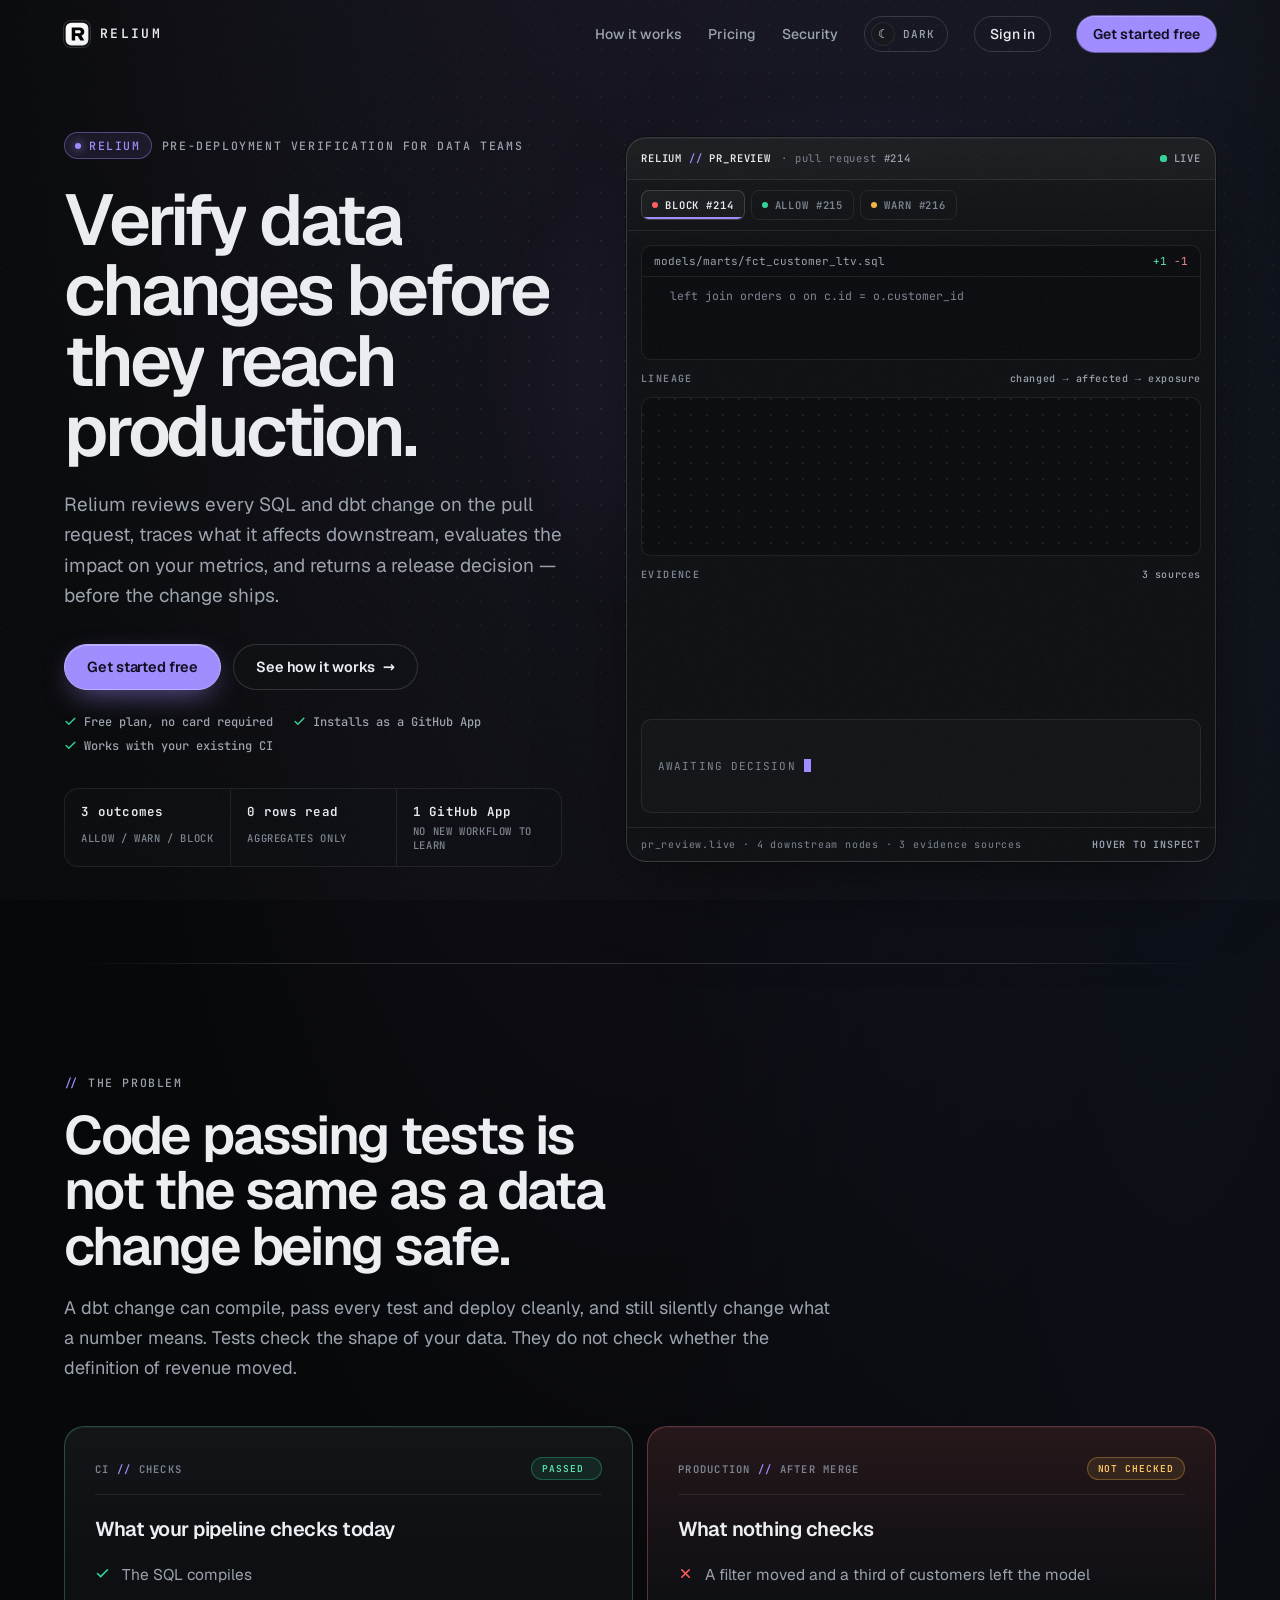
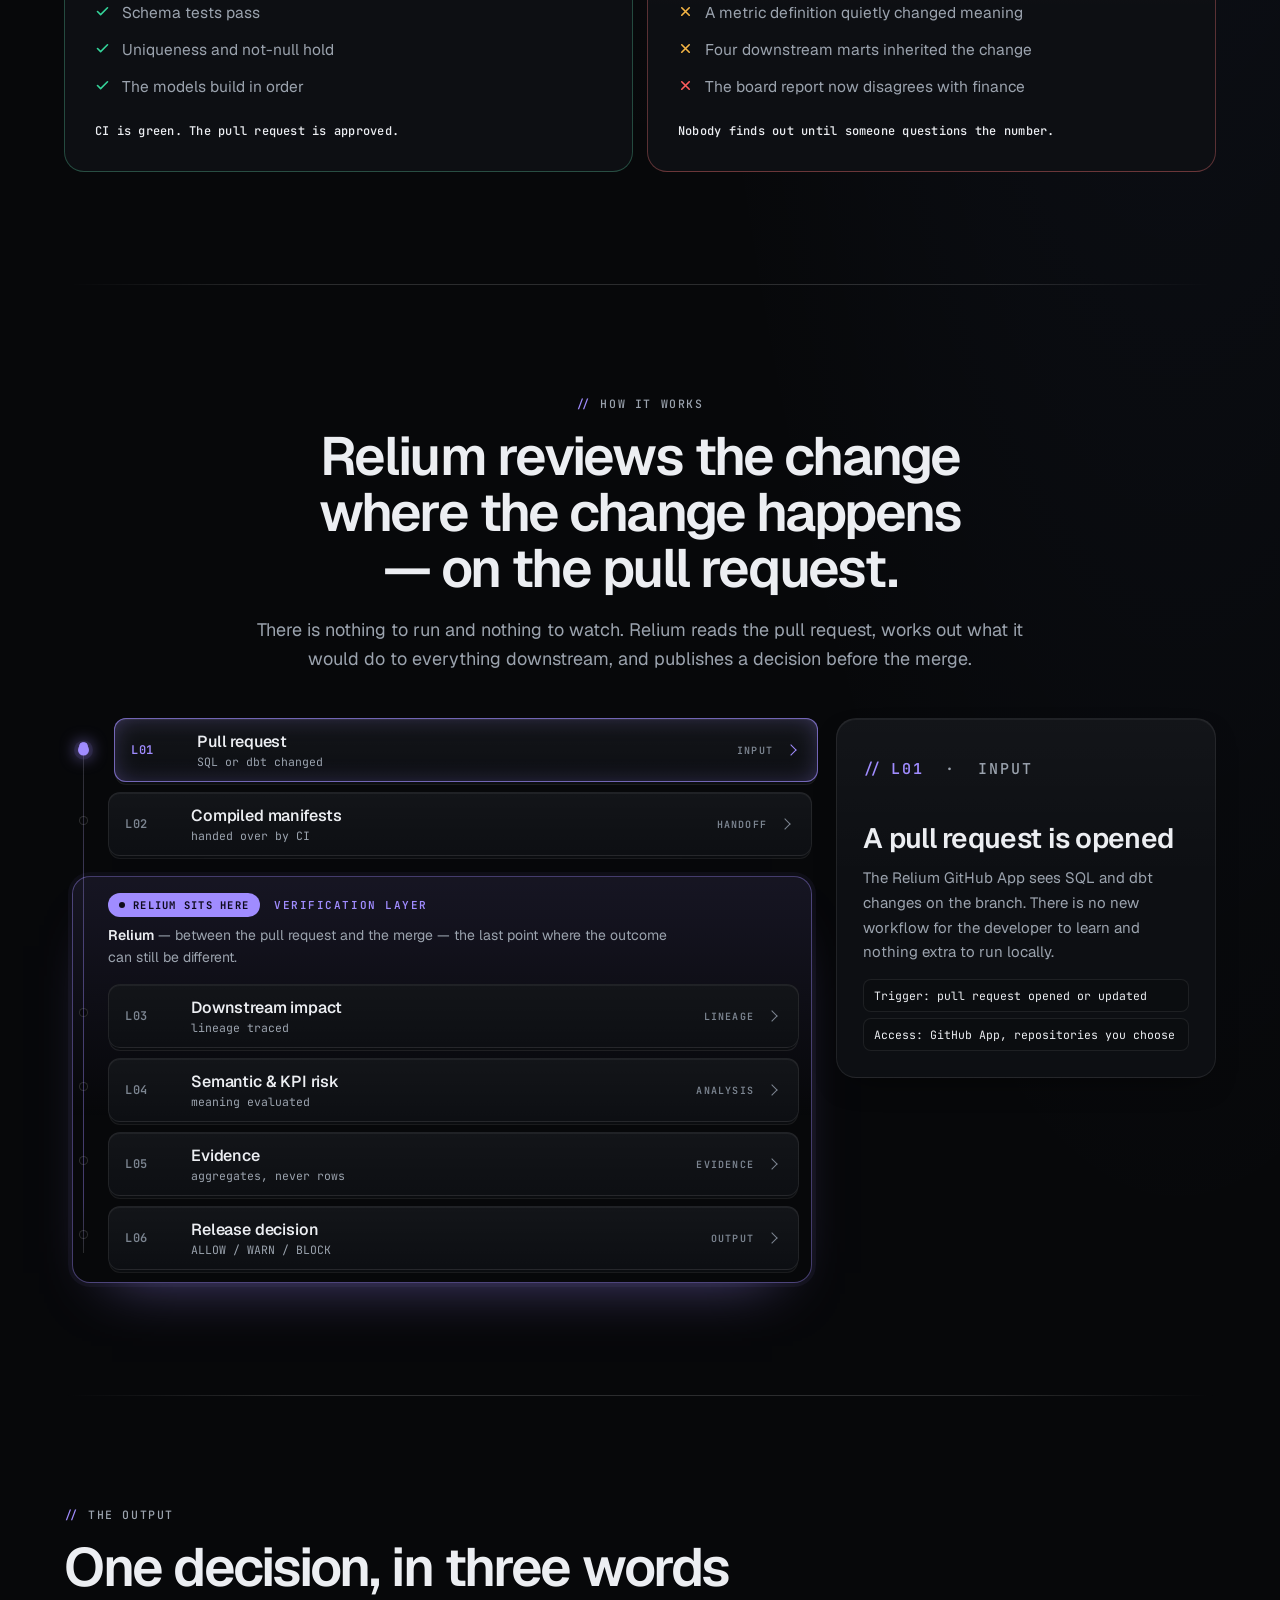
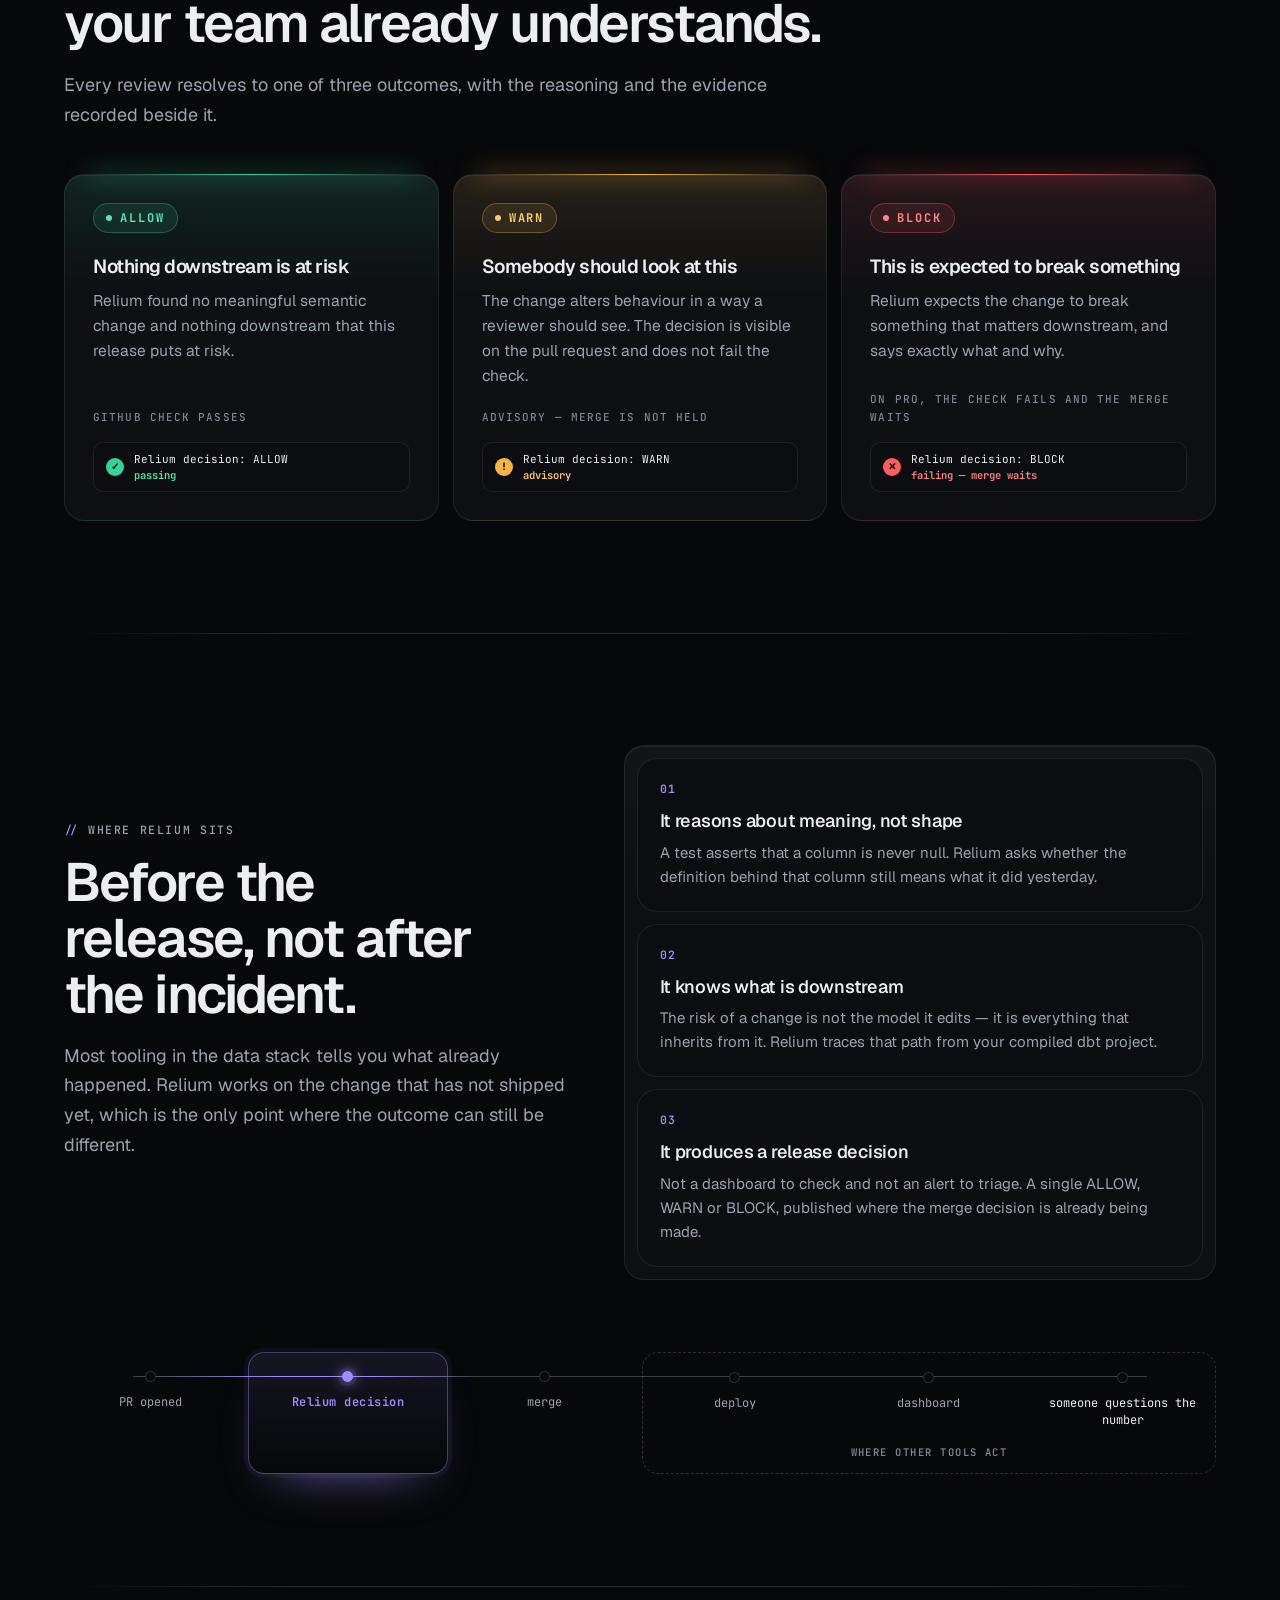
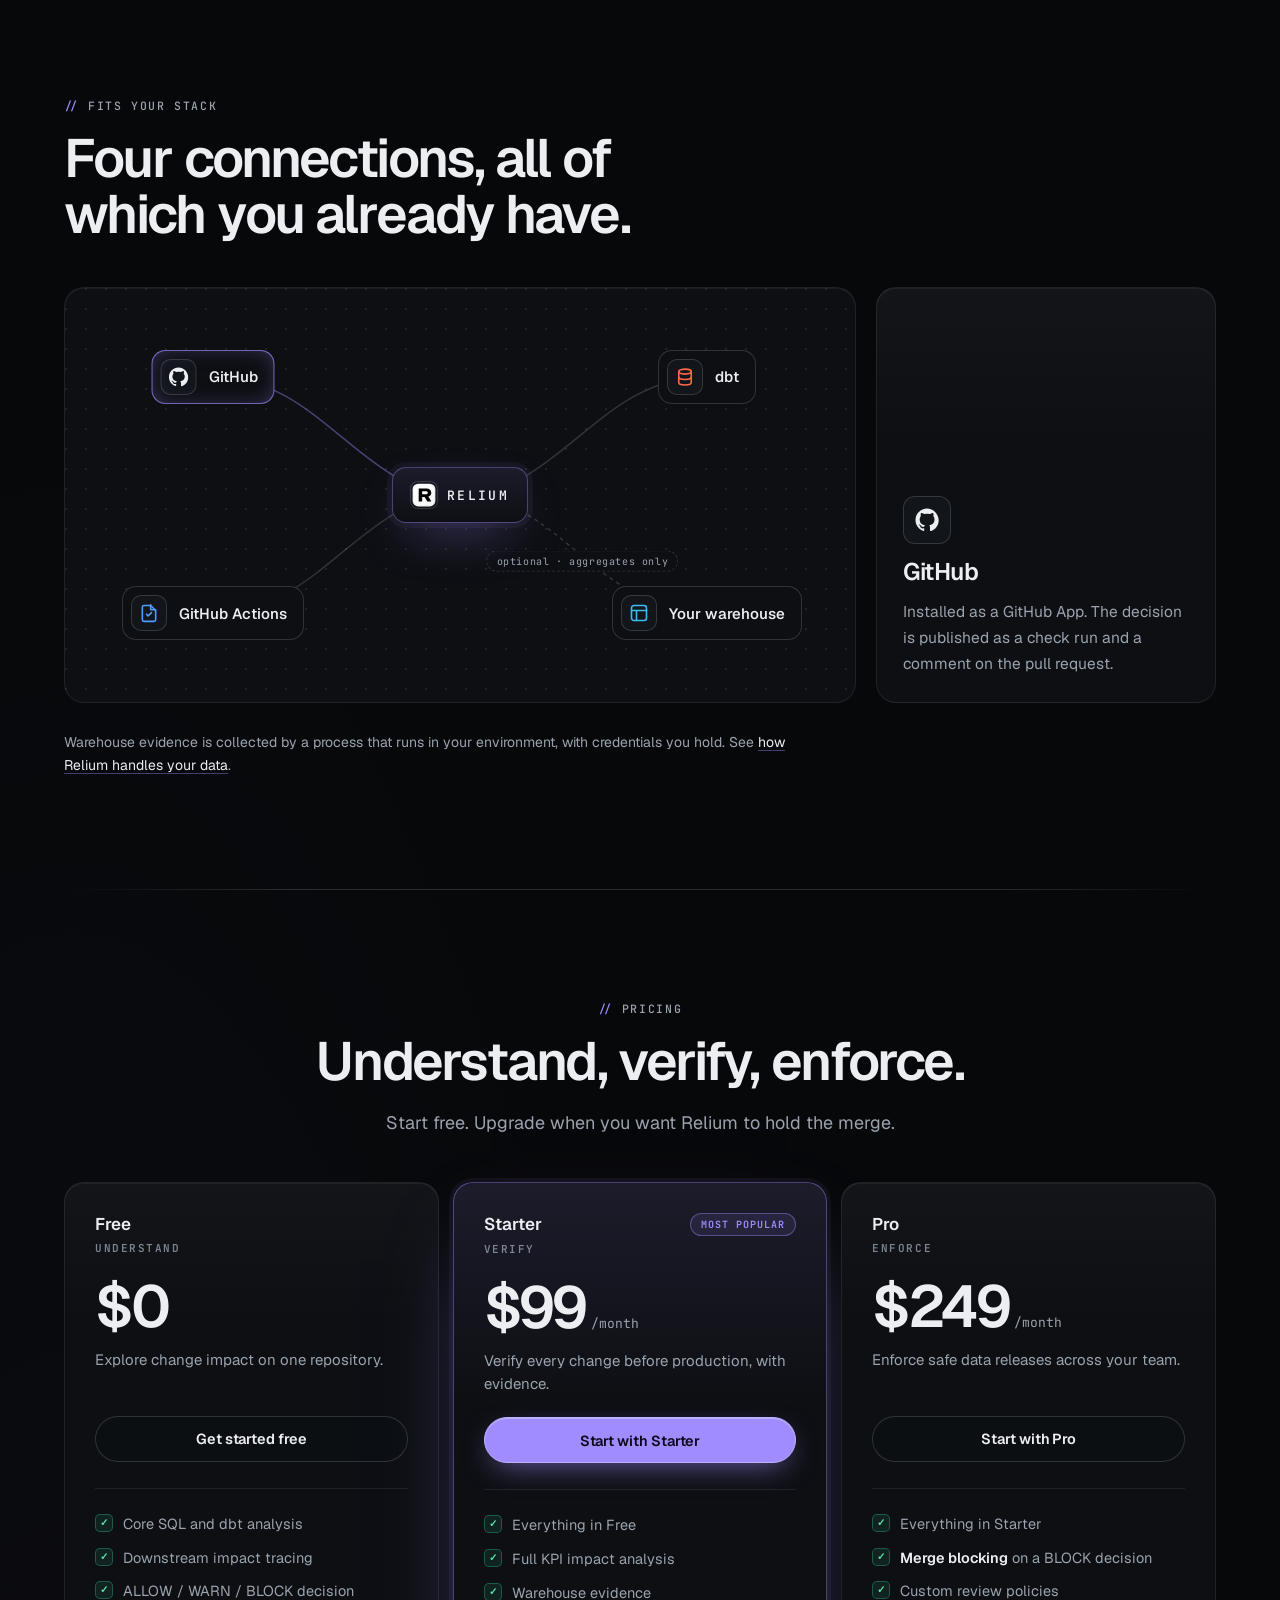
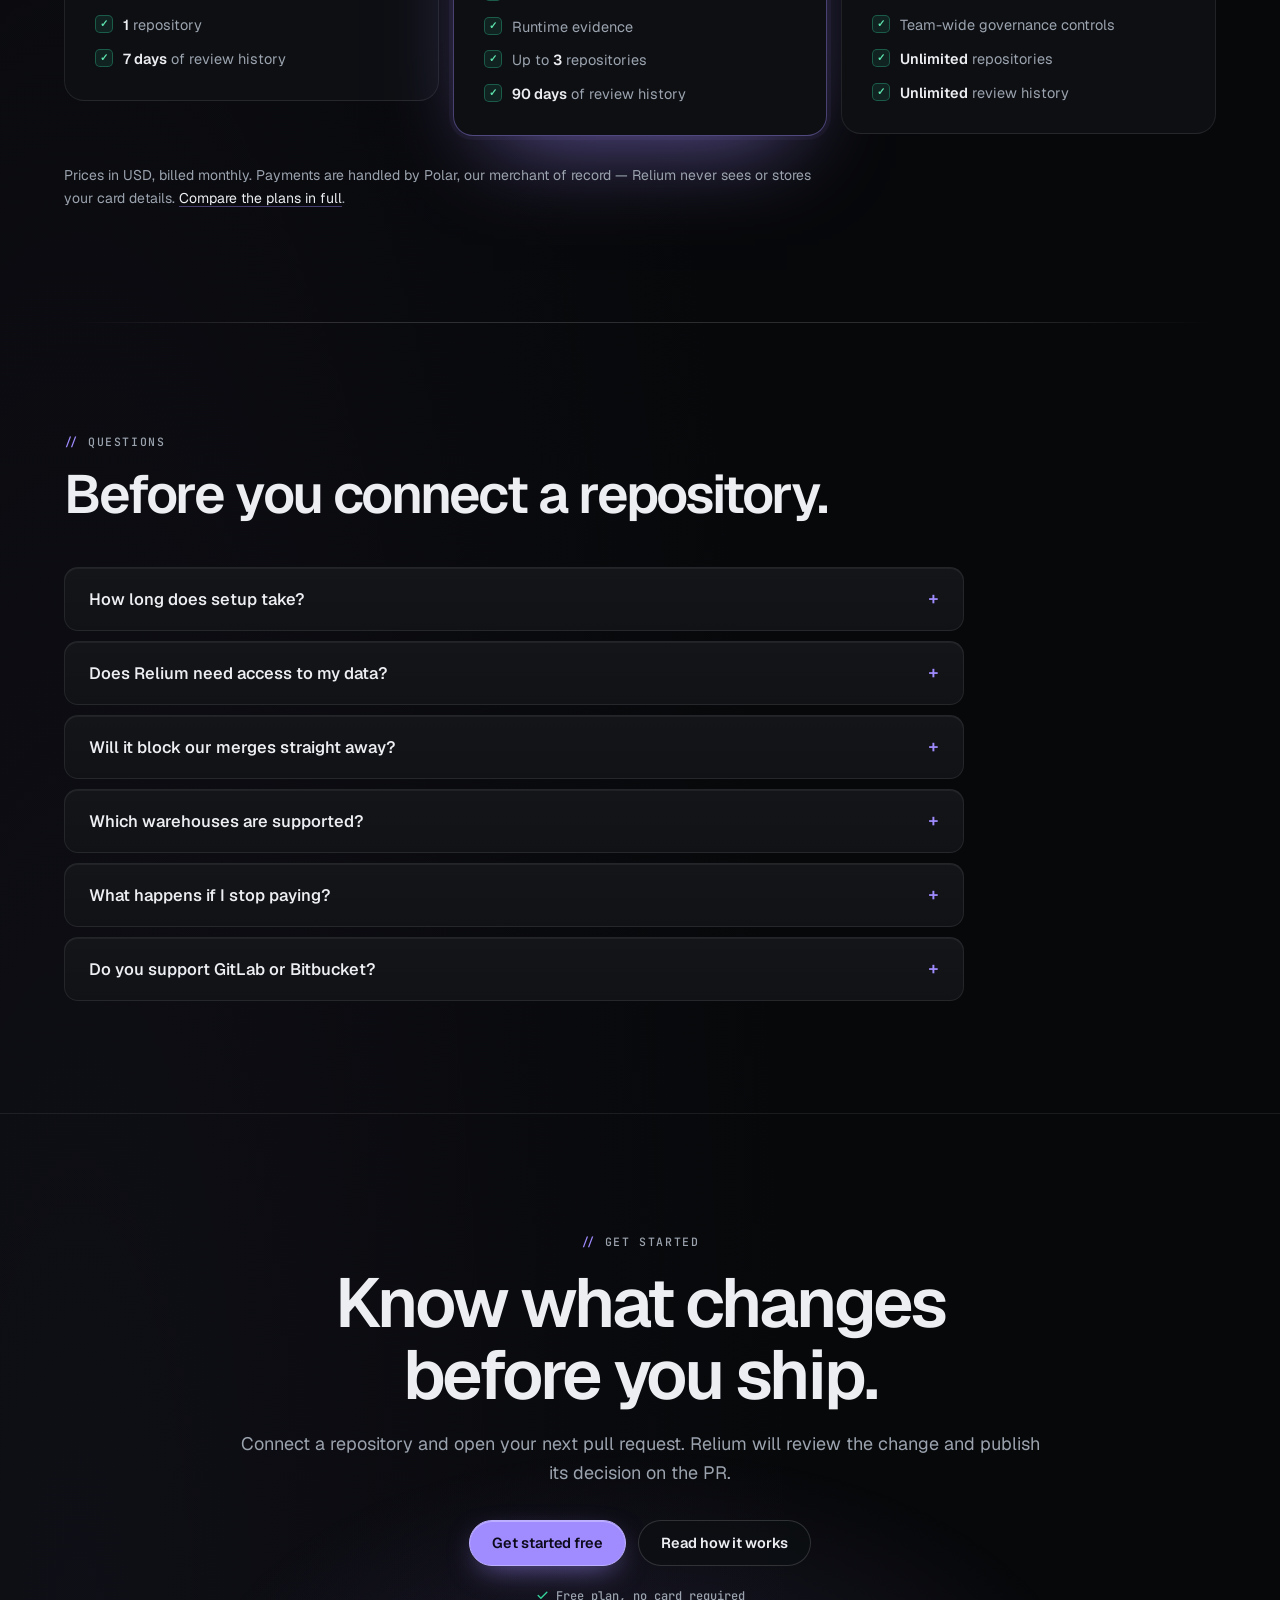
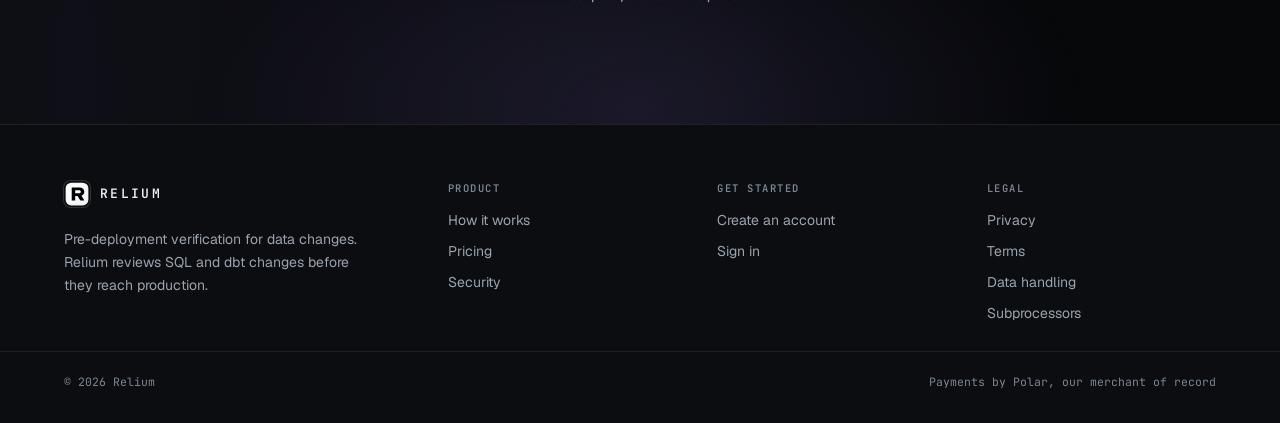
<file: index.html>
<!DOCTYPE html>
<html lang="en">
<head>
<meta charset="UTF-8">
<meta name="viewport" content="width=device-width, initial-scale=1.0">
<title>Relium — Verify data changes before they reach production</title>
<meta name="description" content="Relium reviews SQL and dbt changes on the pull request, traces downstream impact, evaluates semantic and KPI impact, and returns an ALLOW, WARN or BLOCK release decision before the change ships.">
<meta name="color-scheme" content="light dark">
<link rel="canonical" href="https://relium.dev/">
<meta property="og:type" content="website">
<meta property="og:url" content="https://relium.dev/">
<meta property="og:title" content="Relium — Verify data changes before they reach production">
<meta property="og:description" content="Relium reviews SQL and dbt changes on the pull request, traces downstream impact, evaluates semantic and KPI impact, and returns a release decision before the change ships.">
<link rel="preload" href="/fonts/geist-latin-wght-normal.woff2" as="font" type="font/woff2" crossorigin>
<link rel="stylesheet" href="/relium.css">
<link rel="icon" type="image/svg+xml" href="/relium-logo.svg">
</head>
<body>
<a class="skip-link" href="#main">Skip to content</a>

<nav class="site-nav" aria-label="Primary navigation">
  <a class="nav-logo" href="/" aria-label="Relium home">
    <span class="logo-mark"></span>
    RELIUM
  </a>
  <button class="mobile-menu-toggle" type="button" aria-expanded="false" aria-controls="mobile-menu" aria-label="Toggle navigation"><span></span></button>
  <ul class="nav-links">
    <li><a href="/how-it-works">How it works</a></li>
    <li><a href="/pricing">Pricing</a></li>
    <li><a href="/security">Security</a></li>
    <li><button class="theme-toggle" type="button" aria-label="Switch to light mode" aria-pressed="true" data-theme-toggle><span></span><b data-theme-label>Dark</b></button></li>
    <li><a class="nav-signin" href="https://app.relium.dev/onboarding">Sign in</a></li>
    <li><a class="nav-cta" href="https://app.relium.dev/onboarding?start=1">Get started free</a></li>
  </ul>
</nav>

<div class="mobile-menu" id="mobile-menu">
  <a href="/how-it-works">How it works</a>
  <a href="/pricing">Pricing</a>
  <a href="/security">Security</a>
  <button class="theme-toggle theme-toggle-mobile" type="button" aria-label="Switch to light mode" aria-pressed="true" data-theme-toggle><span></span><b data-theme-label>Dark</b></button>
  <a class="mobile-signin" href="https://app.relium.dev/onboarding">Sign in</a>
  <a class="mobile-cta" href="https://app.relium.dev/onboarding?start=1">Get started free</a>
</div>

<main id="main">
  <section class="hero">
    <div class="hero-grid">
      <div class="hero-copy">
        <span class="eyebrow eyebrow-hero"><span class="tag">Relium</span>Pre-deployment verification for data teams</span>
        <h1 class="hero-title"><span class="w"><span style="--i:0">Verify</span></span> <span class="w"><span style="--i:1">data</span></span> <span class="w"><span style="--i:2">changes</span></span> <span class="w"><span style="--i:3">before</span></span> <span class="w"><span style="--i:4">they</span></span> <span class="w"><span style="--i:5">reach</span></span> <span class="w"><span style="--i:6">production.</span></span></h1>
        <p class="hero-subtitle">Relium reviews every SQL and dbt change on the pull request, traces what it affects downstream, evaluates the impact on your metrics, and returns a release decision — before the change ships.</p>
        <div class="actions">
          <a class="btn btn-primary" href="https://app.relium.dev/onboarding?start=1">Get started free</a>
          <a class="btn btn-secondary" href="#pipeline">See how it works <span class="arrow" aria-hidden="true">&rarr;</span></a>
        </div>
        <ul class="hero-proof">
          <li><svg width="13" height="13" viewBox="0 0 24 24" fill="none" stroke="currentColor" stroke-width="2.6" stroke-linecap="round" stroke-linejoin="round" aria-hidden="true"><path d="M20 6 9 17l-5-5"/></svg>Free plan, no card required</li>
          <li><svg width="13" height="13" viewBox="0 0 24 24" fill="none" stroke="currentColor" stroke-width="2.6" stroke-linecap="round" stroke-linejoin="round" aria-hidden="true"><path d="M20 6 9 17l-5-5"/></svg>Installs as a GitHub App</li>
          <li><svg width="13" height="13" viewBox="0 0 24 24" fill="none" stroke="currentColor" stroke-width="2.6" stroke-linecap="round" stroke-linejoin="round" aria-hidden="true"><path d="M20 6 9 17l-5-5"/></svg>Works with your existing CI</li>
        </ul>
        <ul class="stats-strip" aria-label="Relium at a glance">
          <li><b>3 outcomes</b><span>ALLOW / WARN / BLOCK</span></li>
          <li><b>0 rows read</b><span>aggregates only</span></li>
          <li><b>1 GitHub App</b><span>no new workflow to learn</span></li>
        </ul>
      </div>

      <!-- The live review console. Ships in its final BLOCK state so it is
           complete without JavaScript and under prefers-reduced-motion;
           relium-home.js replays it and cycles BLOCK -> ALLOW -> WARN.
           Every label is product vocabulary. No number describes a customer. -->
      <div class="hero-visual">
        <figure class="console ink" id="review-console" data-tone="block">
          <div class="console-bar">
            <span class="console-title">RELIUM <i>//</i> PR_REVIEW</span>
            <span class="console-pr">&middot; <span class="lbl">pull request </span><b data-c="pr">#214</b></span>
            <span class="console-live"><span class="live-dot" aria-hidden="true"></span><span class="label-live">LIVE</span><span class="label-paused">PAUSED</span></span>
          </div>
          <div class="console-tabs" role="group" aria-label="Example reviews">
            <button class="console-tab" type="button" data-scenario="0" data-tone="block" aria-pressed="true"><span class="dot" aria-hidden="true"></span>BLOCK<span class="sr-only">, pull request</span> #214<span class="progress" aria-hidden="true"></span></button>
            <button class="console-tab" type="button" data-scenario="1" data-tone="allow" aria-pressed="false"><span class="dot" aria-hidden="true"></span>ALLOW<span class="sr-only">, pull request</span> #215<span class="progress" aria-hidden="true"></span></button>
            <button class="console-tab" type="button" data-scenario="2" data-tone="warn" aria-pressed="false"><span class="dot" aria-hidden="true"></span>WARN<span class="sr-only">, pull request</span> #216<span class="progress" aria-hidden="true"></span></button>
          </div>
          <div class="console-body" data-c="body">
            <div class="console-diff" aria-hidden="true">
              <div class="console-file"><span data-c="file">models/marts/fct_customer_ltv.sql</span><span class="stat" data-c="stat"><span class="a">+1</span> <span class="d">&minus;1</span></span></div>
              <div class="diff-lines" data-c="diff"><span class="ln ctx" style="--n:42"><span class="g"> </span><span class="tx">left join orders o on c.id = o.customer_id</span></span><span class="ln del" style="--n:28"><span class="g">-</span><span class="tx">  and o.status = 'completed'</span></span><span class="ln add" style="--n:28"><span class="g">+</span><span class="tx">where o.status = 'completed'</span></span></div>
              <span class="scanline"></span>
            </div>
            <div class="console-label"><span>Lineage</span><b data-c="lineage-meta">changed &rarr; affected &rarr; exposure</b></div>
            <div class="lineage" data-c="lineage" data-layout="h">
              <svg viewBox="0 0 600 170" preserveAspectRatio="none" aria-hidden="true" focusable="false"><path class="edge" data-tone="block" data-edge="0" pathLength="1" d="M90 85 C195 85 195 42 300 42"/><path class="edge-flow" data-edge="0" pathLength="1" d="M90 85 C195 85 195 42 300 42"/><path class="edge" data-tone="warn" data-edge="1" pathLength="1" d="M90 85 C195 85 195 128 300 128"/><path class="edge-flow" data-edge="1" pathLength="1" d="M90 85 C195 85 195 128 300 128"/><path class="edge" data-tone="warn" data-edge="2" pathLength="1" d="M300 42 C405 42 405 85 510 85"/><path class="edge-flow" data-edge="2" pathLength="1" d="M300 42 C405 42 405 85 510 85"/><path class="edge" data-tone="warn" data-edge="3" pathLength="1" d="M300 128 C405 128 405 85 510 85"/><path class="edge-flow" data-edge="3" pathLength="1" d="M300 128 C405 128 405 85 510 85"/></svg>
              <button class="node" type="button" data-node="0" data-tone="block" style="left:15%;top:50%"><span class="nm">fct_customer_ltv</span><span class="kd">changed</span></button>
              <button class="node" type="button" data-node="1" data-tone="block" style="left:50%;top:24.71%"><span class="nm">mart_revenue_daily</span><span class="kd">affected</span></button>
              <button class="node" type="button" data-node="2" data-tone="warn" style="left:50%;top:75.29%"><span class="nm">mart_retention</span><span class="kd">affected</span></button>
              <button class="node" type="button" data-node="3" data-tone="warn" style="left:85%;top:50%"><span class="nm">exec_dashboard</span><span class="kd">exposure</span></button>
            </div>
            <div class="console-label"><span>Evidence</span><b>3 sources</b></div>
            <ul class="evidence" data-c="evidence">
              <li><button class="evidence-row" type="button" data-row="0"><span class="src">dbt manifest</span><span class="what">compiled lineage for both commits</span><span class="pill">4 nodes</span></button></li>
              <li><button class="evidence-row" type="button" data-row="1"><span class="src">Semantic diff</span><span class="what">join semantics changed</span><span class="pill" data-tone="block">flagged</span></button></li>
              <li><button class="evidence-row" type="button" data-row="2"><span class="src">Warehouse metadata</span><span class="what">row counts and null rates</span><span class="pill">aggregates</span></button></li>
            </ul>
            <div class="decision" data-c="decision" data-tone="block">
              <span class="stamp">BLOCK</span>
              <div class="decision-copy"><p class="t">A filter in the WHERE clause turns this LEFT JOIN into an inner join</p><span class="pill" data-tone="block">Merge held</span></div>
              <span class="decision-wait" aria-hidden="true">AWAITING DECISION</span>
            </div>
          </div>
          <div class="console-foot"><span data-c="foot">pr_review.live &middot; 4 downstream nodes &middot; 3 evidence sources</span><span class="hint"><span class="hint-hover">HOVER TO INSPECT</span><span class="hint-touch">TAP TO INSPECT</span></span></div>
          <div class="console-tip" id="console-tip" role="tooltip" hidden></div>
          <figcaption class="sr-only">Example Relium reviews, shown as an animated console. Pull request #214 moves a filter on orders out of the LEFT JOIN condition and into the WHERE clause, which turns the join into an inner join; fct_customer_ltv, mart_revenue_daily, mart_retention and the exec_dashboard exposure are affected, and the decision is BLOCK — merge held. Pull request #215 adds a column to stg_customers that nothing downstream reads; the decision is ALLOW and the check passes. Pull request #216 changes mart_revenue_daily to bucket orders by UTC day; the decision is WARN, advisory, and the merge is not held. Focus a lineage node or evidence row for an explanation; the animation pauses while you do.</figcaption>
        </figure>
      </div>
    </div>
  </section>

  <section class="section problem-section" id="problem">
    <div class="section-heading reveal">
      <span class="eyebrow">The problem</span>
      <h2>Code passing tests is not the same as a data change being safe.</h2>
      <p>A dbt change can compile, pass every test and deploy cleanly, and still silently change what a number means. Tests check the shape of your data. They do not check whether the definition of revenue moved.</p>
    </div>
    <div class="contrast reveal" data-play>
      <div class="contrast-panel" data-tone="pass">
        <div class="panel-bar" aria-hidden="true"><span>ci <i>//</i> checks</span><span class="pill run-state" data-tone="allow"><span class="s-run">running</span><span class="s-done">passed</span></span></div>
        <h3>What your pipeline checks today</h3>
        <ul class="contrast-list">
          <li class="pass" style="--i:0"><span class="pending" aria-hidden="true"></span><svg width="15" height="15" viewBox="0 0 24 24" fill="none" stroke="currentColor" stroke-width="2.6" stroke-linecap="round" stroke-linejoin="round" aria-hidden="true"><path d="M20 6 9 17l-5-5"/></svg><span>The SQL compiles</span></li>
          <li class="pass" style="--i:1"><span class="pending" aria-hidden="true"></span><svg width="15" height="15" viewBox="0 0 24 24" fill="none" stroke="currentColor" stroke-width="2.6" stroke-linecap="round" stroke-linejoin="round" aria-hidden="true"><path d="M20 6 9 17l-5-5"/></svg><span>Schema tests pass</span></li>
          <li class="pass" style="--i:2"><span class="pending" aria-hidden="true"></span><svg width="15" height="15" viewBox="0 0 24 24" fill="none" stroke="currentColor" stroke-width="2.6" stroke-linecap="round" stroke-linejoin="round" aria-hidden="true"><path d="M20 6 9 17l-5-5"/></svg><span>Uniqueness and not-null hold</span></li>
          <li class="pass" style="--i:3"><span class="pending" aria-hidden="true"></span><svg width="15" height="15" viewBox="0 0 24 24" fill="none" stroke="currentColor" stroke-width="2.6" stroke-linecap="round" stroke-linejoin="round" aria-hidden="true"><path d="M20 6 9 17l-5-5"/></svg><span>The models build in order</span></li>
        </ul>
        <p class="contrast-verdict">CI is green. The pull request is approved.</p>
      </div>
      <div class="contrast-panel" data-tone="fail">
        <div class="panel-bar" aria-hidden="true"><span>production <i>//</i> after merge</span><span class="pill" data-tone="warn">not checked</span></div>
        <h3>What nothing checks</h3>
        <ul class="contrast-list">
          <li class="fail" data-tone="block" style="--i:0"><svg width="15" height="15" viewBox="0 0 24 24" fill="none" stroke="currentColor" stroke-width="2.6" stroke-linecap="round" stroke-linejoin="round" aria-hidden="true"><path d="M18 6 6 18M6 6l12 12"/></svg><span>A filter moved and a third of customers left the model</span></li>
          <li class="fail" data-tone="warn" style="--i:1"><svg width="15" height="15" viewBox="0 0 24 24" fill="none" stroke="currentColor" stroke-width="2.6" stroke-linecap="round" stroke-linejoin="round" aria-hidden="true"><path d="M18 6 6 18M6 6l12 12"/></svg><span>A metric definition quietly changed meaning</span></li>
          <li class="fail" data-tone="warn" style="--i:2"><svg width="15" height="15" viewBox="0 0 24 24" fill="none" stroke="currentColor" stroke-width="2.6" stroke-linecap="round" stroke-linejoin="round" aria-hidden="true"><path d="M18 6 6 18M6 6l12 12"/></svg><span>Four downstream marts inherited the change</span></li>
          <li class="fail" data-tone="block" style="--i:3"><svg width="15" height="15" viewBox="0 0 24 24" fill="none" stroke="currentColor" stroke-width="2.6" stroke-linecap="round" stroke-linejoin="round" aria-hidden="true"><path d="M18 6 6 18M6 6l12 12"/></svg><span>The board report now disagrees with finance</span></li>
        </ul>
        <p class="contrast-verdict">Nobody finds out until someone questions the number.</p>
      </div>
    </div>
  </section>

  <section class="section pipeline-section" id="pipeline">
    <div class="section-heading centered reveal">
      <span class="eyebrow">How it works</span>
      <h2>Relium reviews the change where the change happens — on the pull request.</h2>
      <p>There is nothing to run and nothing to watch. Relium reads the pull request, works out what it would do to everything downstream, and publishes a decision before the merge.</p>
    </div>
    <div class="stack-wrap reveal">
      <div class="stack" data-stack>
        <span class="stack-rail" aria-hidden="true"></span>
        <span class="stack-packet" aria-hidden="true"></span>
        <ol class="stack-layers" aria-label="The six layers of a Relium review">
          <li class="layer" data-step="pr" data-kicker="Input">
            <button class="layer-head" type="button" aria-expanded="false" aria-controls="layer-01-detail">
              <span class="layer-id">L01</span>
              <span class="layer-name"><strong>Pull request</strong><small>SQL or dbt changed</small></span>
              <span class="layer-kicker">Input</span>
              <span class="layer-chev" aria-hidden="true"></span>
            </button>
            <div class="layer-detail" id="layer-01-detail">
              <h3>A pull request is opened</h3>
              <p>The Relium GitHub App sees SQL and dbt changes on the branch. There is no new workflow for the developer to learn and nothing extra to run locally.</p>
              <ul class="layer-facts"><li>Trigger: pull request opened or updated</li><li>Access: GitHub App, repositories you choose</li></ul>
            </div>
          </li>
          <li class="layer" data-step="manifest" data-kicker="Handoff">
            <button class="layer-head" type="button" aria-expanded="false" aria-controls="layer-02-detail">
              <span class="layer-id">L02</span>
              <span class="layer-name"><strong>Compiled manifests</strong><small>handed over by CI</small></span>
              <span class="layer-kicker">Handoff</span>
              <span class="layer-chev" aria-hidden="true"></span>
            </button>
            <div class="layer-detail" id="layer-02-detail">
              <h3>Your CI hands over the compiled manifests</h3>
              <p>A short GitHub Actions step submits the dbt manifest for the base and head commits, so Relium reasons about the compiled project rather than guessing from the diff.</p>
              <ul class="layer-facts"><li>Input: manifest.json, base and head</li><li>Auth: one repository secret</li></ul>
            </div>
          </li>
          <li class="stack-zone">
            <div class="zone-head">
              <em class="zone-tag">Relium sits here</em>
              <span class="zone-label">Verification layer</span>
              <span class="pill zone-badge" data-tone="accent" aria-hidden="true">Decision returned</span>
              <p><strong>Relium</strong> — between the pull request and the merge — the last point where the outcome can still be different.</p>
            </div>
            <ol class="zone-layers">
              <li class="layer" data-step="impact" data-kicker="Lineage">
                <button class="layer-head" type="button" aria-expanded="false" aria-controls="layer-03-detail">
                  <span class="layer-id">L03</span>
                  <span class="layer-name"><strong>Downstream impact</strong><small>lineage traced</small></span>
                  <span class="layer-kicker">Lineage</span>
                  <span class="layer-chev" aria-hidden="true"></span>
                </button>
                <div class="layer-detail" id="layer-03-detail">
                  <h3>Relium traces the downstream impact</h3>
                  <p>Which models, sources, metrics and exposures depend on what changed — read from your own compiled lineage, not inferred from file names.</p>
                  <ul class="layer-facts"><li>Source: your dbt lineage</li><li>Covers: models, metrics, exposures</li></ul>
                </div>
              </li>
              <li class="layer" data-step="semantic" data-kicker="Analysis">
                <button class="layer-head" type="button" aria-expanded="false" aria-controls="layer-04-detail">
                  <span class="layer-id">L04</span>
                  <span class="layer-name"><strong>Semantic &amp; KPI risk</strong><small>meaning evaluated</small></span>
                  <span class="layer-kicker">Analysis</span>
                  <span class="layer-chev" aria-hidden="true"></span>
                </button>
                <div class="layer-detail" id="layer-04-detail">
                  <h3>It evaluates the semantic and KPI risk</h3>
                  <p>Join semantics, filter placement, null handling, cardinality, contract breaks, and changes to the definitions your metrics are built on.</p>
                  <ul class="layer-facts"><li>Checks meaning, not shape</li><li>Signal: semantic diff between commits</li></ul>
                </div>
              </li>
              <li class="layer" data-step="evidence" data-kicker="Evidence">
                <button class="layer-head" type="button" aria-expanded="false" aria-controls="layer-05-detail">
                  <span class="layer-id">L05</span>
                  <span class="layer-name"><strong>Evidence</strong><small>aggregates, never rows</small></span>
                  <span class="layer-kicker">Evidence</span>
                  <span class="layer-chev" aria-hidden="true"></span>
                </button>
                <div class="layer-detail" id="layer-05-detail">
                  <h3>Warehouse evidence is considered where available</h3>
                  <p>A collector you run, with your own read-only credentials, submits aggregate metadata — row counts, null rates, duplicate keys, freshness. Never rows.</p>
                  <ul class="layer-facts"><li>Aggregate metadata only</li><li>Runs in your environment</li></ul>
                </div>
              </li>
              <li class="layer" data-step="decision" data-kicker="Output">
                <button class="layer-head" type="button" aria-expanded="false" aria-controls="layer-06-detail">
                  <span class="layer-id">L06</span>
                  <span class="layer-name"><strong>Release decision</strong><small>ALLOW / WARN / BLOCK</small></span>
                  <span class="layer-kicker">Output</span>
                  <span class="layer-chev" aria-hidden="true"></span>
                </button>
                <div class="layer-detail" id="layer-06-detail">
                  <h3>The decision is published on the pull request</h3>
                  <p>One check run and one comment, with the reasoning and the evidence behind it. On Pro, a blocking decision can fail the check and hold the merge.</p>
                  <ul class="layer-facts"><li>Decision: ALLOW / WARN / BLOCK</li><li>Published: GitHub check and comment</li></ul>
                </div>
              </li>
            </ol>
          </li>
        </ol>
      </div>
      <aside class="stack-inspector" aria-hidden="true">
        <p class="eyebrow"><b data-inspector-id>L01</b>&nbsp;&middot;&nbsp;<span data-inspector-kicker>Input</span></p>
        <div class="inspector-content" data-inspector-content></div>
      </aside>
    </div>
  </section>

  <section class="section decisions-section" id="decisions">
    <div class="section-heading reveal">
      <span class="eyebrow">The output</span>
      <h2>One decision, in three words your team already understands.</h2>
      <p>Every review resolves to one of three outcomes, with the reasoning and the evidence recorded beside it.</p>
    </div>
    <div class="verdict-grid">
      <article class="verdict-card reveal" data-tone="allow">
        <span class="verdict-tag">ALLOW</span>
        <h3>Nothing downstream is at risk</h3>
        <p>Relium found no meaningful semantic change and nothing downstream that this release puts at risk.</p>
        <p class="verdict-check">GitHub check passes</p>
        <div class="check-run" data-tone="allow"><span class="cr-icon" aria-hidden="true">&#10003;</span><span class="cr-name">Relium decision: ALLOW</span><span class="cr-state">passing</span></div>
      </article>
      <article class="verdict-card reveal" data-tone="warn">
        <span class="verdict-tag">WARN</span>
        <h3>Somebody should look at this</h3>
        <p>The change alters behaviour in a way a reviewer should see. The decision is visible on the pull request and does not fail the check.</p>
        <p class="verdict-check">Advisory — merge is not held</p>
        <div class="check-run" data-tone="warn"><span class="cr-icon" aria-hidden="true">!</span><span class="cr-name">Relium decision: WARN</span><span class="cr-state">advisory</span></div>
      </article>
      <article class="verdict-card reveal" data-tone="block">
        <span class="verdict-tag">BLOCK</span>
        <h3>This is expected to break something</h3>
        <p>Relium expects the change to break something that matters downstream, and says exactly what and why.</p>
        <p class="verdict-check">On Pro, the check fails and the merge waits</p>
        <div class="check-run" data-tone="block"><span class="cr-icon" aria-hidden="true">&#10005;</span><span class="cr-name">Relium decision: BLOCK</span><span class="cr-state">failing — merge waits</span></div>
      </article>
    </div>
  </section>

  <section class="section chart-section" id="different">
    <div class="split-section">
      <div class="section-heading reveal">
        <span class="eyebrow">Where Relium sits</span>
        <h2>Before the release, not after the incident.</h2>
        <p>Most tooling in the data stack tells you what already happened. Relium works on the change that has not shipped yet, which is the only point where the outcome can still be different.</p>
      </div>
      <div class="relium-impact-chart reveal" aria-label="What makes Relium different">
        <article class="capability-card">
          <span>01</span>
          <strong>It reasons about meaning, not shape</strong>
          <p>A test asserts that a column is never null. Relium asks whether the definition behind that column still means what it did yesterday.</p>
        </article>
        <article class="capability-card">
          <span>02</span>
          <strong>It knows what is downstream</strong>
          <p>The risk of a change is not the model it edits — it is everything that inherits from it. Relium traces that path from your compiled dbt project.</p>
        </article>
        <article class="capability-card">
          <span>03</span>
          <strong>It produces a release decision</strong>
          <p>Not a dashboard to check and not an alert to triage. A single ALLOW, WARN or BLOCK, published where the merge decision is already being made.</p>
        </article>
      </div>
    </div>
    <div class="timeline reveal" data-play>
      <ol class="tl" aria-label="Where a data change goes after the pull request">
        <li class="tl-step" style="--i:0"><span class="tl-dot" aria-hidden="true"></span><span class="tl-label">PR opened</span></li>
        <li class="tl-step tl-relium" style="--i:1"><span class="tl-dot" aria-hidden="true"></span><span class="tl-label">Relium decision</span></li>
        <li class="tl-step" style="--i:2"><span class="tl-dot" aria-hidden="true"></span><span class="tl-label">merge</span></li>
        <li class="tl-after">
          <ol>
            <li class="tl-step" style="--i:3"><span class="tl-dot" aria-hidden="true"></span><span class="tl-label">deploy</span></li>
            <li class="tl-step" style="--i:4"><span class="tl-dot" aria-hidden="true"></span><span class="tl-label">dashboard</span></li>
            <li class="tl-step tl-incident" style="--i:5"><span class="tl-dot" aria-hidden="true"></span><span class="tl-label">someone questions the number</span></li>
          </ol>
          <span class="tl-after-label">where other tools act</span>
        </li>
      </ol>
      <span class="tl-line" aria-hidden="true"></span>
    </div>
  </section>

  <section class="section integrations-section" id="connects">
    <div class="section-heading reveal">
      <span class="eyebrow">Fits your stack</span>
      <h2>Four connections, all of which you already have.</h2>
    </div>
    <div class="connect reveal" data-connect>
      <div class="connect-map">
        <svg class="connect-svg" viewBox="0 0 800 420" preserveAspectRatio="none" aria-hidden="true" focusable="false">
          <path class="c-edge" data-to="github" pathLength="1" d="M400 210 C300 210 260 90 150 90"/>
          <path class="c-edge" data-to="dbt" pathLength="1" d="M400 210 C500 210 540 90 650 90"/>
          <path class="c-edge" data-to="ci" pathLength="1" d="M400 210 C300 210 260 330 150 330"/>
          <path class="c-edge c-edge-optional" data-to="warehouse" pathLength="1" d="M400 210 C500 210 540 330 650 330"/>
          <path class="c-flow" pathLength="1" d="M150 90 C260 90 300 210 400 210"/>
          <path class="c-flow" pathLength="1" d="M650 90 C540 90 500 210 400 210"/>
          <path class="c-flow" pathLength="1" d="M150 330 C260 330 300 210 400 210"/>
          <path class="c-flow c-flow-optional" pathLength="1" d="M650 330 C540 330 500 210 400 210"/>
        </svg>
        <div class="connect-hub" aria-hidden="true"><span class="logo-mark"></span><b>RELIUM</b></div>
        <span class="connect-edge-label" aria-hidden="true">optional · aggregates only</span>
        <ul class="connect-nodes">
          <li class="connect-node" data-node="github">
            <button class="connect-btn" type="button" aria-controls="connect-github"><span class="integration-logo logo-github"> <svg viewBox="0 0 24 24" fill="currentColor" aria-hidden="true"><path d="M12 .5C5.7.5.5 5.7.5 12c0 5.1 3.3 9.4 7.9 10.9.6.1.8-.2.8-.6v-2c-3.2.7-3.9-1.5-3.9-1.5-.5-1.3-1.3-1.7-1.3-1.7-1-.7.1-.7.1-.7 1.2.1 1.8 1.2 1.8 1.2 1 1.8 2.7 1.3 3.4 1 .1-.8.4-1.3.7-1.6-2.6-.3-5.3-1.3-5.3-5.8 0-1.3.5-2.3 1.2-3.2-.1-.3-.5-1.5.1-3.1 0 0 1-.3 3.2 1.2a11 11 0 0 1 5.8 0c2.2-1.5 3.2-1.2 3.2-1.2.6 1.6.2 2.8.1 3.1.8.9 1.2 1.9 1.2 3.2 0 4.5-2.7 5.5-5.3 5.8.4.4.8 1.1.8 2.2v3.3c0 .4.2.7.8.6 4.6-1.5 7.9-5.8 7.9-10.9C23.5 5.7 18.3.5 12 .5z"/></svg> </span><strong>GitHub</strong></button>
            <p class="connect-text" id="connect-github">Installed as a GitHub App. The decision is published as a check run and a comment on the pull request.</p>
          </li>
          <li class="connect-node" data-node="dbt">
            <button class="connect-btn" type="button" aria-controls="connect-dbt"><span class="integration-logo logo-dbt"> <svg viewBox="0 0 24 24" fill="none" stroke="currentColor" stroke-width="1.9" stroke-linecap="round" stroke-linejoin="round" aria-hidden="true"><ellipse cx="12" cy="5.5" rx="7.5" ry="3"/><path d="M4.5 5.5v13c0 1.7 3.4 3 7.5 3s7.5-1.3 7.5-3v-13"/><path d="M4.5 12c0 1.7 3.4 3 7.5 3s7.5-1.3 7.5-3"/></svg> </span><strong>dbt</strong></button>
            <p class="connect-text" id="connect-dbt">Relium reads your compiled manifest, so lineage, tests, exposures and contracts come from your own project.</p>
          </li>
          <li class="connect-node" data-node="ci">
            <button class="connect-btn" type="button" aria-controls="connect-ci"><span class="integration-logo logo-ci"> <svg viewBox="0 0 24 24" fill="none" stroke="currentColor" stroke-width="1.9" stroke-linecap="round" stroke-linejoin="round" aria-hidden="true"><path d="M14 2v6h6"/><path d="M4 5a2 2 0 0 1 2-2h8l6 6v11a2 2 0 0 1-2 2H6a2 2 0 0 1-2-2z"/><path d="m9 13.5 2 2 4-4"/></svg> </span><strong>GitHub Actions</strong></button>
            <p class="connect-text" id="connect-ci">One workflow step submits the base and head manifests. Relium shows you the exact file to copy.</p>
          </li>
          <li class="connect-node" data-node="warehouse">
            <button class="connect-btn" type="button" aria-controls="connect-warehouse"><span class="integration-logo logo-warehouse"> <svg viewBox="0 0 24 24" fill="none" stroke="currentColor" stroke-width="1.9" stroke-linecap="round" stroke-linejoin="round" aria-hidden="true"><rect x="3" y="3" width="18" height="18" rx="3"/><path d="M3 9h18M9 9v12"/></svg> </span><strong>Your warehouse</strong></button>
            <span class="pill connect-optional" data-tone="accent">optional · aggregates only</span>
            <p class="connect-text" id="connect-warehouse">Optional. A collector you run with your own read-only credentials submits aggregate metadata — never rows.</p>
          </li>
        </ul>
      </div>
      <aside class="connect-inspector" aria-hidden="true">
        <span class="connect-inspector-logo" data-ci-logo></span>
        <strong data-ci-name></strong>
        <p data-ci-text></p>
      </aside>
    </div>
    <p class="pricing-note reveal">Warehouse evidence is collected by a process that runs in your environment, with credentials you hold. See <a href="/security">how Relium handles your data</a>.</p>
  </section>

  <section class="section pricing-section" id="pricing">
    <div class="section-heading centered reveal">
      <span class="eyebrow">Pricing</span>
      <h2>Understand, verify, enforce.</h2>
      <p>Start free. Upgrade when you want Relium to hold the merge.</p>
    </div>
    <div class="plans reveal">
      <div class="plan">
        <div class="plan-top"><span class="plan-name">Free</span></div>
        <p class="plan-tier">Understand</p>
        <div class="plan-price"><span class="plan-amount">$0</span></div>
        <p class="plan-headline">Explore change impact on one repository.</p>
        <a class="btn btn-secondary btn-block" href="https://app.relium.dev/onboarding?start=1">Get started free</a>
        <ul class="plan-features">
          <li><svg width="14" height="14" viewBox="0 0 24 24" fill="none" stroke="currentColor" stroke-width="2.6" stroke-linecap="round" stroke-linejoin="round" aria-hidden="true"><path d="M20 6 9 17l-5-5"/></svg><span>Core SQL and dbt analysis</span></li>
          <li><svg width="14" height="14" viewBox="0 0 24 24" fill="none" stroke="currentColor" stroke-width="2.6" stroke-linecap="round" stroke-linejoin="round" aria-hidden="true"><path d="M20 6 9 17l-5-5"/></svg><span>Downstream impact tracing</span></li>
          <li><svg width="14" height="14" viewBox="0 0 24 24" fill="none" stroke="currentColor" stroke-width="2.6" stroke-linecap="round" stroke-linejoin="round" aria-hidden="true"><path d="M20 6 9 17l-5-5"/></svg><span>ALLOW / WARN / BLOCK decision</span></li>
          <li><svg width="14" height="14" viewBox="0 0 24 24" fill="none" stroke="currentColor" stroke-width="2.6" stroke-linecap="round" stroke-linejoin="round" aria-hidden="true"><path d="M20 6 9 17l-5-5"/></svg><span><b>1</b> repository</span></li>
          <li><svg width="14" height="14" viewBox="0 0 24 24" fill="none" stroke="currentColor" stroke-width="2.6" stroke-linecap="round" stroke-linejoin="round" aria-hidden="true"><path d="M20 6 9 17l-5-5"/></svg><span><b>7 days</b> of review history</span></li>
        </ul>
      </div>

      <div class="plan" data-popular="true">
        <div class="plan-top">
          <span class="plan-name">Starter</span>
          <span class="plan-badge">Most popular</span>
        </div>
        <p class="plan-tier">Verify</p>
        <div class="plan-price"><span class="plan-amount">$99</span><span class="plan-cadence">/month</span></div>
        <p class="plan-headline">Verify every change before production, with evidence.</p>
        <a class="btn btn-primary btn-block" href="https://app.relium.dev/onboarding?start=1">Start with Starter</a>
        <ul class="plan-features">
          <li><svg width="14" height="14" viewBox="0 0 24 24" fill="none" stroke="currentColor" stroke-width="2.6" stroke-linecap="round" stroke-linejoin="round" aria-hidden="true"><path d="M20 6 9 17l-5-5"/></svg><span>Everything in Free</span></li>
          <li><svg width="14" height="14" viewBox="0 0 24 24" fill="none" stroke="currentColor" stroke-width="2.6" stroke-linecap="round" stroke-linejoin="round" aria-hidden="true"><path d="M20 6 9 17l-5-5"/></svg><span>Full KPI impact analysis</span></li>
          <li><svg width="14" height="14" viewBox="0 0 24 24" fill="none" stroke="currentColor" stroke-width="2.6" stroke-linecap="round" stroke-linejoin="round" aria-hidden="true"><path d="M20 6 9 17l-5-5"/></svg><span>Warehouse evidence</span></li>
          <li><svg width="14" height="14" viewBox="0 0 24 24" fill="none" stroke="currentColor" stroke-width="2.6" stroke-linecap="round" stroke-linejoin="round" aria-hidden="true"><path d="M20 6 9 17l-5-5"/></svg><span>Runtime evidence</span></li>
          <li><svg width="14" height="14" viewBox="0 0 24 24" fill="none" stroke="currentColor" stroke-width="2.6" stroke-linecap="round" stroke-linejoin="round" aria-hidden="true"><path d="M20 6 9 17l-5-5"/></svg><span>Up to <b>3</b> repositories</span></li>
          <li><svg width="14" height="14" viewBox="0 0 24 24" fill="none" stroke="currentColor" stroke-width="2.6" stroke-linecap="round" stroke-linejoin="round" aria-hidden="true"><path d="M20 6 9 17l-5-5"/></svg><span><b>90 days</b> of review history</span></li>
        </ul>
      </div>

      <div class="plan">
        <div class="plan-top"><span class="plan-name">Pro</span></div>
        <p class="plan-tier">Enforce</p>
        <div class="plan-price"><span class="plan-amount">$249</span><span class="plan-cadence">/month</span></div>
        <p class="plan-headline">Enforce safe data releases across your team.</p>
        <a class="btn btn-secondary btn-block" href="https://app.relium.dev/onboarding?start=1">Start with Pro</a>
        <ul class="plan-features">
          <li><svg width="14" height="14" viewBox="0 0 24 24" fill="none" stroke="currentColor" stroke-width="2.6" stroke-linecap="round" stroke-linejoin="round" aria-hidden="true"><path d="M20 6 9 17l-5-5"/></svg><span>Everything in Starter</span></li>
          <li><svg width="14" height="14" viewBox="0 0 24 24" fill="none" stroke="currentColor" stroke-width="2.6" stroke-linecap="round" stroke-linejoin="round" aria-hidden="true"><path d="M20 6 9 17l-5-5"/></svg><span><b>Merge blocking</b> on a BLOCK decision</span></li>
          <li><svg width="14" height="14" viewBox="0 0 24 24" fill="none" stroke="currentColor" stroke-width="2.6" stroke-linecap="round" stroke-linejoin="round" aria-hidden="true"><path d="M20 6 9 17l-5-5"/></svg><span>Custom review policies</span></li>
          <li><svg width="14" height="14" viewBox="0 0 24 24" fill="none" stroke="currentColor" stroke-width="2.6" stroke-linecap="round" stroke-linejoin="round" aria-hidden="true"><path d="M20 6 9 17l-5-5"/></svg><span>Team-wide governance controls</span></li>
          <li><svg width="14" height="14" viewBox="0 0 24 24" fill="none" stroke="currentColor" stroke-width="2.6" stroke-linecap="round" stroke-linejoin="round" aria-hidden="true"><path d="M20 6 9 17l-5-5"/></svg><span><b>Unlimited</b> repositories</span></li>
          <li><svg width="14" height="14" viewBox="0 0 24 24" fill="none" stroke="currentColor" stroke-width="2.6" stroke-linecap="round" stroke-linejoin="round" aria-hidden="true"><path d="M20 6 9 17l-5-5"/></svg><span><b>Unlimited</b> review history</span></li>
        </ul>
      </div>
    </div>
    <p class="pricing-note reveal">Prices in USD, billed monthly. Payments are handled by Polar, our merchant of record — Relium never sees or stores your card details. <a href="/pricing">Compare the plans in full</a>.</p>
  </section>

  <section class="section faq-section" id="faq">
    <div class="section-heading reveal">
      <span class="eyebrow">Questions</span>
      <h2>Before you connect a repository.</h2>
    </div>
    <div class="faq reveal">
      <details>
        <summary>How long does setup take?</summary>
        <div class="faq-body">Sign in, install the Relium GitHub App on the repository, point Relium at your dbt project, and add one repository secret so your CI can hand over the compiled manifest. Relium walks you through each step and shows you the exact workflow file to copy.</div>
      </details>
      <details>
        <summary>Does Relium need access to my data?</summary>
        <div class="faq-body">No. The analysis works from your repository and your compiled dbt manifest. Warehouse evidence is optional, and it is collected by a process that runs in your environment with credentials you hold — it reads aggregate metadata such as row counts, null rates, duplicate keys and freshness. Individual rows and cell values are never read or submitted.</div>
      </details>
      <details>
        <summary>Will it block our merges straight away?</summary>
        <div class="faq-body">Not unless you ask it to. Relium starts in shadow mode: it publishes the real decision on the pull request, but a WARN or BLOCK stays advisory and never fails the check. Enforcement is a deliberate switch, and merge blocking is a Pro capability.</div>
      </details>
      <details>
        <summary>Which warehouses are supported?</summary>
        <div class="faq-body">The collector currently supports PostgreSQL and SQLite. The core analysis — lineage, semantic diff, downstream impact and the release decision — does not depend on the warehouse and works on any dbt project regardless of where it runs.</div>
      </details>
      <details>
        <summary>What happens if I stop paying?</summary>
        <div class="faq-body">Your workspace drops back to the Free plan at the end of the paid period. Nothing is deleted at that moment: repositories beyond the free limit stop being reviewed, warehouse evidence stops being accepted, and history is shown for the free retention window. Billing, invoices and cancellation are managed through Polar's customer portal.</div>
      </details>
      <details>
        <summary>Do you support GitLab or Bitbucket?</summary>
        <div class="faq-body">Not today. Relium reviews pull requests through a GitHub App and publishes its decision as a GitHub check run and comment. GitHub is the only supported host right now.</div>
      </details>
    </div>
  </section>

  <section class="final-cta">
    <div class="cta-inner reveal">
      <span class="eyebrow">Get started</span>
      <h2>Know what changes before you ship.</h2>
      <p>Connect a repository and open your next pull request. Relium will review the change and publish its decision on the PR.</p>
      <div class="actions">
        <a class="btn btn-primary" href="https://app.relium.dev/onboarding?start=1">Get started free</a>
        <a class="btn btn-secondary" href="/how-it-works">Read how it works</a>
      </div>
      <ul class="hero-proof">
        <li><svg width="13" height="13" viewBox="0 0 24 24" fill="none" stroke="currentColor" stroke-width="2.6" stroke-linecap="round" stroke-linejoin="round" aria-hidden="true"><path d="M20 6 9 17l-5-5"/></svg>Free plan, no card required</li>
      </ul>
    </div>
  </section>
</main>

<footer class="site-footer">
  <div class="footer-inner">
    <div class="footer-grid">
      <div class="footer-brand">
        <a class="nav-logo" href="/" aria-label="Relium home">
          <span class="logo-mark"></span>
          RELIUM
        </a>
        <p>Pre-deployment verification for data changes. Relium reviews SQL and dbt changes before they reach production.</p>
      </div>
      <div class="footer-col">
        <p class="footer-col-title">Product</p>
        <ul>
          <li><a href="/how-it-works">How it works</a></li>
          <li><a href="/pricing">Pricing</a></li>
          <li><a href="/security">Security</a></li>
        </ul>
      </div>
      <div class="footer-col">
        <p class="footer-col-title">Get started</p>
        <ul>
          <li><a href="https://app.relium.dev/onboarding?start=1">Create an account</a></li>
          <li><a href="https://app.relium.dev/onboarding">Sign in</a></li>
        </ul>
      </div>
      <div class="footer-col">
        <p class="footer-col-title">Legal</p>
        <ul>
          <li><a href="/privacy">Privacy</a></li>
          <li><a href="/terms">Terms</a></li>
          <li><a href="/security">Data handling</a></li>
          <li><a href="/security#subprocessors">Subprocessors</a></li>
        </ul>
      </div>
    </div>
  </div>
  <div class="footer-base">
    <span>&copy; 2026 Relium</span>
    <span>Payments by Polar, our merchant of record</span>
  </div>
</footer>
<script src="/relium.js" defer></script>
<script src="/relium-visuals.js" defer></script>
</body>
</html>
</file>
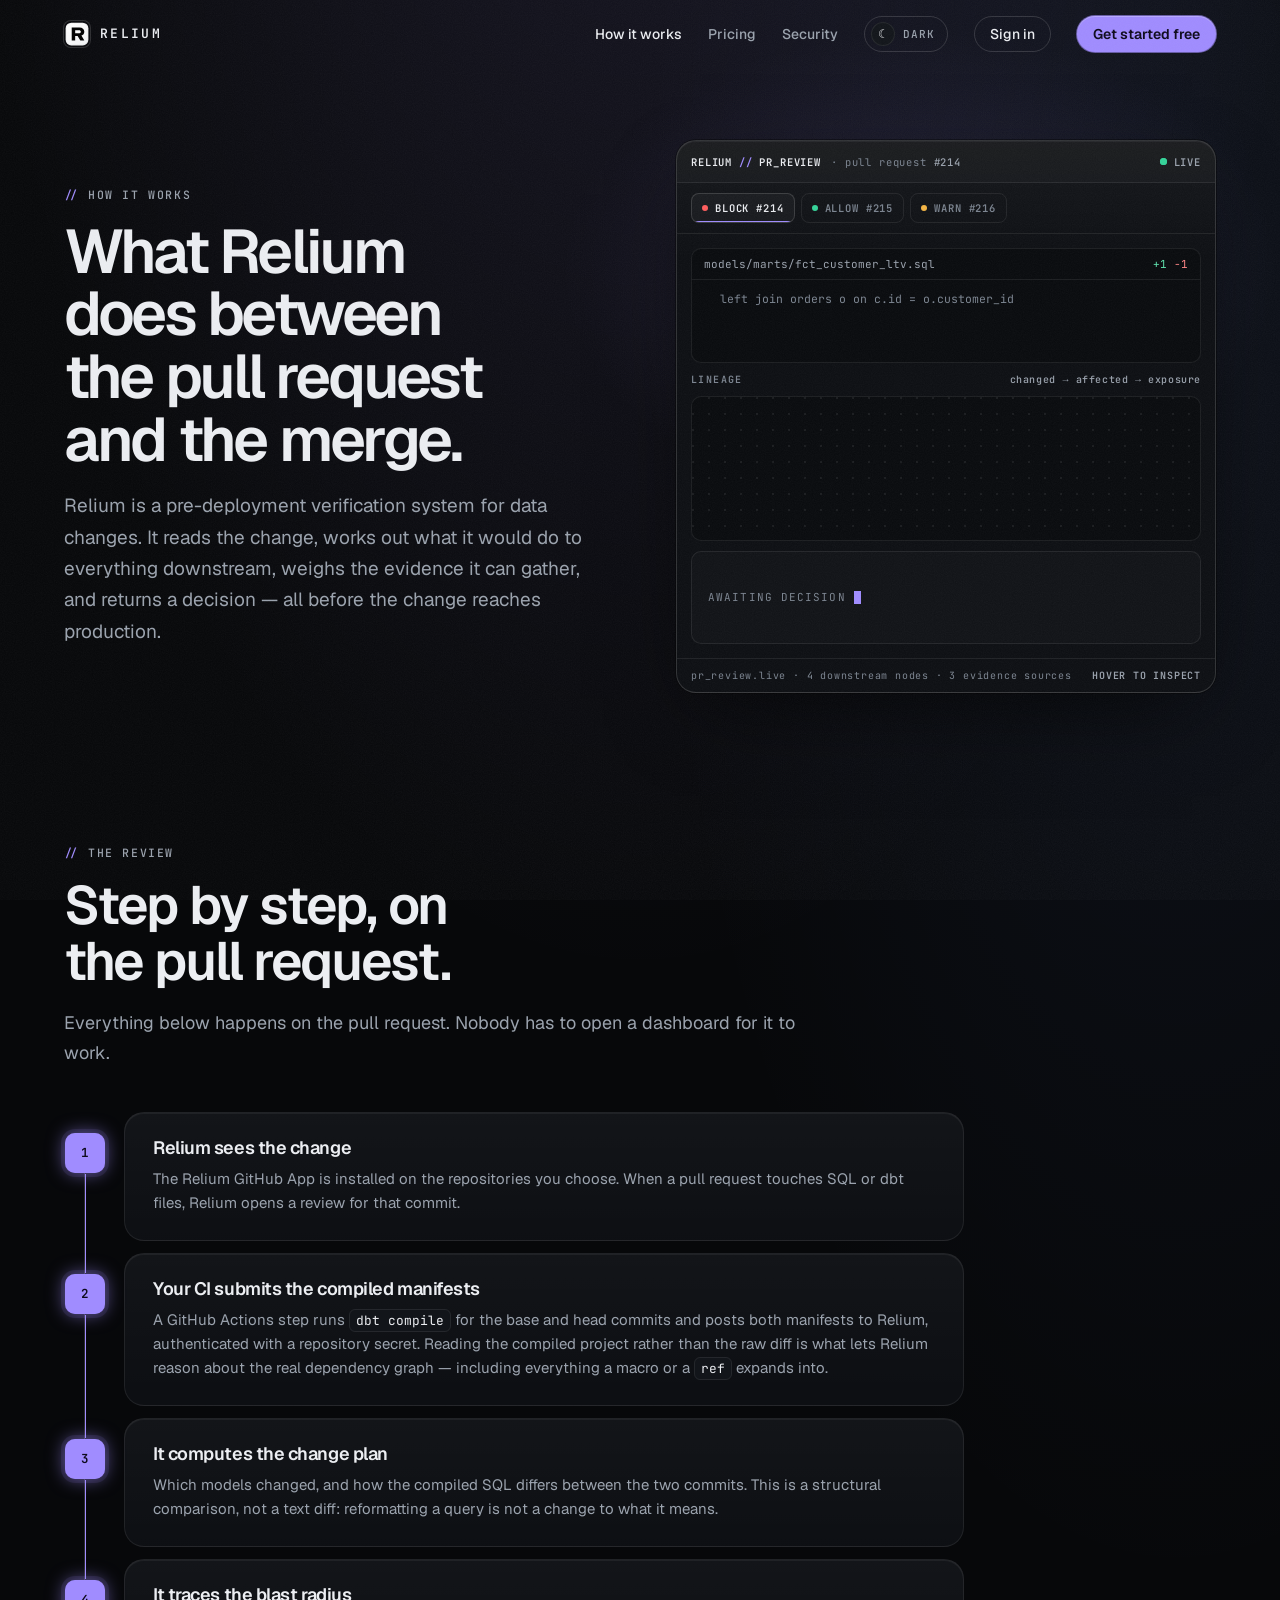
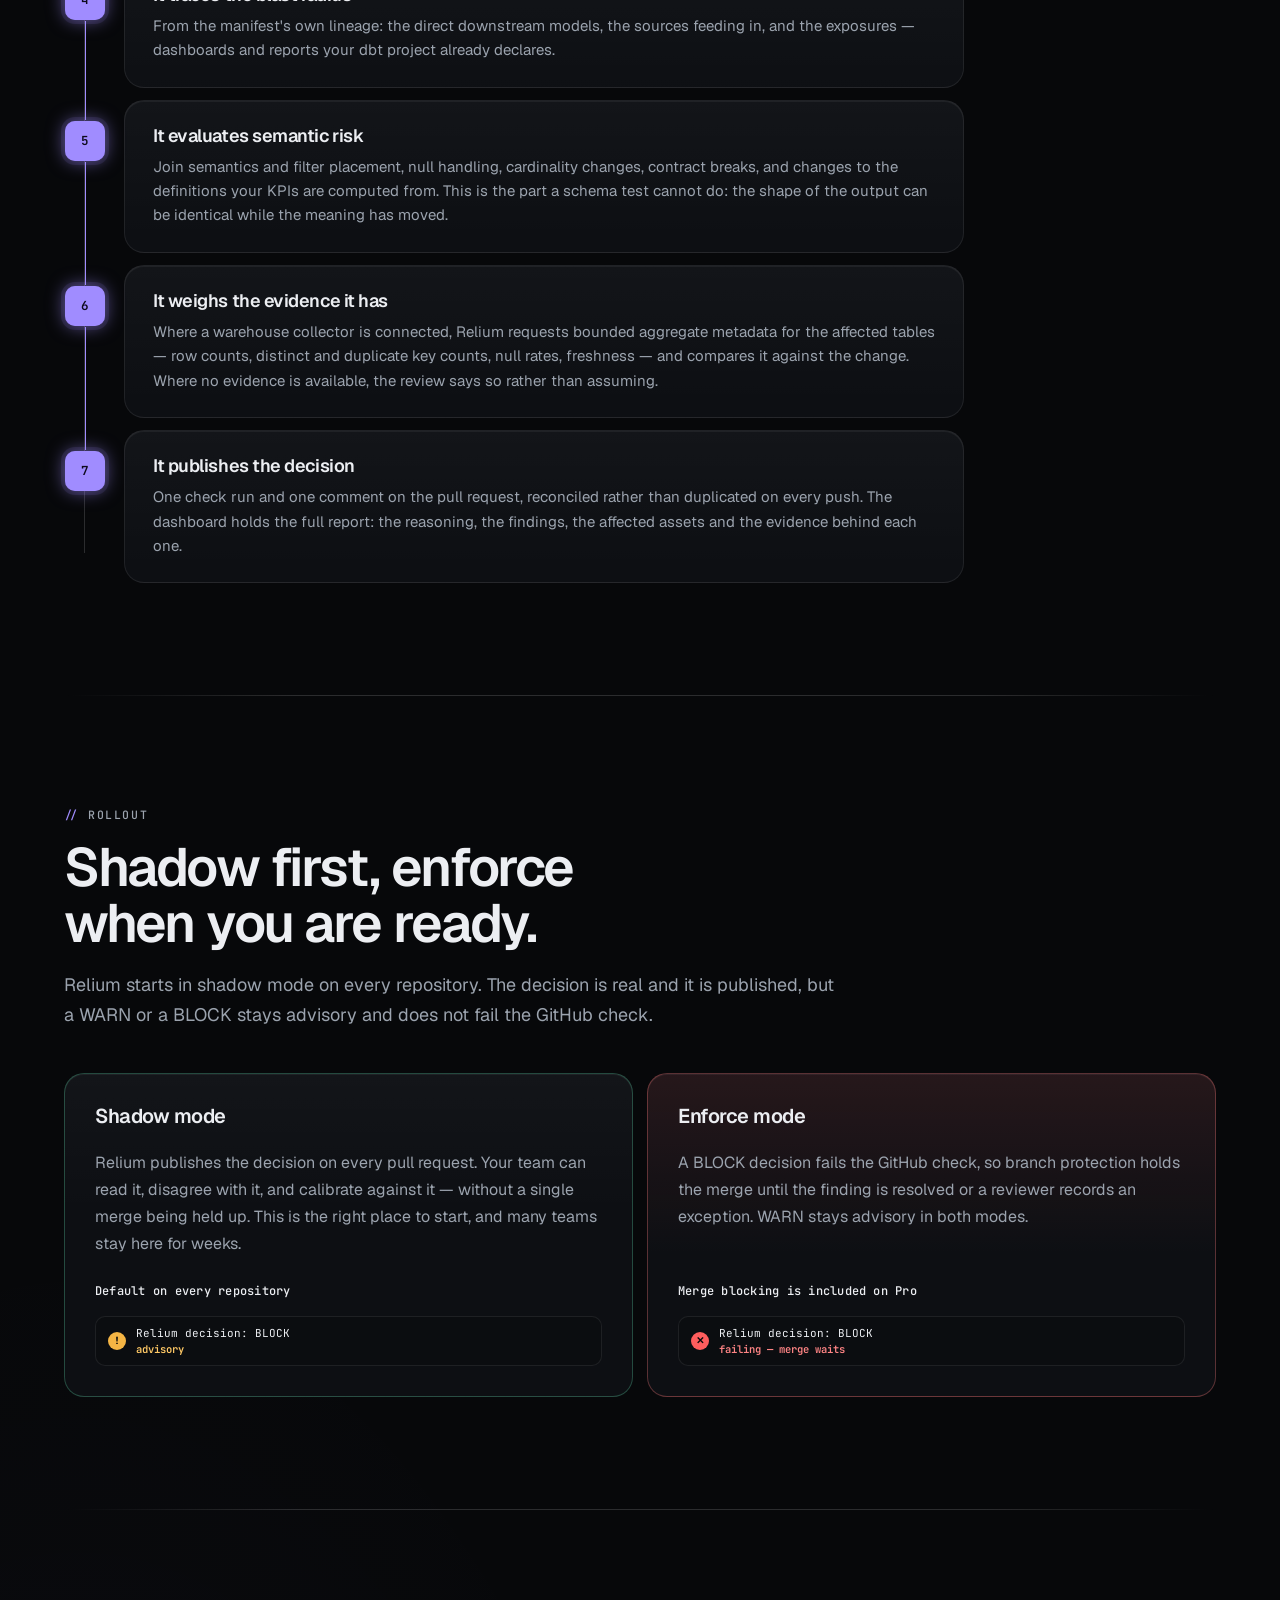
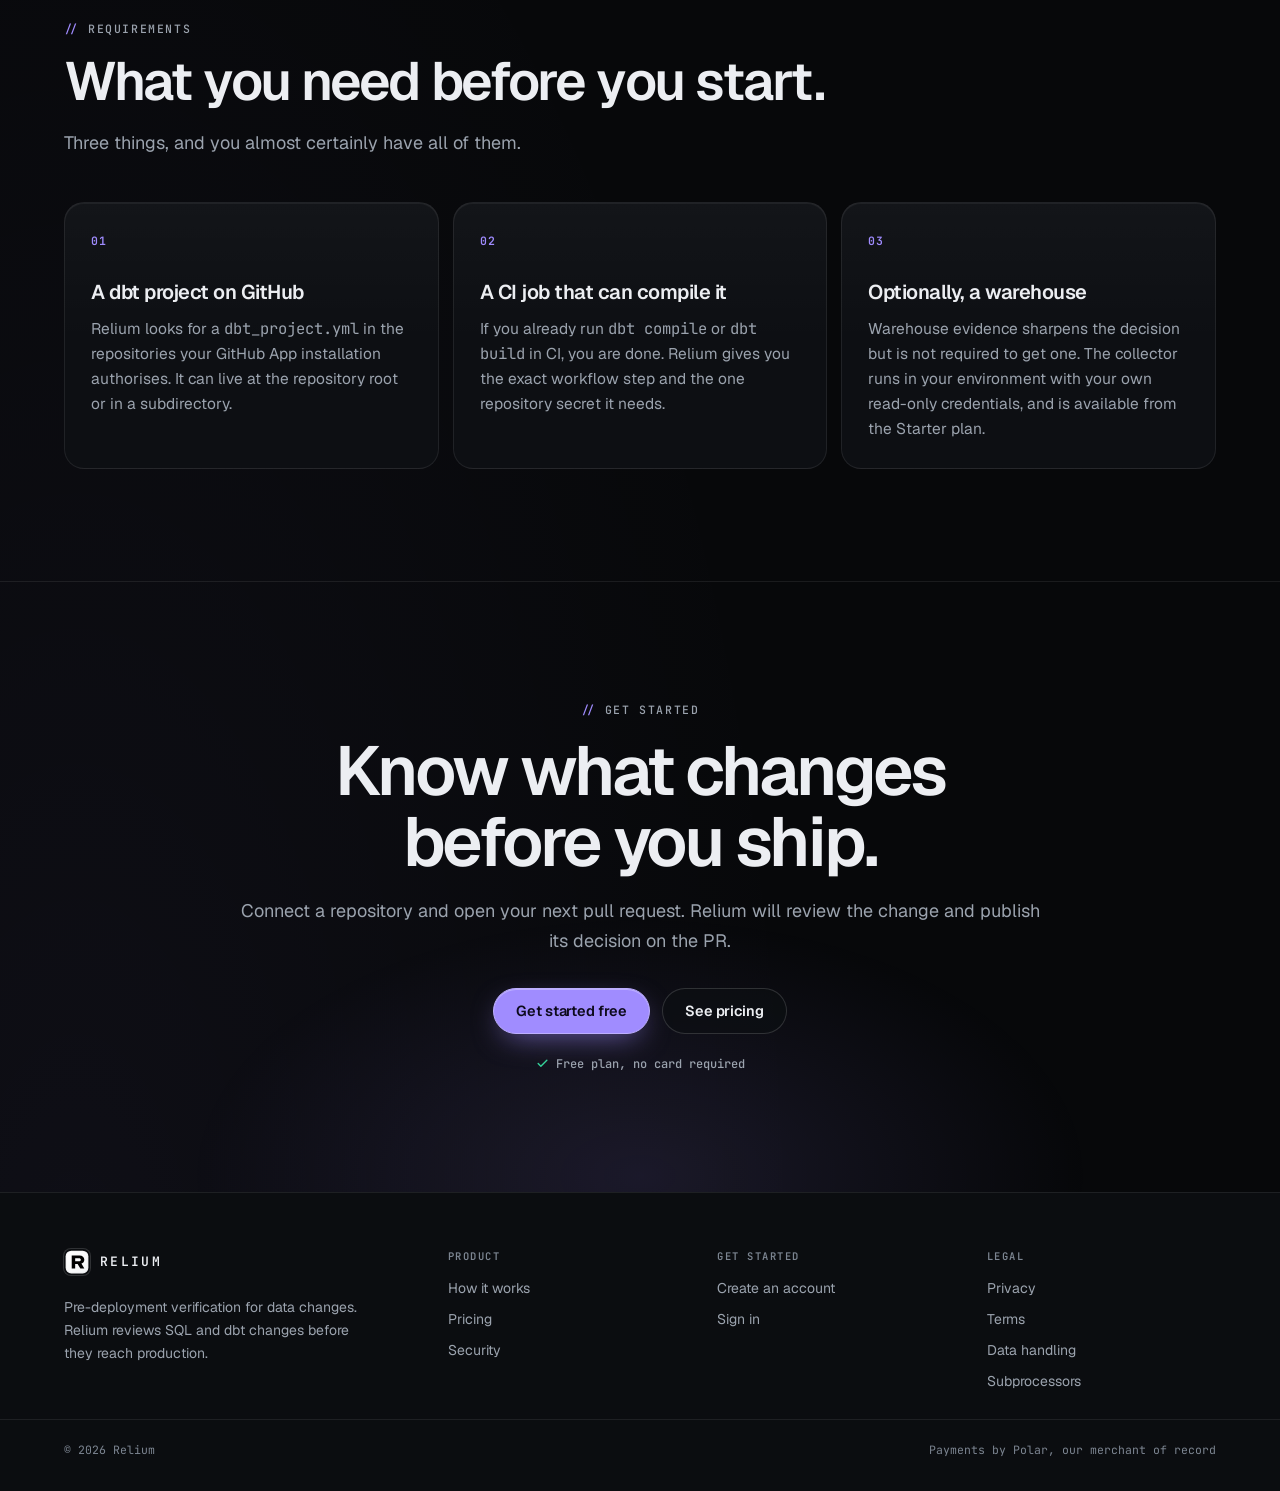
<file: how-it-works.html>
<!DOCTYPE html>
<html lang="en">
<head>
<meta charset="UTF-8">
<meta name="viewport" content="width=device-width, initial-scale=1.0">
<title>How Relium works — pre-deployment verification for data changes</title>
<meta name="description" content="What Relium does between the pull request and the merge: reads the compiled dbt project, traces downstream impact, evaluates semantic and KPI risk, and publishes an ALLOW, WARN or BLOCK decision.">
<meta name="color-scheme" content="light dark">
<link rel="canonical" href="https://relium.dev/how-it-works">
<meta property="og:type" content="website">
<meta property="og:url" content="https://relium.dev/how-it-works">
<meta property="og:title" content="How Relium works">
<meta property="og:description" content="What Relium does between the pull request and the merge.">
<link rel="preload" href="/fonts/geist-latin-wght-normal.woff2" as="font" type="font/woff2" crossorigin>
<link rel="stylesheet" href="/relium.css">
<link rel="icon" type="image/svg+xml" href="/relium-logo.svg">
</head>
<body>
<a class="skip-link" href="#main">Skip to content</a>

<nav class="site-nav" aria-label="Primary navigation">
  <a class="nav-logo" href="/" aria-label="Relium home">
    <span class="logo-mark"></span>
    RELIUM
  </a>
  <button class="mobile-menu-toggle" type="button" aria-expanded="false" aria-controls="mobile-menu" aria-label="Toggle navigation"><span></span></button>
  <ul class="nav-links">
    <li><a href="/how-it-works" aria-current="page">How it works</a></li>
    <li><a href="/pricing">Pricing</a></li>
    <li><a href="/security">Security</a></li>
    <li><button class="theme-toggle" type="button" aria-label="Switch to light mode" aria-pressed="true" data-theme-toggle><span></span><b data-theme-label>Dark</b></button></li>
    <li><a class="nav-signin" href="https://app.relium.dev/onboarding">Sign in</a></li>
    <li><a class="nav-cta" href="https://app.relium.dev/onboarding?start=1">Get started free</a></li>
  </ul>
</nav>

<div class="mobile-menu" id="mobile-menu">
  <a href="/how-it-works" aria-current="page">How it works</a>
  <a href="/pricing">Pricing</a>
  <a href="/security">Security</a>
  <button class="theme-toggle theme-toggle-mobile" type="button" aria-label="Switch to light mode" aria-pressed="true" data-theme-toggle><span></span><b data-theme-label>Dark</b></button>
  <a class="mobile-signin" href="https://app.relium.dev/onboarding">Sign in</a>
  <a class="mobile-cta" href="https://app.relium.dev/onboarding?start=1">Get started free</a>
</div>

<main id="main">
  <section class="page-hero page-hero-split">
    <div class="page-hero-inner">
      <span class="eyebrow">How it works</span>
      <h1>What Relium does between the pull request and the merge.</h1>
      <p>Relium is a pre-deployment verification system for data changes. It reads the change, works out what it would do to everything downstream, weighs the evidence it can gather, and returns a decision — all before the change reaches production.</p>
    </div>
    <div class="hero-visual">
        <figure class="console ink console-compact" id="review-console" data-tone="block">
          <div class="console-bar">
            <span class="console-title">RELIUM <i>//</i> PR_REVIEW</span>
            <span class="console-pr">&middot; <span class="lbl">pull request </span><b data-c="pr">#214</b></span>
            <span class="console-live"><span class="live-dot" aria-hidden="true"></span><span class="label-live">LIVE</span><span class="label-paused">PAUSED</span></span>
          </div>
          <div class="console-tabs" role="group" aria-label="Example reviews">
            <button class="console-tab" type="button" data-scenario="0" data-tone="block" aria-pressed="true"><span class="dot" aria-hidden="true"></span>BLOCK<span class="sr-only">, pull request</span> #214<span class="progress" aria-hidden="true"></span></button>
            <button class="console-tab" type="button" data-scenario="1" data-tone="allow" aria-pressed="false"><span class="dot" aria-hidden="true"></span>ALLOW<span class="sr-only">, pull request</span> #215<span class="progress" aria-hidden="true"></span></button>
            <button class="console-tab" type="button" data-scenario="2" data-tone="warn" aria-pressed="false"><span class="dot" aria-hidden="true"></span>WARN<span class="sr-only">, pull request</span> #216<span class="progress" aria-hidden="true"></span></button>
          </div>
          <div class="console-body" data-c="body">
            <div class="console-diff" aria-hidden="true">
              <div class="console-file"><span data-c="file">models/marts/fct_customer_ltv.sql</span><span class="stat" data-c="stat"><span class="a">+1</span> <span class="d">&minus;1</span></span></div>
              <div class="diff-lines" data-c="diff"><span class="ln ctx" style="--n:42"><span class="g"> </span><span class="tx">left join orders o on c.id = o.customer_id</span></span><span class="ln del" style="--n:28"><span class="g">-</span><span class="tx">  and o.status = 'completed'</span></span><span class="ln add" style="--n:28"><span class="g">+</span><span class="tx">where o.status = 'completed'</span></span></div>
              <span class="scanline"></span>
            </div>
            <div class="console-label"><span>Lineage</span><b data-c="lineage-meta">changed &rarr; affected &rarr; exposure</b></div>
            <div class="lineage" data-c="lineage" data-layout="h">
              <svg viewBox="0 0 600 170" preserveAspectRatio="none" aria-hidden="true" focusable="false"><path class="edge" data-tone="block" data-edge="0" pathLength="1" d="M90 85 C195 85 195 42 300 42"/><path class="edge-flow" data-edge="0" pathLength="1" d="M90 85 C195 85 195 42 300 42"/><path class="edge" data-tone="warn" data-edge="1" pathLength="1" d="M90 85 C195 85 195 128 300 128"/><path class="edge-flow" data-edge="1" pathLength="1" d="M90 85 C195 85 195 128 300 128"/><path class="edge" data-tone="warn" data-edge="2" pathLength="1" d="M300 42 C405 42 405 85 510 85"/><path class="edge-flow" data-edge="2" pathLength="1" d="M300 42 C405 42 405 85 510 85"/><path class="edge" data-tone="warn" data-edge="3" pathLength="1" d="M300 128 C405 128 405 85 510 85"/><path class="edge-flow" data-edge="3" pathLength="1" d="M300 128 C405 128 405 85 510 85"/></svg>
              <button class="node" type="button" data-node="0" data-tone="block" style="left:15%;top:50%"><span class="nm">fct_customer_ltv</span><span class="kd">changed</span></button>
              <button class="node" type="button" data-node="1" data-tone="block" style="left:50%;top:24.71%"><span class="nm">mart_revenue_daily</span><span class="kd">affected</span></button>
              <button class="node" type="button" data-node="2" data-tone="warn" style="left:50%;top:75.29%"><span class="nm">mart_retention</span><span class="kd">affected</span></button>
              <button class="node" type="button" data-node="3" data-tone="warn" style="left:85%;top:50%"><span class="nm">exec_dashboard</span><span class="kd">exposure</span></button>
            </div>
            <div class="console-label evidence-label"><span>Evidence</span><b>3 sources</b></div>
            <ul class="evidence" data-c="evidence">
              <li><button class="evidence-row" type="button" data-row="0"><span class="src">dbt manifest</span><span class="what">compiled lineage for both commits</span><span class="pill">4 nodes</span></button></li>
              <li><button class="evidence-row" type="button" data-row="1"><span class="src">Semantic diff</span><span class="what">join semantics changed</span><span class="pill" data-tone="block">flagged</span></button></li>
              <li><button class="evidence-row" type="button" data-row="2"><span class="src">Warehouse metadata</span><span class="what">row counts and null rates</span><span class="pill">aggregates</span></button></li>
            </ul>
            <div class="decision" data-c="decision" data-tone="block">
              <span class="stamp">BLOCK</span>
              <div class="decision-copy"><p class="t">A filter in the WHERE clause turns this LEFT JOIN into an inner join</p><span class="pill" data-tone="block">Merge held</span></div>
              <span class="decision-wait" aria-hidden="true">AWAITING DECISION</span>
            </div>
          </div>
          <div class="console-foot"><span data-c="foot">pr_review.live &middot; 4 downstream nodes &middot; 3 evidence sources</span><span class="hint"><span class="hint-hover">HOVER TO INSPECT</span><span class="hint-touch">TAP TO INSPECT</span></span></div>
          <div class="console-tip" id="console-tip" role="tooltip" hidden></div>
          <figcaption class="sr-only">Example Relium reviews, shown as an animated console. Pull request #214 moves a filter on orders out of the LEFT JOIN condition and into the WHERE clause, which turns the join into an inner join; fct_customer_ltv, mart_revenue_daily, mart_retention and the exec_dashboard exposure are affected, and the decision is BLOCK — merge held. Pull request #215 adds a column to stg_customers that nothing downstream reads; the decision is ALLOW and the check passes. Pull request #216 changes mart_revenue_daily to bucket orders by UTC day; the decision is WARN, advisory, and the merge is not held. Focus a lineage node or evidence row for an explanation; the animation pauses while you do.</figcaption>
        </figure>
    </div>
  </section>

  <section class="section">
    <div class="section-heading reveal">
      <span class="eyebrow">The review</span>
      <h2>Step by step, on the pull request.</h2>
      <p>Everything below happens on the pull request. Nobody has to open a dashboard for it to work.</p>
    </div>
    <div class="steps steps-rail">
      <div class="step" data-play="0.5">
        <span class="step-n" aria-hidden="true">1</span>
        <div>
          <h3>Relium sees the change</h3>
          <p>The Relium GitHub App is installed on the repositories you choose. When a pull request touches SQL or dbt files, Relium opens a review for that commit.</p>
        </div>
      </div>
      <div class="step" data-play="0.5">
        <span class="step-n" aria-hidden="true">2</span>
        <div>
          <h3>Your CI submits the compiled manifests</h3>
          <p>A GitHub Actions step runs <code>dbt compile</code> for the base and head commits and posts both manifests to Relium, authenticated with a repository secret. Reading the compiled project rather than the raw diff is what lets Relium reason about the real dependency graph — including everything a macro or a <code>ref</code> expands into.</p>
        </div>
      </div>
      <div class="step" data-play="0.5">
        <span class="step-n" aria-hidden="true">3</span>
        <div>
          <h3>It computes the change plan</h3>
          <p>Which models changed, and how the compiled SQL differs between the two commits. This is a structural comparison, not a text diff: reformatting a query is not a change to what it means.</p>
        </div>
      </div>
      <div class="step" data-play="0.5">
        <span class="step-n" aria-hidden="true">4</span>
        <div>
          <h3>It traces the blast radius</h3>
          <p>From the manifest's own lineage: the direct downstream models, the sources feeding in, and the exposures — dashboards and reports your dbt project already declares.</p>
        </div>
      </div>
      <div class="step" data-play="0.5">
        <span class="step-n" aria-hidden="true">5</span>
        <div>
          <h3>It evaluates semantic risk</h3>
          <p>Join semantics and filter placement, null handling, cardinality changes, contract breaks, and changes to the definitions your KPIs are computed from. This is the part a schema test cannot do: the shape of the output can be identical while the meaning has moved.</p>
        </div>
      </div>
      <div class="step" data-play="0.5">
        <span class="step-n" aria-hidden="true">6</span>
        <div>
          <h3>It weighs the evidence it has</h3>
          <p>Where a warehouse collector is connected, Relium requests bounded aggregate metadata for the affected tables — row counts, distinct and duplicate key counts, null rates, freshness — and compares it against the change. Where no evidence is available, the review says so rather than assuming.</p>
        </div>
      </div>
      <div class="step" data-play="0.5">
        <span class="step-n" aria-hidden="true">7</span>
        <div>
          <h3>It publishes the decision</h3>
          <p>One check run and one comment on the pull request, reconciled rather than duplicated on every push. The dashboard holds the full report: the reasoning, the findings, the affected assets and the evidence behind each one.</p>
        </div>
      </div>
    </div>
  </section>

  <section class="section decisions-section">
    <div class="section-heading reveal">
      <span class="eyebrow">Rollout</span>
      <h2>Shadow first, enforce when you are ready.</h2>
      <p>Relium starts in shadow mode on every repository. The decision is real and it is published, but a WARN or a BLOCK stays advisory and does not fail the GitHub check.</p>
    </div>
    <div class="contrast reveal">
      <div class="contrast-panel" data-tone="pass">
        <h3>Shadow mode</h3>
        <p style="color:var(--muted);font-size:16px;line-height:1.68">Relium publishes the decision on every pull request. Your team can read it, disagree with it, and calibrate against it — without a single merge being held up. This is the right place to start, and many teams stay here for weeks.</p>
        <p class="contrast-verdict">Default on every repository</p>
        <div class="check-run" data-tone="warn"><span class="cr-icon" aria-hidden="true">!</span><span class="cr-name">Relium decision: BLOCK</span><span class="cr-state">advisory</span></div>
      </div>
      <div class="contrast-panel" data-tone="fail">
        <h3>Enforce mode</h3>
        <p style="color:var(--muted);font-size:16px;line-height:1.68">A BLOCK decision fails the GitHub check, so branch protection holds the merge until the finding is resolved or a reviewer records an exception. WARN stays advisory in both modes.</p>
        <p class="contrast-verdict">Merge blocking is included on Pro</p>
        <div class="check-run" data-tone="block"><span class="cr-icon" aria-hidden="true">&#10005;</span><span class="cr-name">Relium decision: BLOCK</span><span class="cr-state">failing — merge waits</span></div>
      </div>
    </div>
  </section>

  <section class="section problem-section">
    <div class="section-heading reveal">
      <span class="eyebrow">Requirements</span>
      <h2>What you need before you start.</h2>
      <p>Three things, and you almost certainly have all of them.</p>
    </div>
    <div class="risk-grid">
      <article class="risk-card reveal">
        <span>01</span>
        <h3>A dbt project on GitHub</h3>
        <p>Relium looks for a <code>dbt_project.yml</code> in the repositories your GitHub App installation authorises. It can live at the repository root or in a subdirectory.</p>
      </article>
      <article class="risk-card reveal">
        <span>02</span>
        <h3>A CI job that can compile it</h3>
        <p>If you already run <code>dbt compile</code> or <code>dbt build</code> in CI, you are done. Relium gives you the exact workflow step and the one repository secret it needs.</p>
      </article>
      <article class="risk-card reveal">
        <span>03</span>
        <h3>Optionally, a warehouse</h3>
        <p>Warehouse evidence sharpens the decision but is not required to get one. The collector runs in your environment with your own read-only credentials, and is available from the Starter plan.</p>
      </article>
    </div>
  </section>

  <section class="final-cta">
    <div class="cta-inner reveal">
      <span class="eyebrow">Get started</span>
      <h2>Know what changes before you ship.</h2>
      <p>Connect a repository and open your next pull request. Relium will review the change and publish its decision on the PR.</p>
      <div class="actions">
        <a class="btn btn-primary" href="https://app.relium.dev/onboarding?start=1">Get started free</a>
        <a class="btn btn-secondary" href="/pricing">See pricing</a>
      </div>
      <ul class="hero-proof">
        <li><svg width="13" height="13" viewBox="0 0 24 24" fill="none" stroke="currentColor" stroke-width="2.6" stroke-linecap="round" stroke-linejoin="round" aria-hidden="true"><path d="M20 6 9 17l-5-5"/></svg>Free plan, no card required</li>
      </ul>
    </div>
  </section>
</main>

<footer class="site-footer">
  <div class="footer-inner">
    <div class="footer-grid">
      <div class="footer-brand">
        <a class="nav-logo" href="/" aria-label="Relium home">
          <span class="logo-mark"></span>
          RELIUM
        </a>
        <p>Pre-deployment verification for data changes. Relium reviews SQL and dbt changes before they reach production.</p>
      </div>
      <div class="footer-col">
        <p class="footer-col-title">Product</p>
        <ul>
          <li><a href="/how-it-works">How it works</a></li>
          <li><a href="/pricing">Pricing</a></li>
          <li><a href="/security">Security</a></li>
        </ul>
      </div>
      <div class="footer-col">
        <p class="footer-col-title">Get started</p>
        <ul>
          <li><a href="https://app.relium.dev/onboarding?start=1">Create an account</a></li>
          <li><a href="https://app.relium.dev/onboarding">Sign in</a></li>
        </ul>
      </div>
      <div class="footer-col">
        <p class="footer-col-title">Legal</p>
        <ul>
          <li><a href="/privacy">Privacy</a></li>
          <li><a href="/terms">Terms</a></li>
          <li><a href="/security">Data handling</a></li>
          <li><a href="/security#subprocessors">Subprocessors</a></li>
        </ul>
      </div>
    </div>
  </div>
  <div class="footer-base">
    <span>&copy; 2026 Relium</span>
    <span>Payments by Polar, our merchant of record</span>
  </div>
</footer>
<script src="/relium.js" defer></script>
<script src="/relium-visuals.js" defer></script>
</body>
</html>
</file>
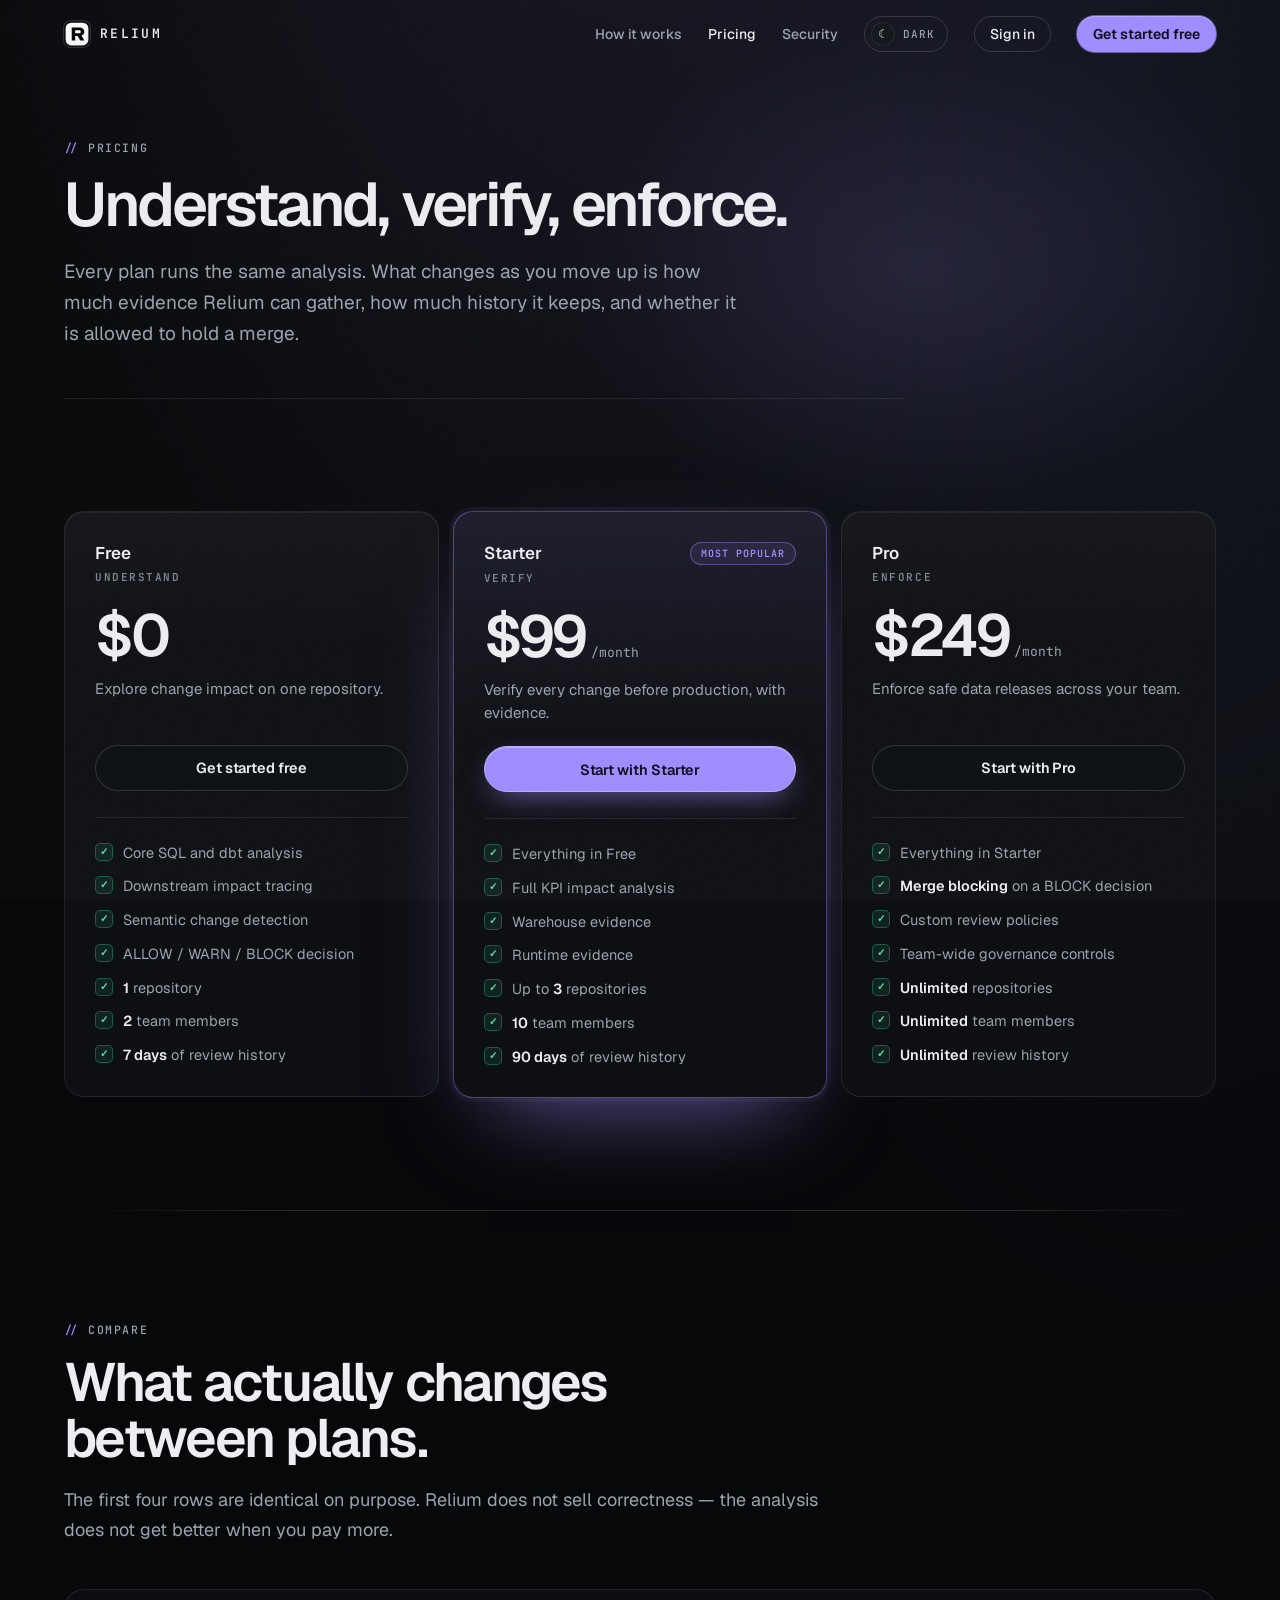
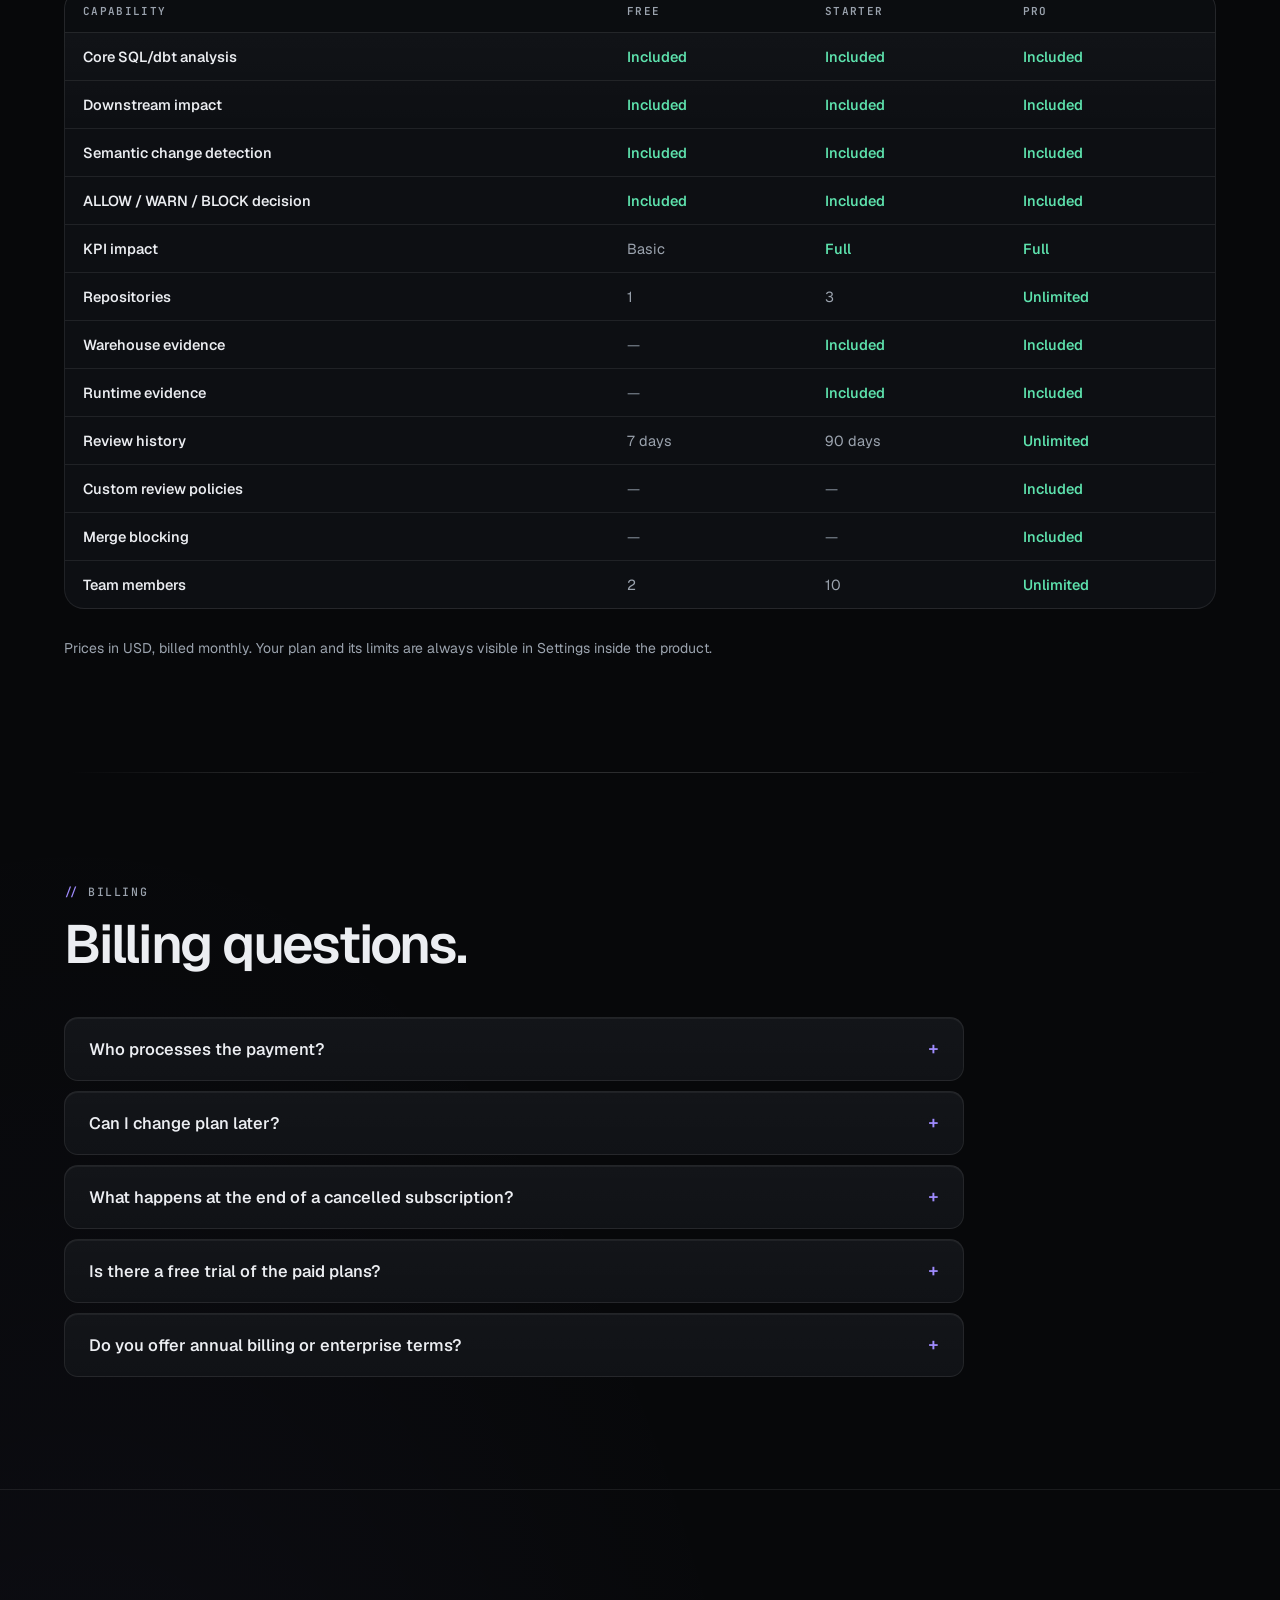
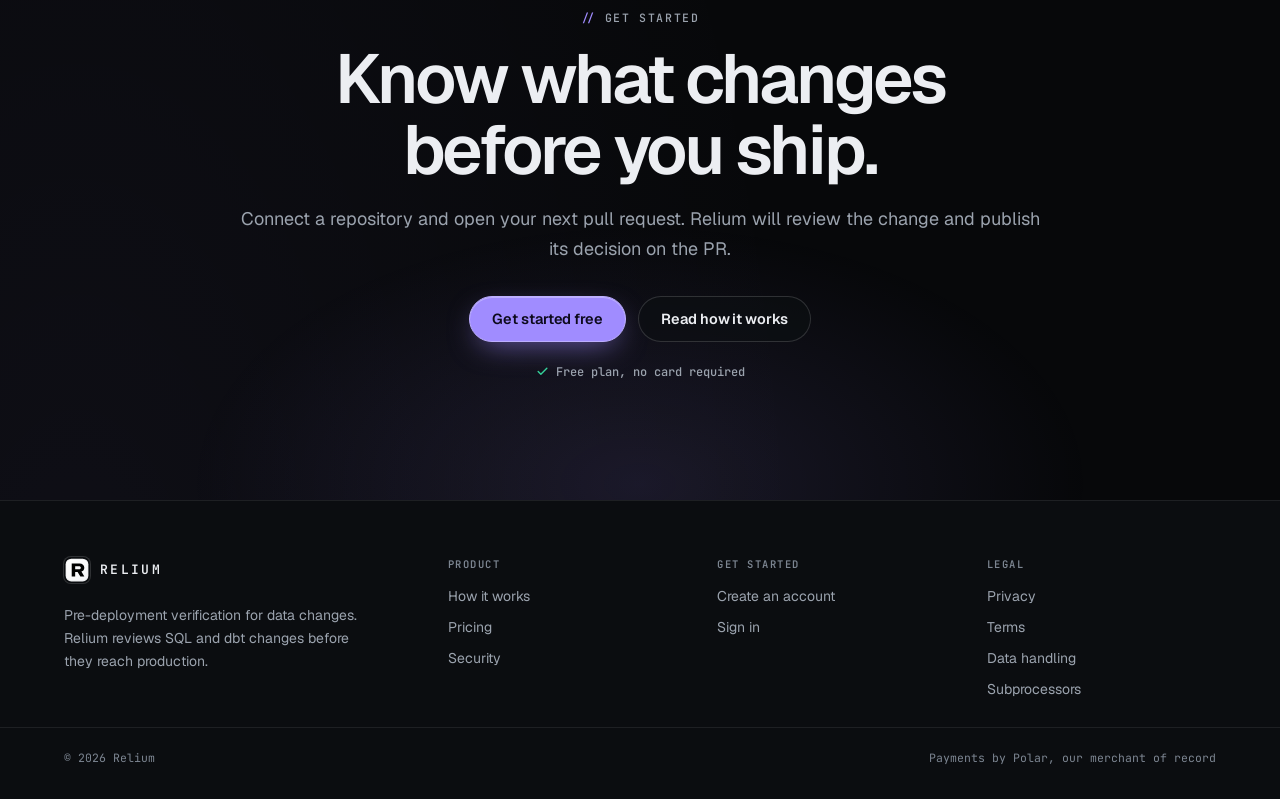
<file: pricing.html>
<!DOCTYPE html>
<html lang="en">
<head>
<meta charset="UTF-8">
<meta name="viewport" content="width=device-width, initial-scale=1.0">
<title>Pricing — Relium</title>
<meta name="description" content="Free, Starter and Pro. Every plan runs the same analysis; what changes is how much evidence Relium gathers, how much history it keeps, and whether it can hold a merge.">
<meta name="color-scheme" content="light dark">
<link rel="canonical" href="https://relium.dev/pricing">
<meta property="og:type" content="website">
<meta property="og:url" content="https://relium.dev/pricing">
<meta property="og:title" content="Pricing — Relium">
<meta property="og:description" content="Free, Starter and Pro. Understand, verify, enforce.">
<link rel="preload" href="/fonts/geist-latin-wght-normal.woff2" as="font" type="font/woff2" crossorigin>
<link rel="stylesheet" href="/relium.css">
<link rel="icon" type="image/svg+xml" href="/relium-logo.svg">
</head>
<body>
<a class="skip-link" href="#main">Skip to content</a>

<nav class="site-nav" aria-label="Primary navigation">
  <a class="nav-logo" href="/" aria-label="Relium home">
    <span class="logo-mark"></span>
    RELIUM
  </a>
  <button class="mobile-menu-toggle" type="button" aria-expanded="false" aria-controls="mobile-menu" aria-label="Toggle navigation"><span></span></button>
  <ul class="nav-links">
    <li><a href="/how-it-works">How it works</a></li>
    <li><a href="/pricing" aria-current="page">Pricing</a></li>
    <li><a href="/security">Security</a></li>
    <li><button class="theme-toggle" type="button" aria-label="Switch to light mode" aria-pressed="true" data-theme-toggle><span></span><b data-theme-label>Dark</b></button></li>
    <li><a class="nav-signin" href="https://app.relium.dev/onboarding">Sign in</a></li>
    <li><a class="nav-cta" href="https://app.relium.dev/onboarding?start=1">Get started free</a></li>
  </ul>
</nav>

<div class="mobile-menu" id="mobile-menu">
  <a href="/how-it-works">How it works</a>
  <a href="/pricing" aria-current="page">Pricing</a>
  <a href="/security">Security</a>
  <button class="theme-toggle theme-toggle-mobile" type="button" aria-label="Switch to light mode" aria-pressed="true" data-theme-toggle><span></span><b data-theme-label>Dark</b></button>
  <a class="mobile-signin" href="https://app.relium.dev/onboarding">Sign in</a>
  <a class="mobile-cta" href="https://app.relium.dev/onboarding?start=1">Get started free</a>
</div>

<main id="main">
  <section class="page-hero">
    <div class="page-hero-inner reveal">
      <span class="eyebrow">Pricing</span>
      <h1>Understand, verify, enforce.</h1>
      <p>Every plan runs the same analysis. What changes as you move up is how much evidence Relium can gather, how much history it keeps, and whether it is allowed to hold a merge.</p>
    </div>
  </section>

  <section class="section">
    <div class="plans reveal">
      <div class="plan">
        <div class="plan-top"><span class="plan-name">Free</span></div>
        <p class="plan-tier">Understand</p>
        <div class="plan-price"><span class="plan-amount">$0</span></div>
        <p class="plan-headline">Explore change impact on one repository.</p>
        <a class="btn btn-secondary btn-block" href="https://app.relium.dev/onboarding?start=1">Get started free</a>
        <ul class="plan-features">
          <li><svg width="14" height="14" viewBox="0 0 24 24" fill="none" stroke="currentColor" stroke-width="2.6" stroke-linecap="round" stroke-linejoin="round" aria-hidden="true"><path d="M20 6 9 17l-5-5"/></svg><span>Core SQL and dbt analysis</span></li>
          <li><svg width="14" height="14" viewBox="0 0 24 24" fill="none" stroke="currentColor" stroke-width="2.6" stroke-linecap="round" stroke-linejoin="round" aria-hidden="true"><path d="M20 6 9 17l-5-5"/></svg><span>Downstream impact tracing</span></li>
          <li><svg width="14" height="14" viewBox="0 0 24 24" fill="none" stroke="currentColor" stroke-width="2.6" stroke-linecap="round" stroke-linejoin="round" aria-hidden="true"><path d="M20 6 9 17l-5-5"/></svg><span>Semantic change detection</span></li>
          <li><svg width="14" height="14" viewBox="0 0 24 24" fill="none" stroke="currentColor" stroke-width="2.6" stroke-linecap="round" stroke-linejoin="round" aria-hidden="true"><path d="M20 6 9 17l-5-5"/></svg><span>ALLOW / WARN / BLOCK decision</span></li>
          <li><svg width="14" height="14" viewBox="0 0 24 24" fill="none" stroke="currentColor" stroke-width="2.6" stroke-linecap="round" stroke-linejoin="round" aria-hidden="true"><path d="M20 6 9 17l-5-5"/></svg><span><b>1</b> repository</span></li>
          <li><svg width="14" height="14" viewBox="0 0 24 24" fill="none" stroke="currentColor" stroke-width="2.6" stroke-linecap="round" stroke-linejoin="round" aria-hidden="true"><path d="M20 6 9 17l-5-5"/></svg><span><b>2</b> team members</span></li>
          <li><svg width="14" height="14" viewBox="0 0 24 24" fill="none" stroke="currentColor" stroke-width="2.6" stroke-linecap="round" stroke-linejoin="round" aria-hidden="true"><path d="M20 6 9 17l-5-5"/></svg><span><b>7 days</b> of review history</span></li>
        </ul>
      </div>

      <div class="plan" data-popular="true">
        <div class="plan-top">
          <span class="plan-name">Starter</span>
          <span class="plan-badge">Most popular</span>
        </div>
        <p class="plan-tier">Verify</p>
        <div class="plan-price"><span class="plan-amount">$99</span><span class="plan-cadence">/month</span></div>
        <p class="plan-headline">Verify every change before production, with evidence.</p>
        <a class="btn btn-primary btn-block" href="https://app.relium.dev/onboarding?start=1">Start with Starter</a>
        <ul class="plan-features">
          <li><svg width="14" height="14" viewBox="0 0 24 24" fill="none" stroke="currentColor" stroke-width="2.6" stroke-linecap="round" stroke-linejoin="round" aria-hidden="true"><path d="M20 6 9 17l-5-5"/></svg><span>Everything in Free</span></li>
          <li><svg width="14" height="14" viewBox="0 0 24 24" fill="none" stroke="currentColor" stroke-width="2.6" stroke-linecap="round" stroke-linejoin="round" aria-hidden="true"><path d="M20 6 9 17l-5-5"/></svg><span>Full KPI impact analysis</span></li>
          <li><svg width="14" height="14" viewBox="0 0 24 24" fill="none" stroke="currentColor" stroke-width="2.6" stroke-linecap="round" stroke-linejoin="round" aria-hidden="true"><path d="M20 6 9 17l-5-5"/></svg><span>Warehouse evidence</span></li>
          <li><svg width="14" height="14" viewBox="0 0 24 24" fill="none" stroke="currentColor" stroke-width="2.6" stroke-linecap="round" stroke-linejoin="round" aria-hidden="true"><path d="M20 6 9 17l-5-5"/></svg><span>Runtime evidence</span></li>
          <li><svg width="14" height="14" viewBox="0 0 24 24" fill="none" stroke="currentColor" stroke-width="2.6" stroke-linecap="round" stroke-linejoin="round" aria-hidden="true"><path d="M20 6 9 17l-5-5"/></svg><span>Up to <b>3</b> repositories</span></li>
          <li><svg width="14" height="14" viewBox="0 0 24 24" fill="none" stroke="currentColor" stroke-width="2.6" stroke-linecap="round" stroke-linejoin="round" aria-hidden="true"><path d="M20 6 9 17l-5-5"/></svg><span><b>10</b> team members</span></li>
          <li><svg width="14" height="14" viewBox="0 0 24 24" fill="none" stroke="currentColor" stroke-width="2.6" stroke-linecap="round" stroke-linejoin="round" aria-hidden="true"><path d="M20 6 9 17l-5-5"/></svg><span><b>90 days</b> of review history</span></li>
        </ul>
      </div>

      <div class="plan">
        <div class="plan-top"><span class="plan-name">Pro</span></div>
        <p class="plan-tier">Enforce</p>
        <div class="plan-price"><span class="plan-amount">$249</span><span class="plan-cadence">/month</span></div>
        <p class="plan-headline">Enforce safe data releases across your team.</p>
        <a class="btn btn-secondary btn-block" href="https://app.relium.dev/onboarding?start=1">Start with Pro</a>
        <ul class="plan-features">
          <li><svg width="14" height="14" viewBox="0 0 24 24" fill="none" stroke="currentColor" stroke-width="2.6" stroke-linecap="round" stroke-linejoin="round" aria-hidden="true"><path d="M20 6 9 17l-5-5"/></svg><span>Everything in Starter</span></li>
          <li><svg width="14" height="14" viewBox="0 0 24 24" fill="none" stroke="currentColor" stroke-width="2.6" stroke-linecap="round" stroke-linejoin="round" aria-hidden="true"><path d="M20 6 9 17l-5-5"/></svg><span><b>Merge blocking</b> on a BLOCK decision</span></li>
          <li><svg width="14" height="14" viewBox="0 0 24 24" fill="none" stroke="currentColor" stroke-width="2.6" stroke-linecap="round" stroke-linejoin="round" aria-hidden="true"><path d="M20 6 9 17l-5-5"/></svg><span>Custom review policies</span></li>
          <li><svg width="14" height="14" viewBox="0 0 24 24" fill="none" stroke="currentColor" stroke-width="2.6" stroke-linecap="round" stroke-linejoin="round" aria-hidden="true"><path d="M20 6 9 17l-5-5"/></svg><span>Team-wide governance controls</span></li>
          <li><svg width="14" height="14" viewBox="0 0 24 24" fill="none" stroke="currentColor" stroke-width="2.6" stroke-linecap="round" stroke-linejoin="round" aria-hidden="true"><path d="M20 6 9 17l-5-5"/></svg><span><b>Unlimited</b> repositories</span></li>
          <li><svg width="14" height="14" viewBox="0 0 24 24" fill="none" stroke="currentColor" stroke-width="2.6" stroke-linecap="round" stroke-linejoin="round" aria-hidden="true"><path d="M20 6 9 17l-5-5"/></svg><span><b>Unlimited</b> team members</span></li>
          <li><svg width="14" height="14" viewBox="0 0 24 24" fill="none" stroke="currentColor" stroke-width="2.6" stroke-linecap="round" stroke-linejoin="round" aria-hidden="true"><path d="M20 6 9 17l-5-5"/></svg><span><b>Unlimited</b> review history</span></li>
        </ul>
      </div>
    </div>
  </section>

  <section class="section pricing-section">
    <div class="section-heading reveal">
      <span class="eyebrow">Compare</span>
      <h2>What actually changes between plans.</h2>
      <p>The first four rows are identical on purpose. Relium does not sell correctness — the analysis does not get better when you pay more.</p>
    </div>
    <div class="compare-wrap reveal">
      <div class="scroll-x">
        <table class="compare">
          <caption class="sr-only">Feature comparison across the Free, Starter and Pro plans</caption>
          <thead>
            <tr>
              <th scope="col">Capability</th>
              <th scope="col">Free</th>
              <th scope="col">Starter</th>
              <th scope="col">Pro</th>
            </tr>
          </thead>
          <tbody>
            <tr><th scope="row">Core SQL/dbt analysis</th><td class="yes">Included</td><td class="yes">Included</td><td class="yes">Included</td></tr>
            <tr><th scope="row">Downstream impact</th><td class="yes">Included</td><td class="yes">Included</td><td class="yes">Included</td></tr>
            <tr><th scope="row">Semantic change detection</th><td class="yes">Included</td><td class="yes">Included</td><td class="yes">Included</td></tr>
            <tr><th scope="row">ALLOW / WARN / BLOCK decision</th><td class="yes">Included</td><td class="yes">Included</td><td class="yes">Included</td></tr>
            <tr><th scope="row">KPI impact</th><td>Basic</td><td class="yes">Full</td><td class="yes">Full</td></tr>
            <tr><th scope="row">Repositories</th><td>1</td><td>3</td><td class="yes">Unlimited</td></tr>
            <tr><th scope="row">Warehouse evidence</th><td class="no">&mdash;</td><td class="yes">Included</td><td class="yes">Included</td></tr>
            <tr><th scope="row">Runtime evidence</th><td class="no">&mdash;</td><td class="yes">Included</td><td class="yes">Included</td></tr>
            <tr><th scope="row">Review history</th><td>7 days</td><td>90 days</td><td class="yes">Unlimited</td></tr>
            <tr><th scope="row">Custom review policies</th><td class="no">&mdash;</td><td class="no">&mdash;</td><td class="yes">Included</td></tr>
            <tr><th scope="row">Merge blocking</th><td class="no">&mdash;</td><td class="no">&mdash;</td><td class="yes">Included</td></tr>
            <tr><th scope="row">Team members</th><td>2</td><td>10</td><td class="yes">Unlimited</td></tr>
          </tbody>
        </table>
      </div>
    </div>
    <p class="pricing-note reveal">Prices in USD, billed monthly. Your plan and its limits are always visible in Settings inside the product.</p>
  </section>

  <section class="section faq-section">
    <div class="section-heading reveal">
      <span class="eyebrow">Billing</span>
      <h2>Billing questions.</h2>
    </div>
    <div class="faq reveal">
      <details>
        <summary>Who processes the payment?</summary>
        <div class="faq-body">Polar is Relium's merchant of record. Checkout, payment methods, invoices, tax handling and cancellation all happen on Polar's hosted pages. Relium never sees or stores your card details.</div>
      </details>
      <details>
        <summary>Can I change plan later?</summary>
        <div class="faq-body">Yes, from Settings inside the product. Upgrades take effect once Polar confirms the payment, usually within a few seconds. Downgrades and cancellations are managed in Polar's customer portal, which you reach from the same screen.</div>
      </details>
      <details>
        <summary>What happens at the end of a cancelled subscription?</summary>
        <div class="faq-body">You keep the paid plan until the end of the period you have already paid for, and then the workspace returns to Free. Repositories beyond the free limit stop being reviewed and warehouse evidence stops being accepted; nothing is deleted at that moment.</div>
      </details>
      <details>
        <summary>Is there a free trial of the paid plans?</summary>
        <div class="faq-body">The Free plan is the trial, and it does not expire. It runs the same analysis and produces the same decisions on one repository — what it does not include is warehouse evidence, extended history and merge blocking.</div>
      </details>
      <details>
        <summary>Do you offer annual billing or enterprise terms?</summary>
        <div class="faq-body">Not through self-serve today. Both paid plans are billed monthly through Polar.</div>
      </details>
    </div>
  </section>

  <section class="final-cta">
    <div class="cta-inner reveal">
      <span class="eyebrow">Get started</span>
      <h2>Know what changes before you ship.</h2>
      <p>Connect a repository and open your next pull request. Relium will review the change and publish its decision on the PR.</p>
      <div class="actions">
        <a class="btn btn-primary" href="https://app.relium.dev/onboarding?start=1">Get started free</a>
        <a class="btn btn-secondary" href="/how-it-works">Read how it works</a>
      </div>
      <ul class="hero-proof">
        <li><svg width="13" height="13" viewBox="0 0 24 24" fill="none" stroke="currentColor" stroke-width="2.6" stroke-linecap="round" stroke-linejoin="round" aria-hidden="true"><path d="M20 6 9 17l-5-5"/></svg>Free plan, no card required</li>
      </ul>
    </div>
  </section>
</main>

<footer class="site-footer">
  <div class="footer-inner">
    <div class="footer-grid">
      <div class="footer-brand">
        <a class="nav-logo" href="/" aria-label="Relium home">
          <span class="logo-mark"></span>
          RELIUM
        </a>
        <p>Pre-deployment verification for data changes. Relium reviews SQL and dbt changes before they reach production.</p>
      </div>
      <div class="footer-col">
        <p class="footer-col-title">Product</p>
        <ul>
          <li><a href="/how-it-works">How it works</a></li>
          <li><a href="/pricing">Pricing</a></li>
          <li><a href="/security">Security</a></li>
        </ul>
      </div>
      <div class="footer-col">
        <p class="footer-col-title">Get started</p>
        <ul>
          <li><a href="https://app.relium.dev/onboarding?start=1">Create an account</a></li>
          <li><a href="https://app.relium.dev/onboarding">Sign in</a></li>
        </ul>
      </div>
      <div class="footer-col">
        <p class="footer-col-title">Legal</p>
        <ul>
          <li><a href="/privacy">Privacy</a></li>
          <li><a href="/terms">Terms</a></li>
          <li><a href="/security">Data handling</a></li>
          <li><a href="/security#subprocessors">Subprocessors</a></li>
        </ul>
      </div>
    </div>
  </div>
  <div class="footer-base">
    <span>&copy; 2026 Relium</span>
    <span>Payments by Polar, our merchant of record</span>
  </div>
</footer>
<script src="/relium.js" defer></script>
</body>
</html>
</file>
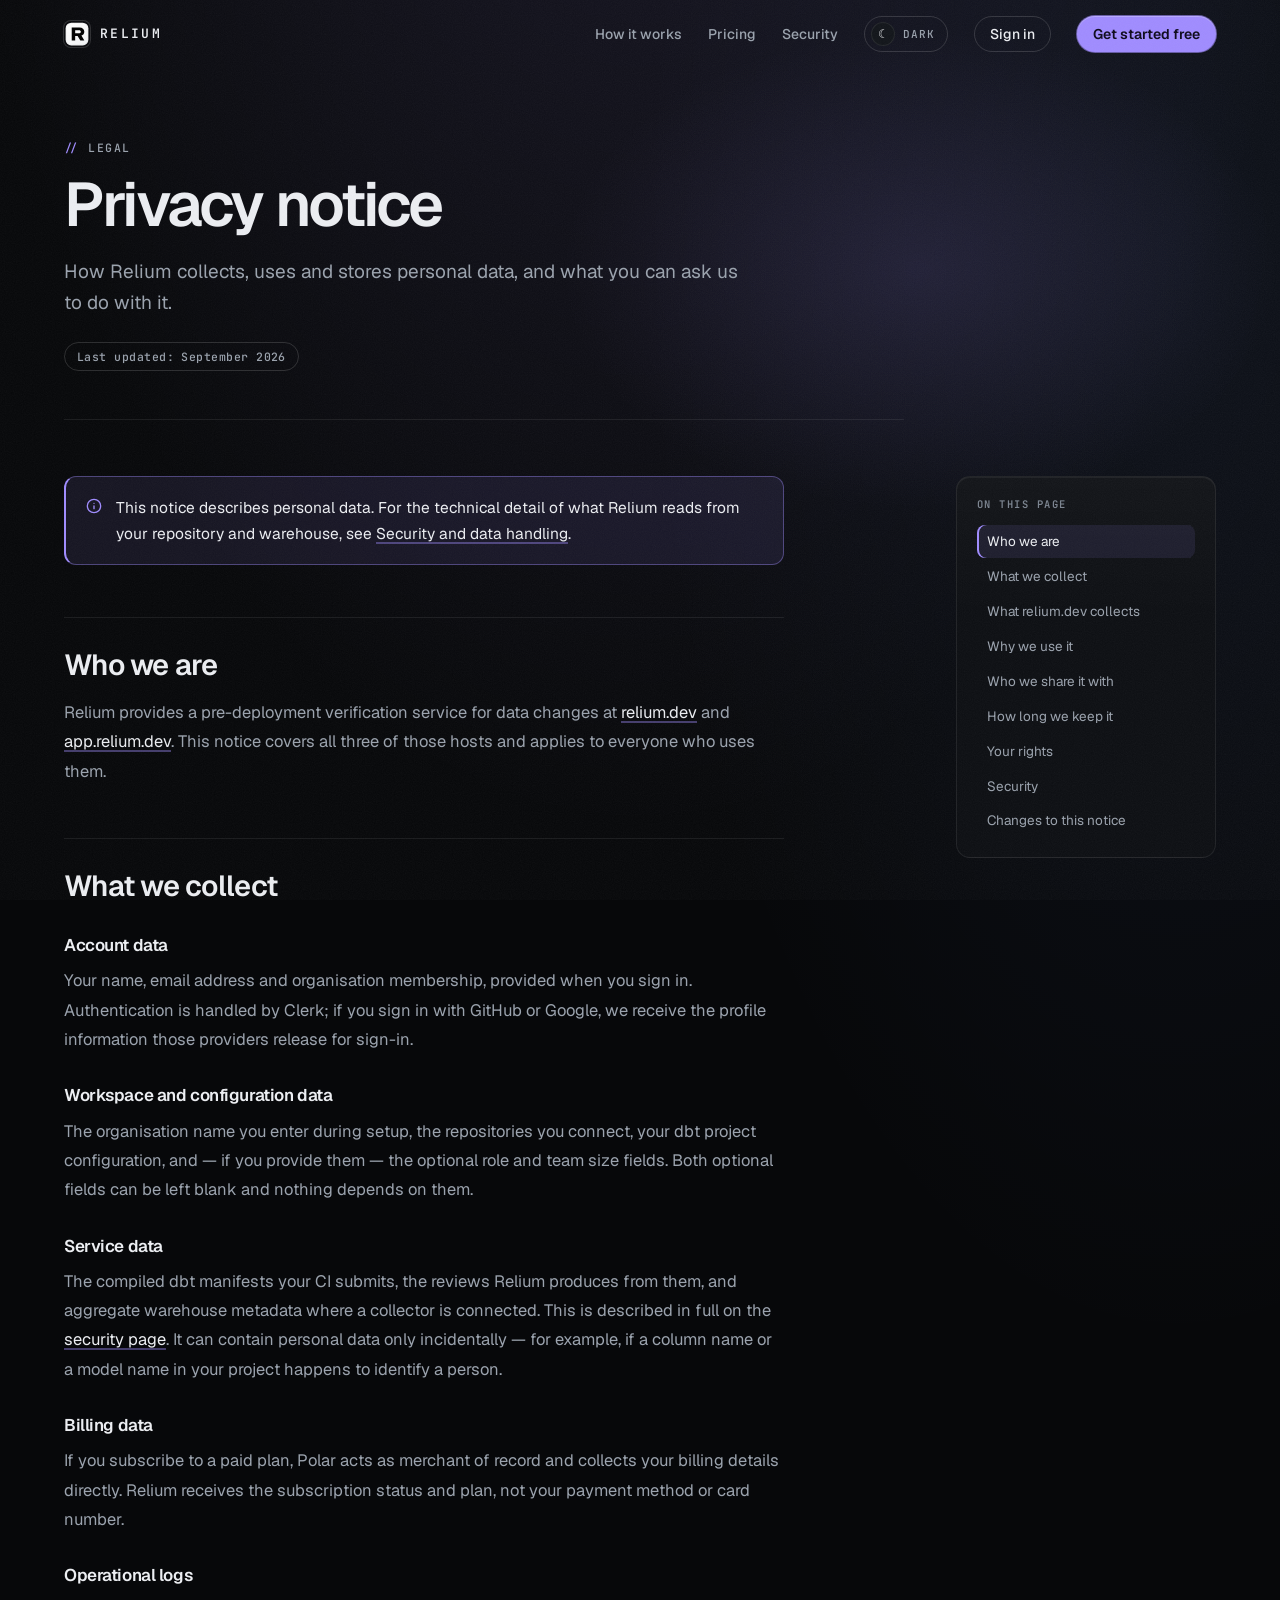
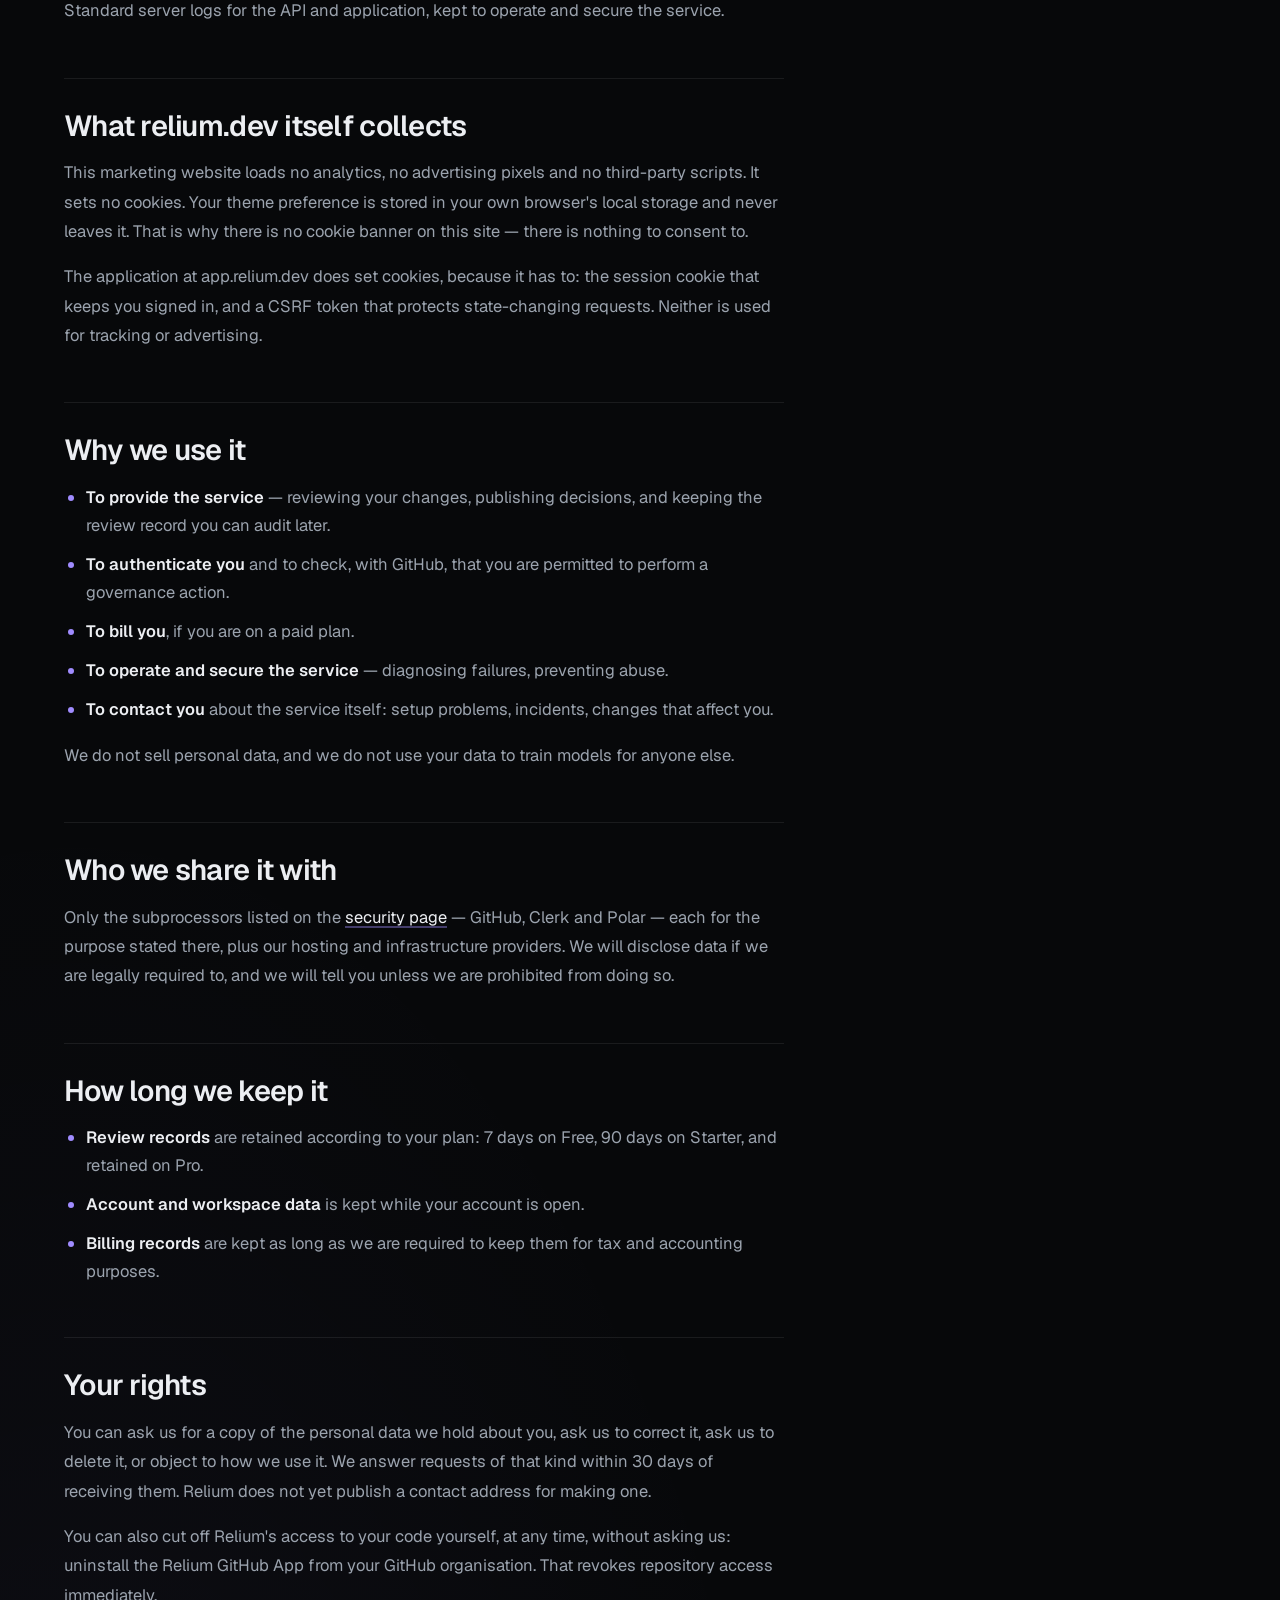
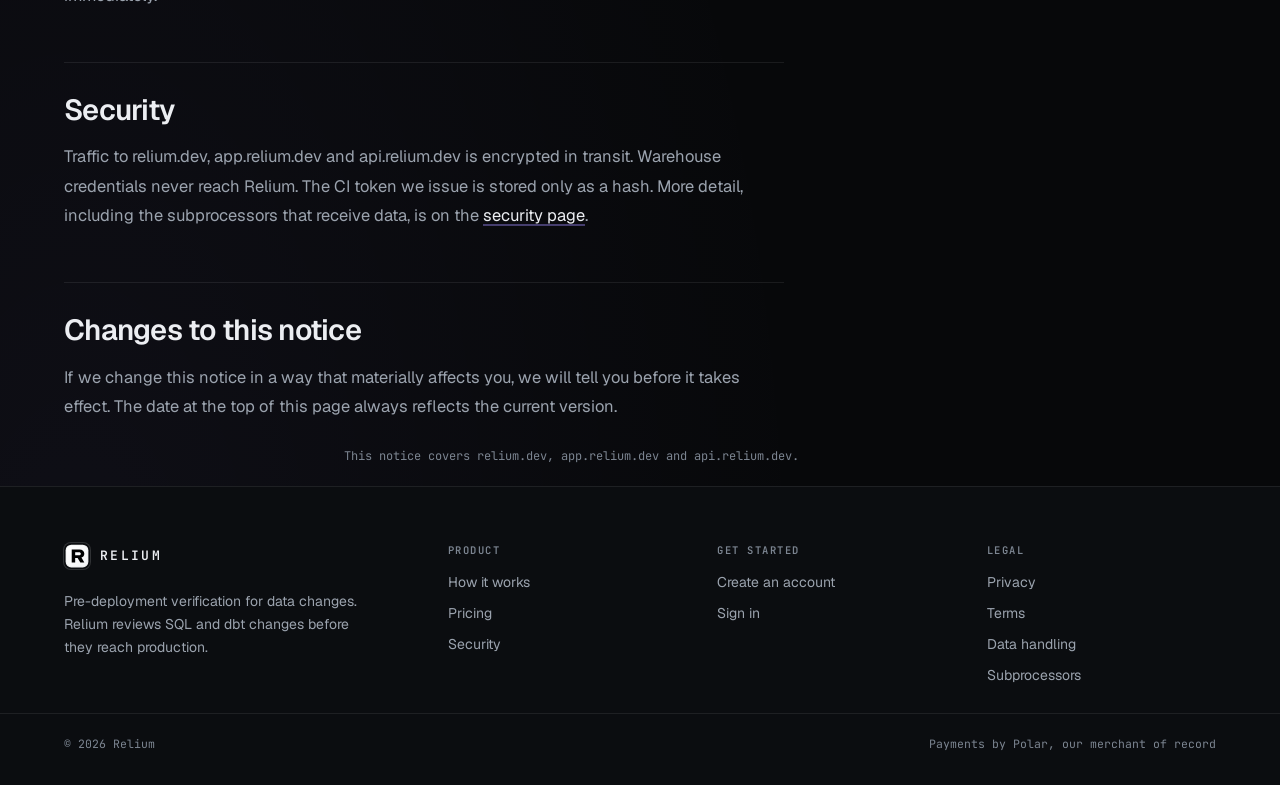
<file: privacy.html>
<!DOCTYPE html>
<html lang="en">
<head>
<meta charset="UTF-8">
<meta name="viewport" content="width=device-width, initial-scale=1.0">
<title>Privacy notice — Relium</title>
<meta name="description" content="How Relium collects, uses and stores personal data, who we share it with, how long we keep it, and your rights.">
<meta name="color-scheme" content="light dark">
<link rel="canonical" href="https://relium.dev/privacy">
<meta property="og:type" content="website">
<meta property="og:url" content="https://relium.dev/privacy">
<meta property="og:title" content="Privacy notice — Relium">
<meta property="og:description" content="How Relium collects, uses and stores personal data, and what you can ask us to do with it.">
<link rel="preload" href="/fonts/geist-latin-wght-normal.woff2" as="font" type="font/woff2" crossorigin>
<link rel="stylesheet" href="/relium.css">
<link rel="icon" type="image/svg+xml" href="/relium-logo.svg">
</head>
<body>
<a class="skip-link" href="#main">Skip to content</a>

<nav class="site-nav" aria-label="Primary navigation">
  <a class="nav-logo" href="/" aria-label="Relium home">
    <span class="logo-mark"></span>
    RELIUM
  </a>
  <button class="mobile-menu-toggle" type="button" aria-expanded="false" aria-controls="mobile-menu" aria-label="Toggle navigation"><span></span></button>
  <ul class="nav-links">
    <li><a href="/how-it-works">How it works</a></li>
    <li><a href="/pricing">Pricing</a></li>
    <li><a href="/security">Security</a></li>
    <li><button class="theme-toggle" type="button" aria-label="Switch to light mode" aria-pressed="true" data-theme-toggle><span></span><b data-theme-label>Dark</b></button></li>
    <li><a class="nav-signin" href="https://app.relium.dev/onboarding">Sign in</a></li>
    <li><a class="nav-cta" href="https://app.relium.dev/onboarding?start=1">Get started free</a></li>
  </ul>
</nav>

<div class="mobile-menu" id="mobile-menu">
  <a href="/how-it-works">How it works</a>
  <a href="/pricing">Pricing</a>
  <a href="/security">Security</a>
  <button class="theme-toggle theme-toggle-mobile" type="button" aria-label="Switch to light mode" aria-pressed="true" data-theme-toggle><span></span><b data-theme-label>Dark</b></button>
  <a class="mobile-signin" href="https://app.relium.dev/onboarding">Sign in</a>
  <a class="mobile-cta" href="https://app.relium.dev/onboarding?start=1">Get started free</a>
</div>

<main id="main">
  <section class="page-hero">
    <div class="page-hero-inner">
      <span class="eyebrow">Legal</span>
      <h1>Privacy notice</h1>
      <p>How Relium collects, uses and stores personal data, and what you can ask us to do with it.</p>
      <p class="page-updated">Last updated: September 2026</p>
    </div>
  </section>

  <div class="legal-layout">
    <div class="prose">

      <div class="callout">
        <svg width="16" height="16" viewBox="0 0 24 24" fill="none" stroke="currentColor" stroke-width="2" stroke-linecap="round" stroke-linejoin="round" aria-hidden="true"><circle cx="12" cy="12" r="10"/><path d="M12 16v-4M12 8h.01"/></svg>
        <p>This notice describes personal data. For the technical detail of what Relium reads from your repository and warehouse, see <a href="/security">Security and data handling</a>.</p>
      </div>

      <h2 id="who-we-are">Who we are</h2>
      <p>Relium provides a pre-deployment verification service for data changes at <a href="https://relium.dev">relium.dev</a> and <a href="https://app.relium.dev">app.relium.dev</a>. This notice covers all three of those hosts and applies to everyone who uses them.</p>

      <h2 id="what-we-collect">What we collect</h2>

      <h3>Account data</h3>
      <p>Your name, email address and organisation membership, provided when you sign in. Authentication is handled by Clerk; if you sign in with GitHub or Google, we receive the profile information those providers release for sign-in.</p>

      <h3>Workspace and configuration data</h3>
      <p>The organisation name you enter during setup, the repositories you connect, your dbt project configuration, and — if you provide them — the optional role and team size fields. Both optional fields can be left blank and nothing depends on them.</p>

      <h3>Service data</h3>
      <p>The compiled dbt manifests your CI submits, the reviews Relium produces from them, and aggregate warehouse metadata where a collector is connected. This is described in full on the <a href="/security">security page</a>. It can contain personal data only incidentally — for example, if a column name or a model name in your project happens to identify a person.</p>

      <h3>Billing data</h3>
      <p>If you subscribe to a paid plan, Polar acts as merchant of record and collects your billing details directly. Relium receives the subscription status and plan, not your payment method or card number.</p>

      <h3>Operational logs</h3>
      <p>Standard server logs for the API and application, kept to operate and secure the service.</p>

      <h2 id="this-website">What relium.dev itself collects</h2>
      <p>This marketing website loads no analytics, no advertising pixels and no third-party scripts. It sets no cookies. Your theme preference is stored in your own browser's local storage and never leaves it. That is why there is no cookie banner on this site — there is nothing to consent to.</p>
      <p>The application at app.relium.dev does set cookies, because it has to: the session cookie that keeps you signed in, and a CSRF token that protects state-changing requests. Neither is used for tracking or advertising.</p>

      <h2 id="why">Why we use it</h2>
      <ul>
        <li><strong>To provide the service</strong> — reviewing your changes, publishing decisions, and keeping the review record you can audit later.</li>
        <li><strong>To authenticate you</strong> and to check, with GitHub, that you are permitted to perform a governance action.</li>
        <li><strong>To bill you</strong>, if you are on a paid plan.</li>
        <li><strong>To operate and secure the service</strong> — diagnosing failures, preventing abuse.</li>
        <li><strong>To contact you</strong> about the service itself: setup problems, incidents, changes that affect you.</li>
      </ul>
      <p>We do not sell personal data, and we do not use your data to train models for anyone else.</p>

      <h2 id="sharing">Who we share it with</h2>
      <p>Only the subprocessors listed on the <a href="/security#subprocessors">security page</a> — GitHub, Clerk and Polar — each for the purpose stated there, plus our hosting and infrastructure providers. We will disclose data if we are legally required to, and we will tell you unless we are prohibited from doing so.</p>

      <h2 id="retention">How long we keep it</h2>
      <ul>
        <li><strong>Review records</strong> are retained according to your plan: 7 days on Free, 90 days on Starter, and retained on Pro.</li>
        <li><strong>Account and workspace data</strong> is kept while your account is open.</li>
        <li><strong>Billing records</strong> are kept as long as we are required to keep them for tax and accounting purposes.</li>
      </ul>

      <h2 id="rights">Your rights</h2>
      <!-- UNRESOLVED, DELIBERATELY NOT INVENTED: Relium publishes no contact
           address, because no privacy, security or legal mailbox on the
           relium.dev domain is configured. Every reference to one is removed rather than
           swapped for another address that also does not exist. The sentences below
           therefore describe the rights and the self-service controls that are real,
           and claim no channel for reaching a human. Publishing a working address is
           an outstanding launch task, not a copy change. -->
      <p>You can ask us for a copy of the personal data we hold about you, ask us to correct it, ask us to delete it, or object to how we use it. We answer requests of that kind within 30 days of receiving them. Relium does not yet publish a contact address for making one.</p>
      <p>You can also cut off Relium's access to your code yourself, at any time, without asking us: uninstall the Relium GitHub App from your GitHub organisation. That revokes repository access immediately.</p>

      <h2 id="security">Security</h2>
      <p>Traffic to relium.dev, app.relium.dev and api.relium.dev is encrypted in transit. Warehouse credentials never reach Relium. The CI token we issue is stored only as a hash. More detail, including the subprocessors that receive data, is on the <a href="/security">security page</a>.</p>

      <h2 id="changes">Changes to this notice</h2>
      <p>If we change this notice in a way that materially affects you, we will tell you before it takes effect. The date at the top of this page always reflects the current version.</p>

    </div>

    <nav class="legal-toc" aria-label="On this page">
      <p>On this page</p>
      <ol>
        <li><a href="#who-we-are">Who we are</a></li>
        <li><a href="#what-we-collect">What we collect</a></li>
        <li><a href="#this-website">What relium.dev collects</a></li>
        <li><a href="#why">Why we use it</a></li>
        <li><a href="#sharing">Who we share it with</a></li>
        <li><a href="#retention">How long we keep it</a></li>
        <li><a href="#rights">Your rights</a></li>
        <li><a href="#security">Security</a></li>
        <li><a href="#changes">Changes to this notice</a></li>
      </ol>
    </nav>
  </div>

  <p class="legal-footnote">This notice covers relium.dev, app.relium.dev and api.relium.dev.</p>
</main>

<footer class="site-footer">
  <div class="footer-inner">
    <div class="footer-grid">
      <div class="footer-brand">
        <a class="nav-logo" href="/" aria-label="Relium home">
          <span class="logo-mark"></span>
          RELIUM
        </a>
        <p>Pre-deployment verification for data changes. Relium reviews SQL and dbt changes before they reach production.</p>
      </div>
      <div class="footer-col">
        <p class="footer-col-title">Product</p>
        <ul>
          <li><a href="/how-it-works">How it works</a></li>
          <li><a href="/pricing">Pricing</a></li>
          <li><a href="/security">Security</a></li>
        </ul>
      </div>
      <div class="footer-col">
        <p class="footer-col-title">Get started</p>
        <ul>
          <li><a href="https://app.relium.dev/onboarding?start=1">Create an account</a></li>
          <li><a href="https://app.relium.dev/onboarding">Sign in</a></li>
        </ul>
      </div>
      <div class="footer-col">
        <p class="footer-col-title">Legal</p>
        <ul>
          <li><a href="/privacy">Privacy</a></li>
          <li><a href="/terms">Terms</a></li>
          <li><a href="/security">Data handling</a></li>
          <li><a href="/security#subprocessors">Subprocessors</a></li>
        </ul>
      </div>
    </div>
  </div>
  <div class="footer-base">
    <span>&copy; 2026 Relium</span>
    <span>Payments by Polar, our merchant of record</span>
  </div>
</footer>
<script src="/relium.js" defer></script>
</body>
</html>
</file>
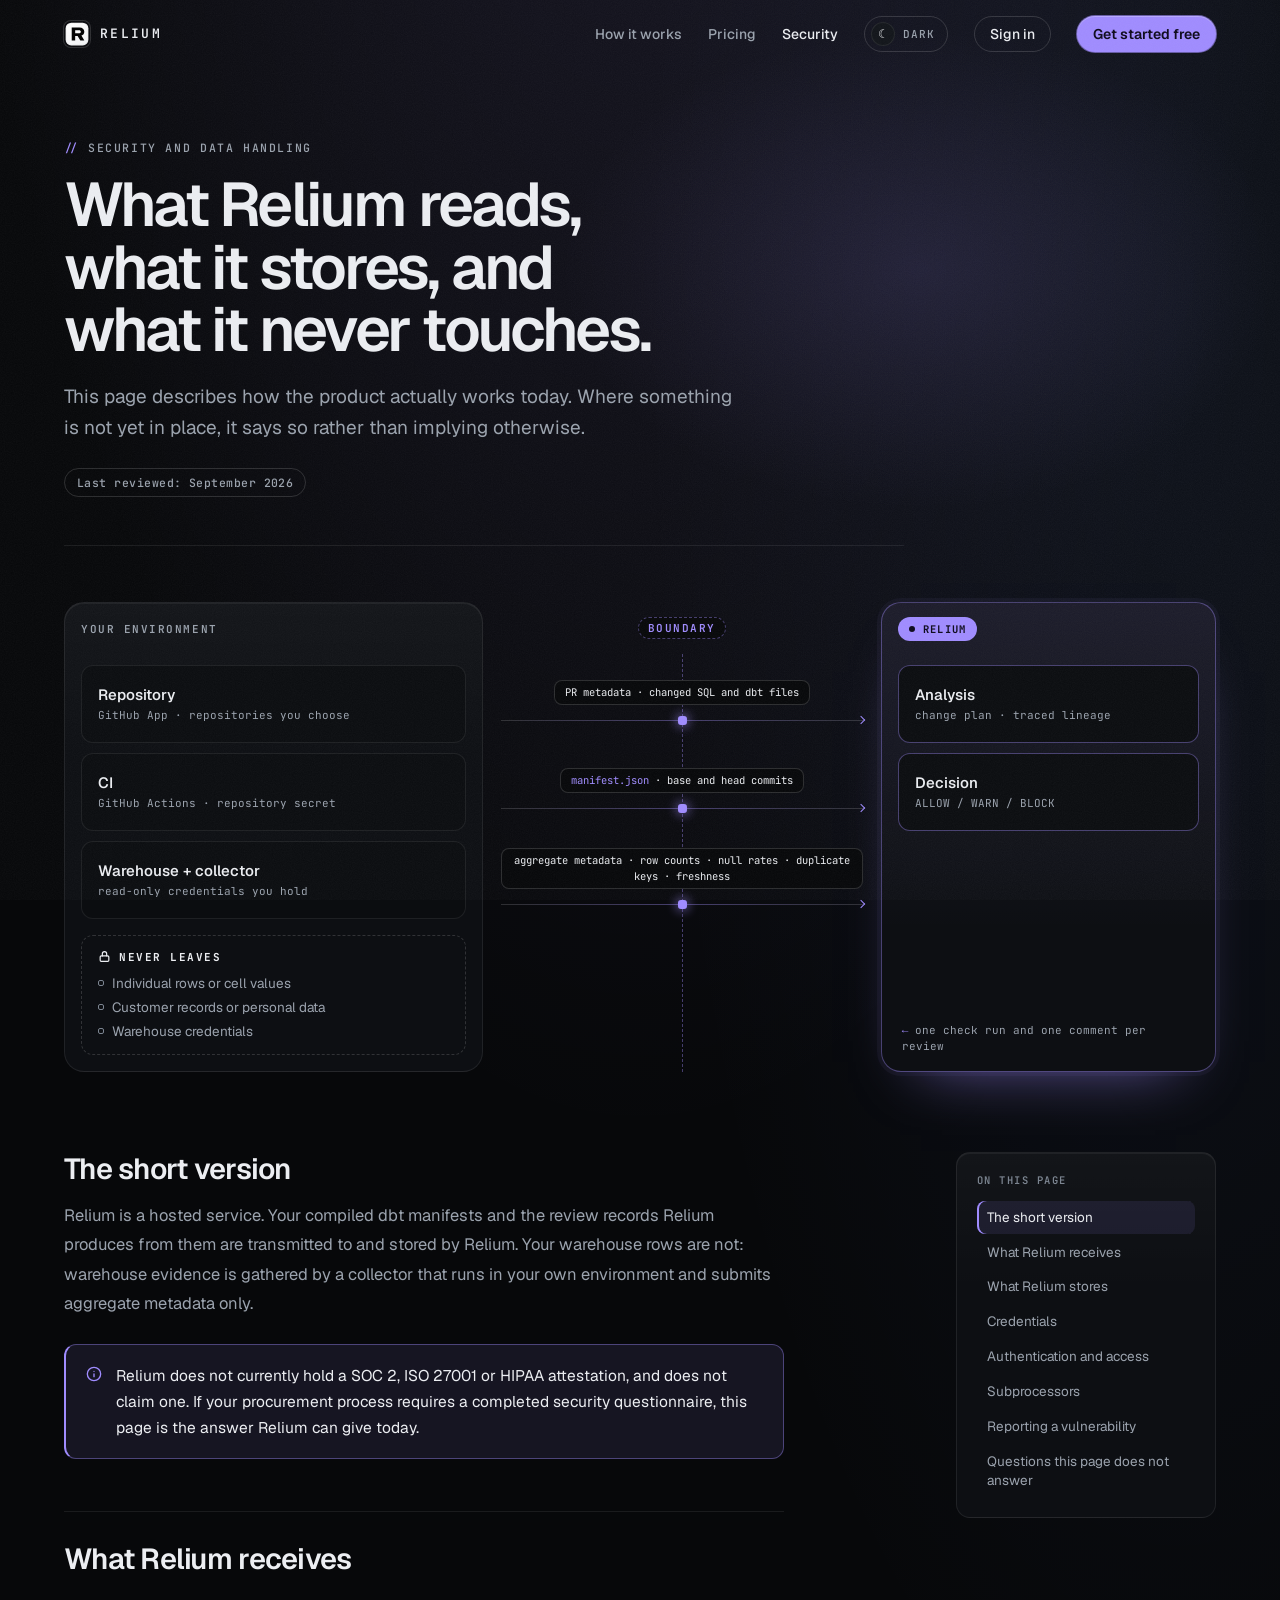
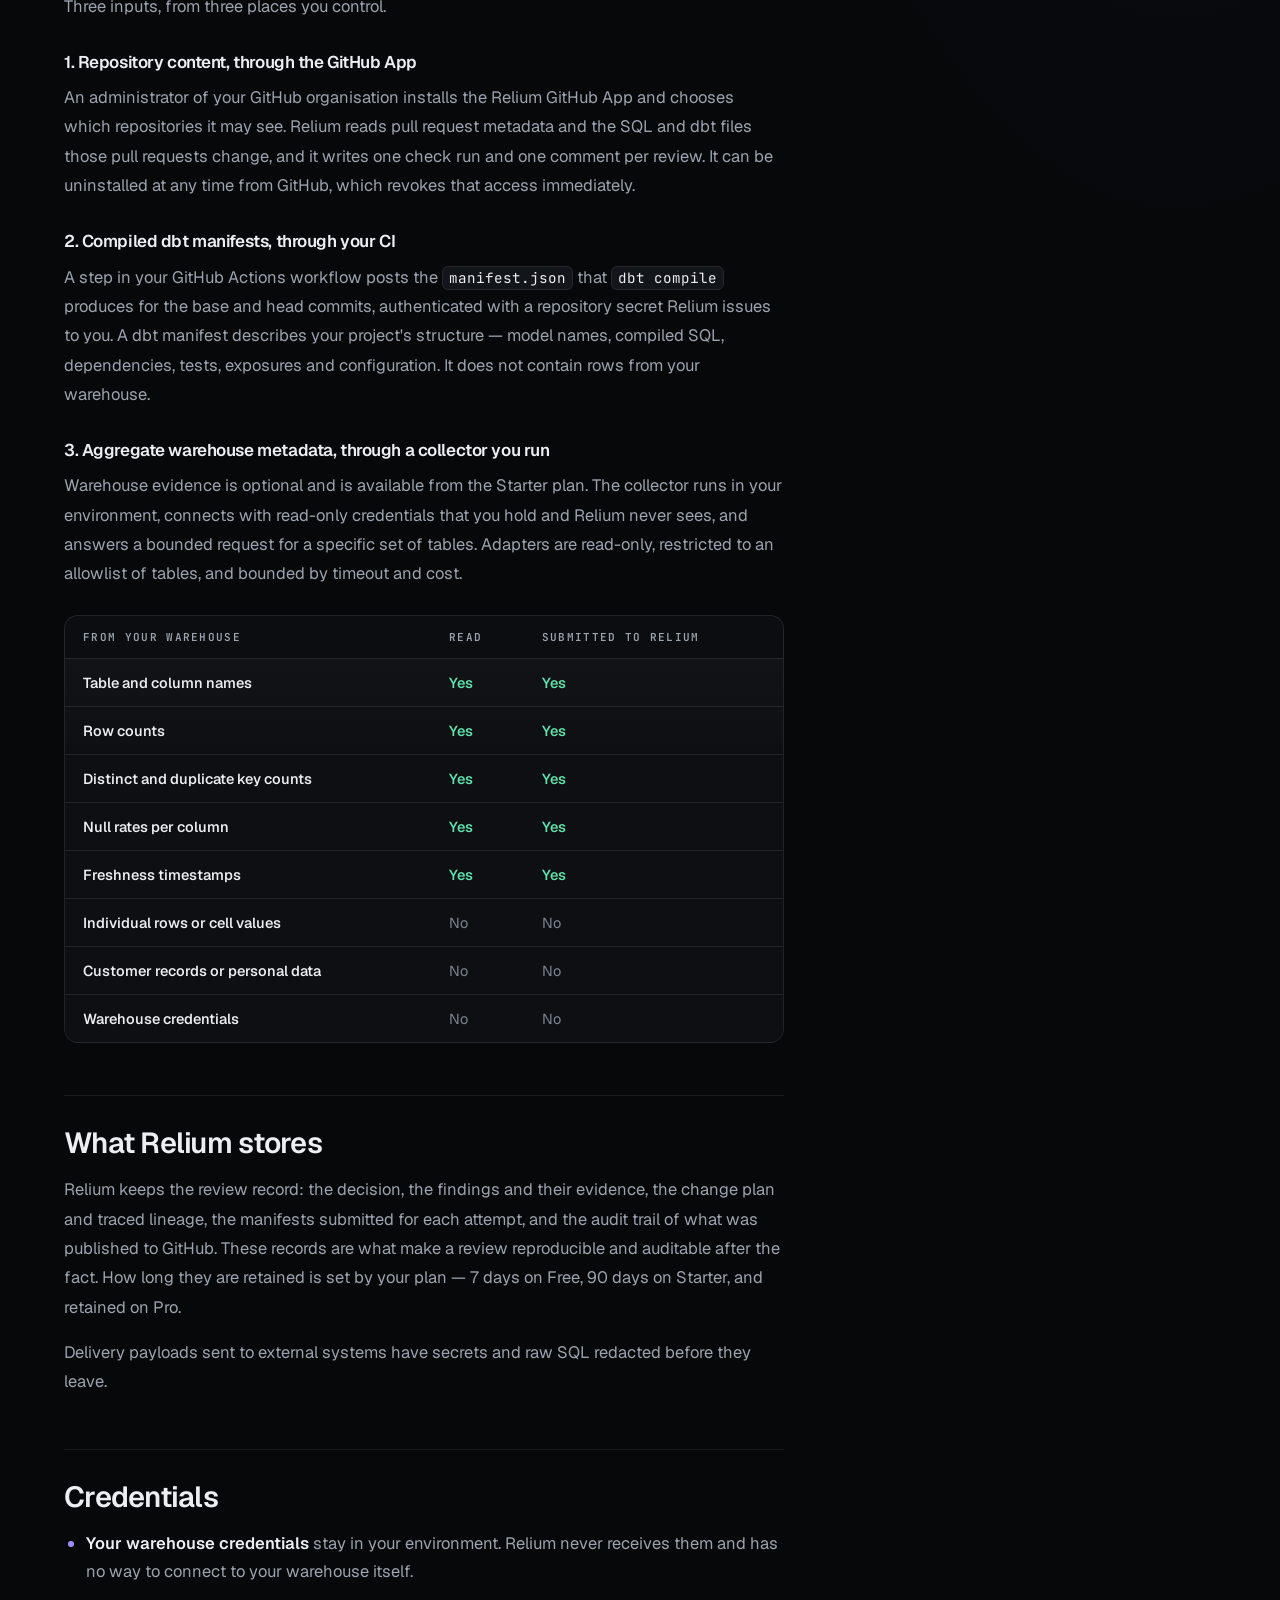
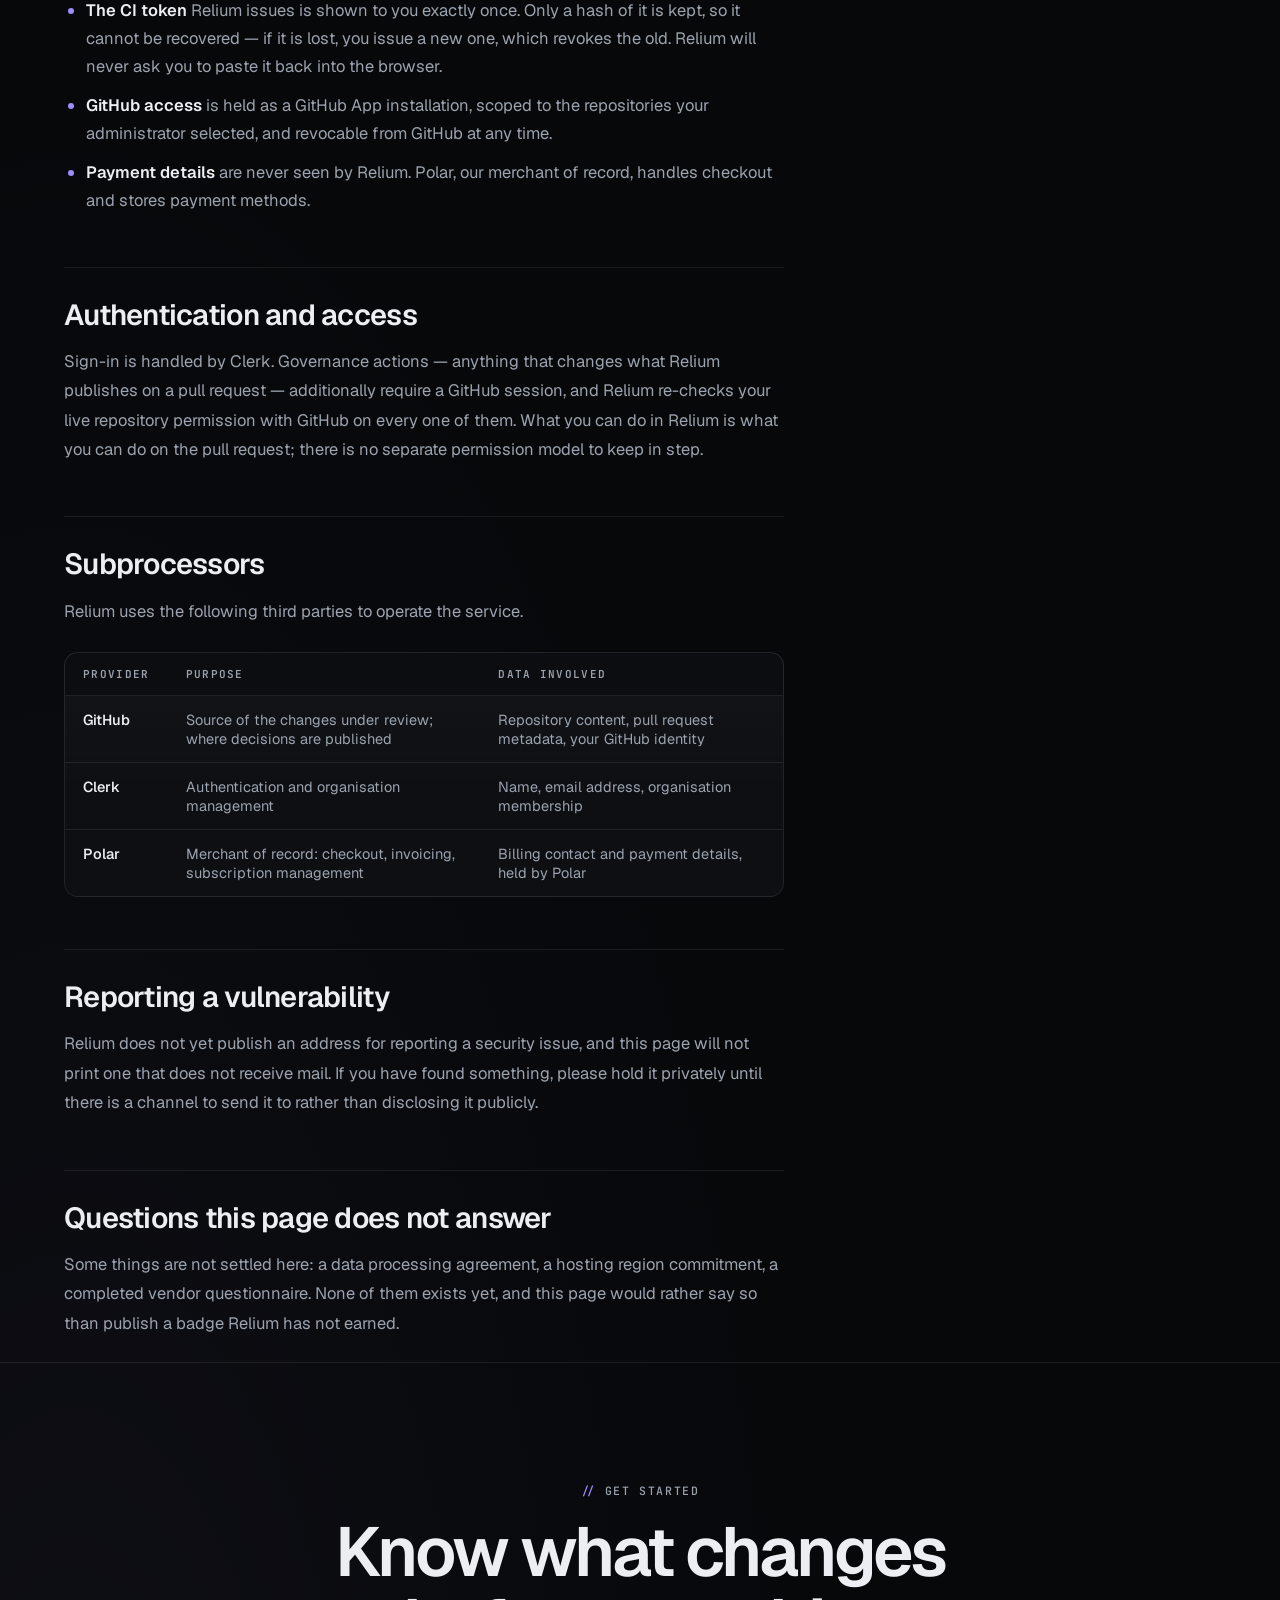
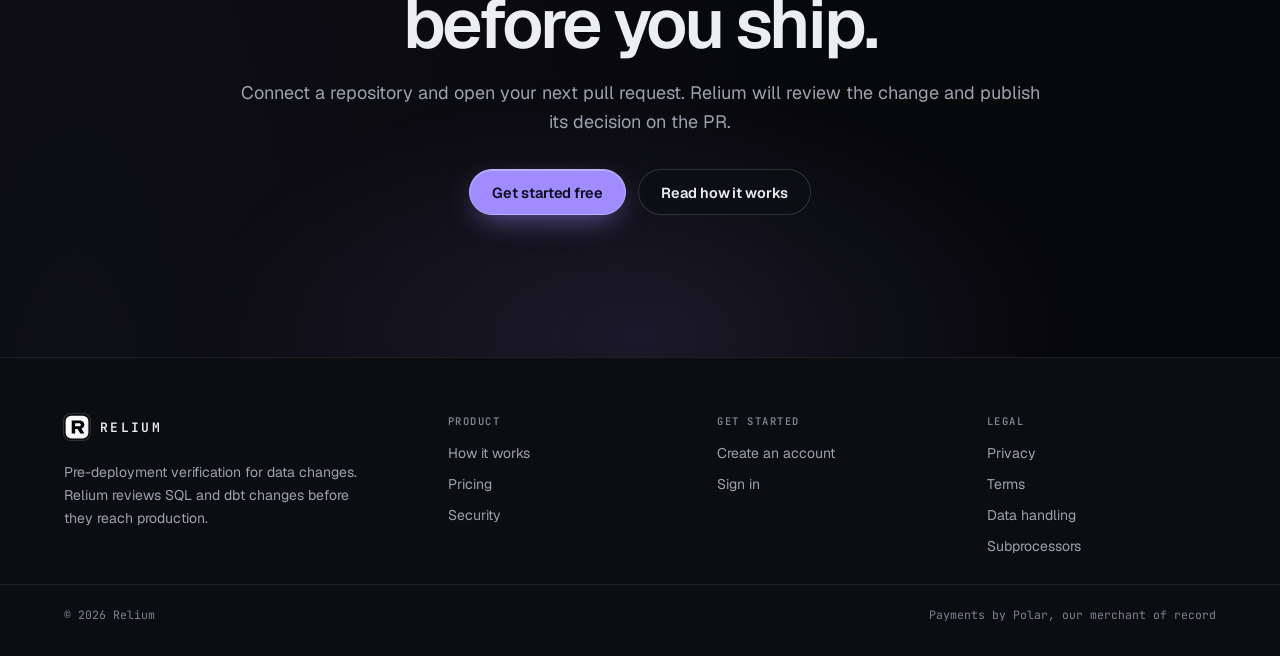
<file: security.html>
<!DOCTYPE html>
<html lang="en">
<head>
<meta charset="UTF-8">
<meta name="viewport" content="width=device-width, initial-scale=1.0">
<title>Security and data handling — Relium</title>
<meta name="description" content="What Relium reads, what it stores, and what it never touches. Repository access, compiled dbt manifests, the warehouse collector, credentials, and our subprocessors.">
<meta name="color-scheme" content="light dark">
<link rel="canonical" href="https://relium.dev/security">
<meta property="og:type" content="website">
<meta property="og:url" content="https://relium.dev/security">
<meta property="og:title" content="Security and data handling — Relium">
<meta property="og:description" content="What Relium reads, what it stores, and what it never touches.">
<link rel="preload" href="/fonts/geist-latin-wght-normal.woff2" as="font" type="font/woff2" crossorigin>
<link rel="stylesheet" href="/relium.css">
<link rel="icon" type="image/svg+xml" href="/relium-logo.svg">
</head>
<body>
<a class="skip-link" href="#main">Skip to content</a>

<nav class="site-nav" aria-label="Primary navigation">
  <a class="nav-logo" href="/" aria-label="Relium home">
    <span class="logo-mark"></span>
    RELIUM
  </a>
  <button class="mobile-menu-toggle" type="button" aria-expanded="false" aria-controls="mobile-menu" aria-label="Toggle navigation"><span></span></button>
  <ul class="nav-links">
    <li><a href="/how-it-works">How it works</a></li>
    <li><a href="/pricing">Pricing</a></li>
    <li><a href="/security" aria-current="page">Security</a></li>
    <li><button class="theme-toggle" type="button" aria-label="Switch to light mode" aria-pressed="true" data-theme-toggle><span></span><b data-theme-label>Dark</b></button></li>
    <li><a class="nav-signin" href="https://app.relium.dev/onboarding">Sign in</a></li>
    <li><a class="nav-cta" href="https://app.relium.dev/onboarding?start=1">Get started free</a></li>
  </ul>
</nav>

<div class="mobile-menu" id="mobile-menu">
  <a href="/how-it-works">How it works</a>
  <a href="/pricing">Pricing</a>
  <a href="/security" aria-current="page">Security</a>
  <button class="theme-toggle theme-toggle-mobile" type="button" aria-label="Switch to light mode" aria-pressed="true" data-theme-toggle><span></span><b data-theme-label>Dark</b></button>
  <a class="mobile-signin" href="https://app.relium.dev/onboarding">Sign in</a>
  <a class="mobile-cta" href="https://app.relium.dev/onboarding?start=1">Get started free</a>
</div>

<main id="main">
  <section class="page-hero">
    <div class="page-hero-inner">
      <span class="eyebrow">Security and data handling</span>
      <h1>What Relium reads, what it stores, and what it never touches.</h1>
      <p>This page describes how the product actually works today. Where something is not yet in place, it says so rather than implying otherwise.</p>
      <p class="page-updated">Last reviewed: September 2026</p>
    </div>
  </section>

  <section class="section boundary-section">
    <figure class="boundary reveal" data-live>
      <figcaption class="sr-only">The data boundary. In your environment: your repository, read through the GitHub App; your CI, which posts the compiled manifests; and your warehouse, read by a collector you run with read-only credentials you hold. Three things cross to Relium: pull request metadata and the SQL and dbt files the pull request changes; the compiled manifest.json for the base and head commits; and aggregate metadata — row counts, null rates, duplicate keys and freshness. Three things never leave your environment: individual rows or cell values, customer records or personal data, and warehouse credentials. Relium analyses the change, returns a decision, and writes one check run and one comment per review.</figcaption>
      <div class="bz bz-yours">
        <div class="bz-head"><span class="bz-title">Your environment</span></div>
        <ul class="bz-sources">
          <li class="bz-source"><b>Repository</b><span>GitHub App · repositories you choose</span></li>
          <li class="bz-source"><b>CI</b><span>GitHub Actions · repository secret</span></li>
          <li class="bz-source"><b>Warehouse + collector</b><span>read-only credentials you hold</span></li>
        </ul>
        <div class="bz-locked">
          <p class="bz-locked-head"><svg width="13" height="13" viewBox="0 0 24 24" fill="none" stroke="currentColor" stroke-width="2.2" stroke-linecap="round" stroke-linejoin="round" aria-hidden="true"><rect x="4" y="11" width="16" height="10" rx="2"/><path d="M8 11V7a4 4 0 0 1 8 0v4"/></svg>Never leaves</p>
          <ul>
            <li>Individual rows or cell values</li>
            <li>Customer records or personal data</li>
            <li>Warehouse credentials</li>
          </ul>
        </div>
      </div>
      <div class="bz-lanes">
        <div class="bz-head"><span class="bz-boundary-label">Boundary</span></div>
        <div class="bz-lane" style="--i:0"><span class="bz-payload">PR metadata · changed SQL and dbt files</span><span class="bz-track" aria-hidden="true"><i class="bz-packet"></i></span></div>
        <div class="bz-lane" style="--i:1"><span class="bz-payload"><code>manifest.json</code> · base and head commits</span><span class="bz-track" aria-hidden="true"><i class="bz-packet"></i></span></div>
        <div class="bz-lane" style="--i:2"><span class="bz-payload">aggregate metadata · row counts · null rates · duplicate keys · freshness</span><span class="bz-track" aria-hidden="true"><i class="bz-packet"></i></span></div>
      </div>
      <div class="bz bz-relium">
        <div class="bz-head"><em class="zone-tag">Relium</em></div>
        <div class="bz-step"><b>Analysis</b><span>change plan · traced lineage</span></div>
        <div class="bz-step"><b>Decision</b><span>ALLOW / WARN / BLOCK</span></div>
        <p class="bz-return"><span aria-hidden="true">&larr;</span> one check run and one comment per review</p>
      </div>
    </figure>
  </section>

  <div class="legal-layout">
    <div class="prose">

      <h2 id="short-version">The short version</h2>
      <p>Relium is a hosted service. Your compiled dbt manifests and the review records Relium produces from them are transmitted to and stored by Relium. Your warehouse rows are not: warehouse evidence is gathered by a collector that runs in your own environment and submits aggregate metadata only.</p>

      <div class="callout">
        <svg width="16" height="16" viewBox="0 0 24 24" fill="none" stroke="currentColor" stroke-width="2" stroke-linecap="round" stroke-linejoin="round" aria-hidden="true"><circle cx="12" cy="12" r="10"/><path d="M12 16v-4M12 8h.01"/></svg>
        <p>Relium does not currently hold a SOC 2, ISO 27001 or HIPAA attestation, and does not claim one. If your procurement process requires a completed security questionnaire, this page is the answer Relium can give today.</p>
      </div>

      <h2 id="receives">What Relium receives</h2>
      <p>Three inputs, from three places you control.</p>

      <h3>1. Repository content, through the GitHub App</h3>
      <p>An administrator of your GitHub organisation installs the Relium GitHub App and chooses which repositories it may see. Relium reads pull request metadata and the SQL and dbt files those pull requests change, and it writes one check run and one comment per review. It can be uninstalled at any time from GitHub, which revokes that access immediately.</p>

      <h3>2. Compiled dbt manifests, through your CI</h3>
      <p>A step in your GitHub Actions workflow posts the <code>manifest.json</code> that <code>dbt compile</code> produces for the base and head commits, authenticated with a repository secret Relium issues to you. A dbt manifest describes your project's structure — model names, compiled SQL, dependencies, tests, exposures and configuration. It does not contain rows from your warehouse.</p>

      <h3>3. Aggregate warehouse metadata, through a collector you run</h3>
      <p>Warehouse evidence is optional and is available from the Starter plan. The collector runs in your environment, connects with read-only credentials that you hold and Relium never sees, and answers a bounded request for a specific set of tables. Adapters are read-only, restricted to an allowlist of tables, and bounded by timeout and cost.</p>

      <div class="matrix-wrap">
        <div class="scroll-x">
          <table class="matrix">
            <caption class="sr-only">What the warehouse collector reads and submits</caption>
            <thead>
              <tr><th scope="col">From your warehouse</th><th scope="col">Read</th><th scope="col">Submitted to Relium</th></tr>
            </thead>
            <tbody>
              <tr><th scope="row">Table and column names</th><td class="yes">Yes</td><td class="yes">Yes</td></tr>
              <tr><th scope="row">Row counts</th><td class="yes">Yes</td><td class="yes">Yes</td></tr>
              <tr><th scope="row">Distinct and duplicate key counts</th><td class="yes">Yes</td><td class="yes">Yes</td></tr>
              <tr><th scope="row">Null rates per column</th><td class="yes">Yes</td><td class="yes">Yes</td></tr>
              <tr><th scope="row">Freshness timestamps</th><td class="yes">Yes</td><td class="yes">Yes</td></tr>
              <tr><th scope="row">Individual rows or cell values</th><td class="no">No</td><td class="no">No</td></tr>
              <tr><th scope="row">Customer records or personal data</th><td class="no">No</td><td class="no">No</td></tr>
              <tr><th scope="row">Warehouse credentials</th><td class="no">No</td><td class="no">No</td></tr>
            </tbody>
          </table>
        </div>
      </div>

      <h2 id="stores">What Relium stores</h2>
      <p>Relium keeps the review record: the decision, the findings and their evidence, the change plan and traced lineage, the manifests submitted for each attempt, and the audit trail of what was published to GitHub. These records are what make a review reproducible and auditable after the fact. How long they are retained is set by your plan — 7 days on Free, 90 days on Starter, and retained on Pro.</p>
      <p>Delivery payloads sent to external systems have secrets and raw SQL redacted before they leave.</p>

      <h2 id="credentials">Credentials</h2>
      <ul>
        <li><strong>Your warehouse credentials</strong> stay in your environment. Relium never receives them and has no way to connect to your warehouse itself.</li>
        <li><strong>The CI token</strong> Relium issues is shown to you exactly once. Only a hash of it is kept, so it cannot be recovered — if it is lost, you issue a new one, which revokes the old. Relium will never ask you to paste it back into the browser.</li>
        <li><strong>GitHub access</strong> is held as a GitHub App installation, scoped to the repositories your administrator selected, and revocable from GitHub at any time.</li>
        <li><strong>Payment details</strong> are never seen by Relium. Polar, our merchant of record, handles checkout and stores payment methods.</li>
      </ul>

      <h2 id="access">Authentication and access</h2>
      <p>Sign-in is handled by Clerk. Governance actions — anything that changes what Relium publishes on a pull request — additionally require a GitHub session, and Relium re-checks your live repository permission with GitHub on every one of them. What you can do in Relium is what you can do on the pull request; there is no separate permission model to keep in step.</p>

      <h2 id="subprocessors">Subprocessors</h2>
      <p>Relium uses the following third parties to operate the service.</p>
      <div class="matrix-wrap">
        <div class="scroll-x">
          <table class="matrix">
            <caption class="sr-only">Third-party subprocessors used by Relium</caption>
            <thead>
              <tr><th scope="col">Provider</th><th scope="col">Purpose</th><th scope="col">Data involved</th></tr>
            </thead>
            <tbody>
              <tr><th scope="row">GitHub</th><td>Source of the changes under review; where decisions are published</td><td>Repository content, pull request metadata, your GitHub identity</td></tr>
              <tr><th scope="row">Clerk</th><td>Authentication and organisation management</td><td>Name, email address, organisation membership</td></tr>
              <tr><th scope="row">Polar</th><td>Merchant of record: checkout, invoicing, subscription management</td><td>Billing contact and payment details, held by Polar</td></tr>
            </tbody>
          </table>
        </div>
      </div>

      <h2 id="vulnerability">Reporting a vulnerability</h2>
      <!-- UNRESOLVED, DELIBERATELY NOT INVENTED: Relium publishes no contact
           address, because no privacy, security or legal mailbox on the
           relium.dev domain is configured. Every reference to one is removed rather than
           swapped for another address that also does not exist. The sentences below
           therefore describe the rights and the self-service controls that are real,
           and claim no channel for reaching a human. Publishing a working address is
           an outstanding launch task, not a copy change. -->
      <p>Relium does not yet publish an address for reporting a security issue, and this page will not print one that does not receive mail. If you have found something, please hold it privately until there is a channel to send it to rather than disclosing it publicly.</p>

      <h2 id="open-questions">Questions this page does not answer</h2>
      <p>Some things are not settled here: a data processing agreement, a hosting region commitment, a completed vendor questionnaire. None of them exists yet, and this page would rather say so than publish a badge Relium has not earned.</p>

    </div>

    <nav class="legal-toc" aria-label="On this page">
      <p>On this page</p>
      <ol>
        <li><a href="#short-version">The short version</a></li>
        <li><a href="#receives">What Relium receives</a></li>
        <li><a href="#stores">What Relium stores</a></li>
        <li><a href="#credentials">Credentials</a></li>
        <li><a href="#access">Authentication and access</a></li>
        <li><a href="#subprocessors">Subprocessors</a></li>
        <li><a href="#vulnerability">Reporting a vulnerability</a></li>
        <li><a href="#open-questions">Questions this page does not answer</a></li>
      </ol>
    </nav>
  </div>

  <section class="final-cta">
    <div class="cta-inner reveal">
      <span class="eyebrow">Get started</span>
      <h2>Know what changes before you ship.</h2>
      <p>Connect a repository and open your next pull request. Relium will review the change and publish its decision on the PR.</p>
      <div class="actions">
        <a class="btn btn-primary" href="https://app.relium.dev/onboarding?start=1">Get started free</a>
        <a class="btn btn-secondary" href="/how-it-works">Read how it works</a>
      </div>
    </div>
  </section>
</main>

<footer class="site-footer">
  <div class="footer-inner">
    <div class="footer-grid">
      <div class="footer-brand">
        <a class="nav-logo" href="/" aria-label="Relium home">
          <span class="logo-mark"></span>
          RELIUM
        </a>
        <p>Pre-deployment verification for data changes. Relium reviews SQL and dbt changes before they reach production.</p>
      </div>
      <div class="footer-col">
        <p class="footer-col-title">Product</p>
        <ul>
          <li><a href="/how-it-works">How it works</a></li>
          <li><a href="/pricing">Pricing</a></li>
          <li><a href="/security">Security</a></li>
        </ul>
      </div>
      <div class="footer-col">
        <p class="footer-col-title">Get started</p>
        <ul>
          <li><a href="https://app.relium.dev/onboarding?start=1">Create an account</a></li>
          <li><a href="https://app.relium.dev/onboarding">Sign in</a></li>
        </ul>
      </div>
      <div class="footer-col">
        <p class="footer-col-title">Legal</p>
        <ul>
          <li><a href="/privacy">Privacy</a></li>
          <li><a href="/terms">Terms</a></li>
          <li><a href="/security">Data handling</a></li>
          <li><a href="/security#subprocessors">Subprocessors</a></li>
        </ul>
      </div>
    </div>
  </div>
  <div class="footer-base">
    <span>&copy; 2026 Relium</span>
    <span>Payments by Polar, our merchant of record</span>
  </div>
</footer>
<script src="/relium.js" defer></script>
<script src="/relium-visuals.js" defer></script>
</body>
</html>
</file>
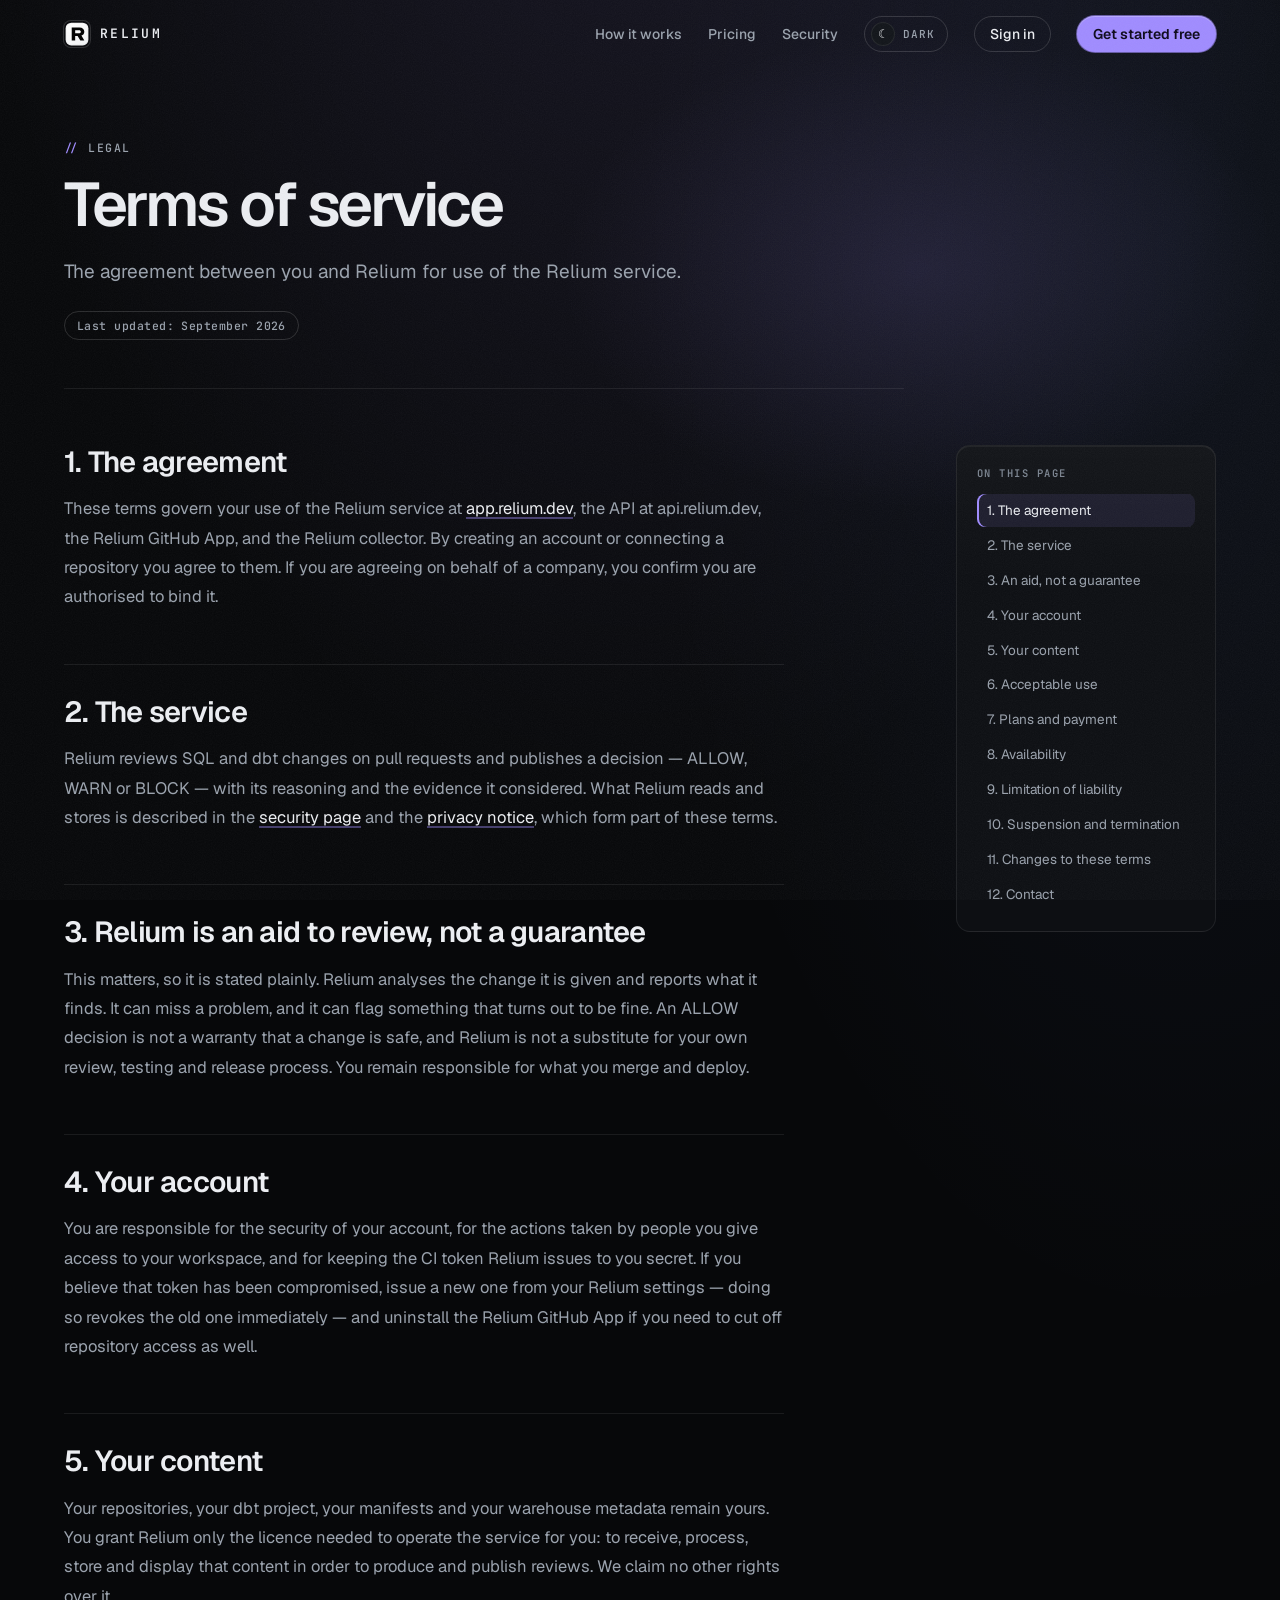
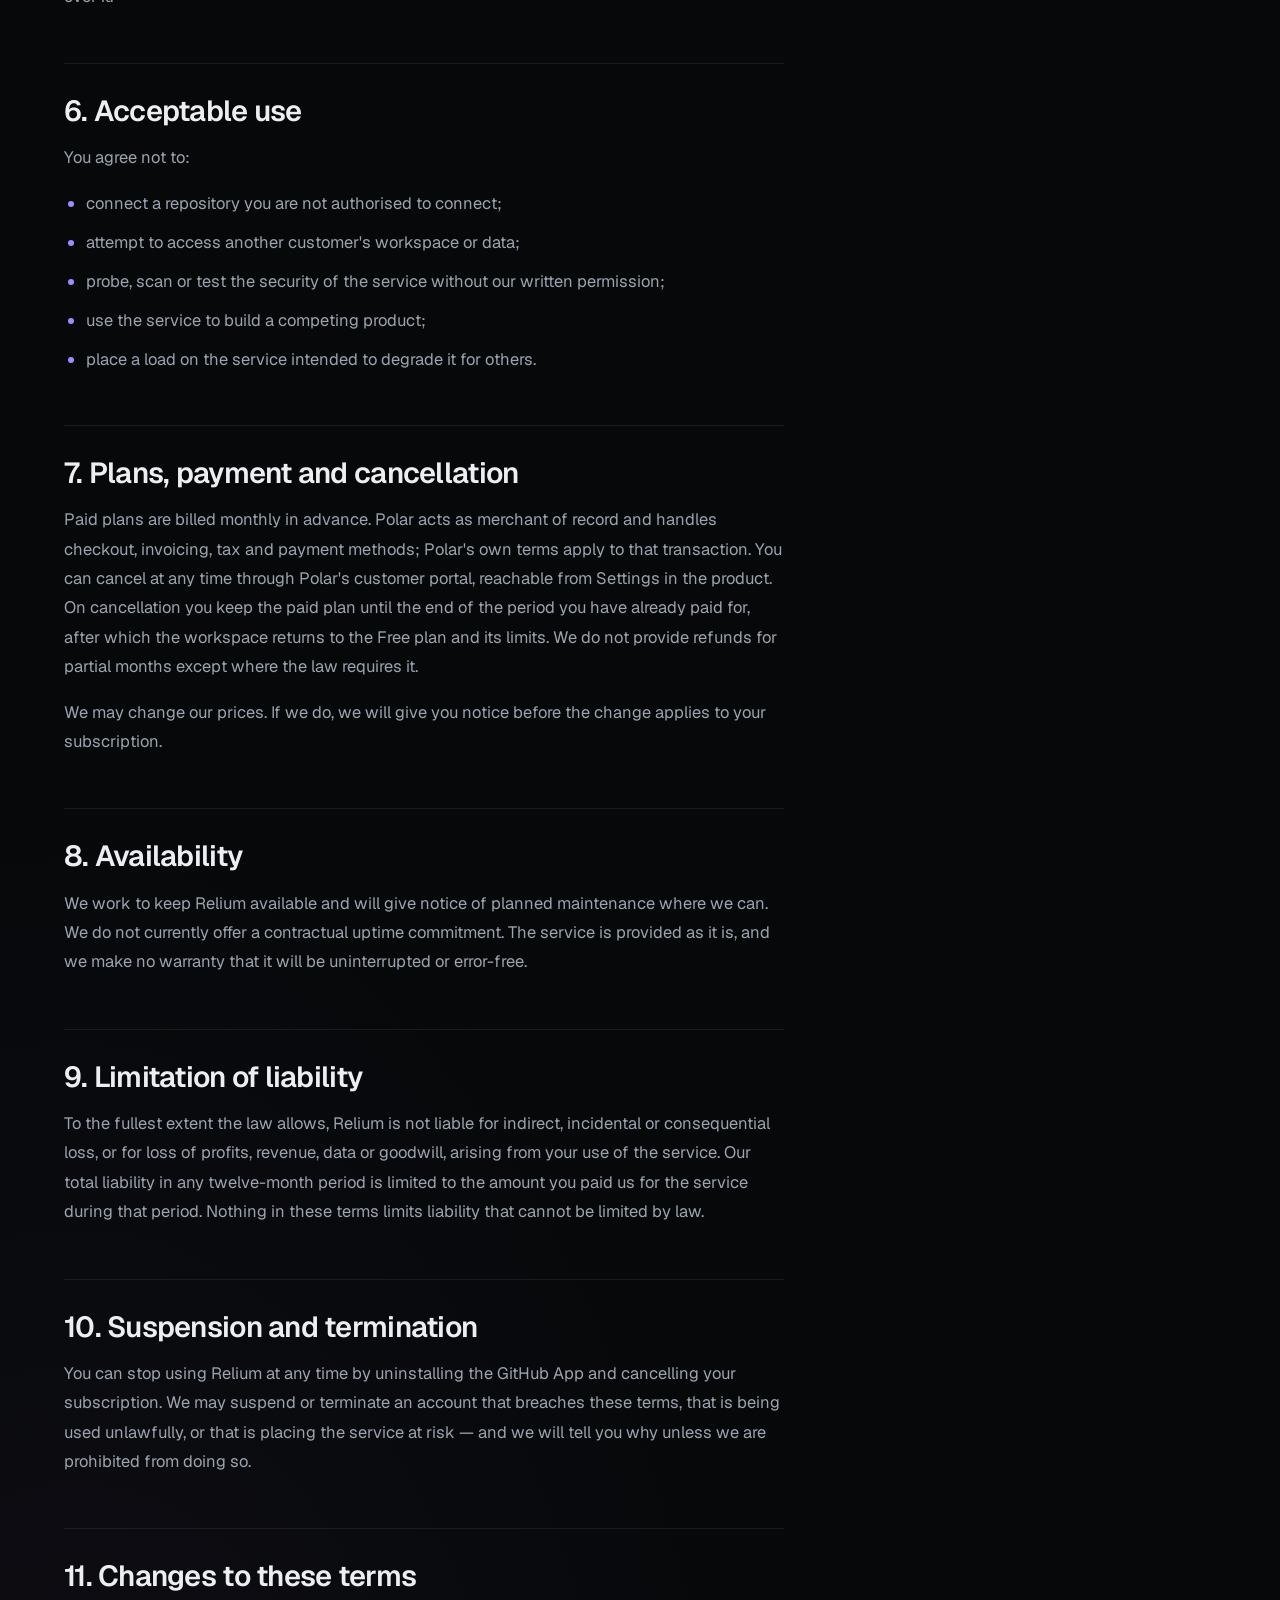
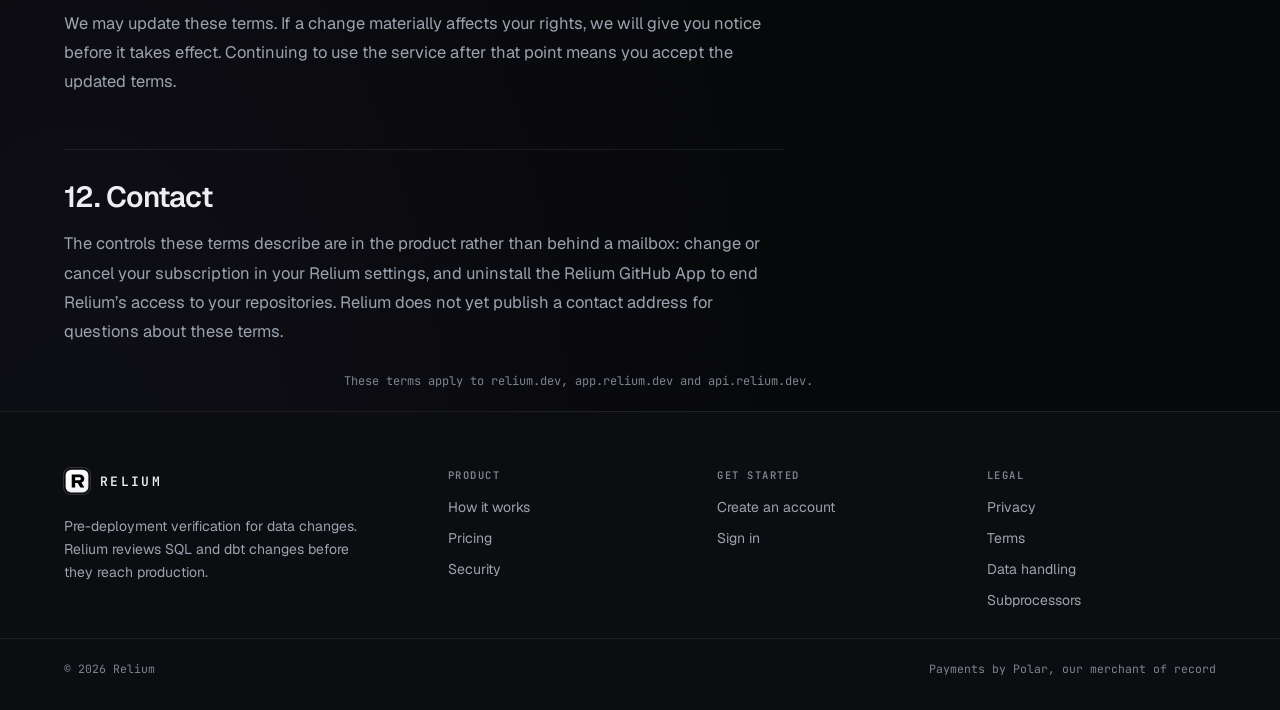
<file: terms.html>
<!DOCTYPE html>
<html lang="en">
<head>
<meta charset="UTF-8">
<meta name="viewport" content="width=device-width, initial-scale=1.0">
<title>Terms of service — Relium</title>
<meta name="description" content="The agreement between you and Relium for use of the Relium service: the service, your account, your content, acceptable use, plans and payment, and liability.">
<meta name="color-scheme" content="light dark">
<link rel="canonical" href="https://relium.dev/terms">
<meta property="og:type" content="website">
<meta property="og:url" content="https://relium.dev/terms">
<meta property="og:title" content="Terms of service — Relium">
<meta property="og:description" content="The agreement between you and Relium for use of the Relium service.">
<link rel="preload" href="/fonts/geist-latin-wght-normal.woff2" as="font" type="font/woff2" crossorigin>
<link rel="stylesheet" href="/relium.css">
<link rel="icon" type="image/svg+xml" href="/relium-logo.svg">
</head>
<body>
<a class="skip-link" href="#main">Skip to content</a>

<nav class="site-nav" aria-label="Primary navigation">
  <a class="nav-logo" href="/" aria-label="Relium home">
    <span class="logo-mark"></span>
    RELIUM
  </a>
  <button class="mobile-menu-toggle" type="button" aria-expanded="false" aria-controls="mobile-menu" aria-label="Toggle navigation"><span></span></button>
  <ul class="nav-links">
    <li><a href="/how-it-works">How it works</a></li>
    <li><a href="/pricing">Pricing</a></li>
    <li><a href="/security">Security</a></li>
    <li><button class="theme-toggle" type="button" aria-label="Switch to light mode" aria-pressed="true" data-theme-toggle><span></span><b data-theme-label>Dark</b></button></li>
    <li><a class="nav-signin" href="https://app.relium.dev/onboarding">Sign in</a></li>
    <li><a class="nav-cta" href="https://app.relium.dev/onboarding?start=1">Get started free</a></li>
  </ul>
</nav>

<div class="mobile-menu" id="mobile-menu">
  <a href="/how-it-works">How it works</a>
  <a href="/pricing">Pricing</a>
  <a href="/security">Security</a>
  <button class="theme-toggle theme-toggle-mobile" type="button" aria-label="Switch to light mode" aria-pressed="true" data-theme-toggle><span></span><b data-theme-label>Dark</b></button>
  <a class="mobile-signin" href="https://app.relium.dev/onboarding">Sign in</a>
  <a class="mobile-cta" href="https://app.relium.dev/onboarding?start=1">Get started free</a>
</div>

<main id="main">
  <section class="page-hero">
    <div class="page-hero-inner">
      <span class="eyebrow">Legal</span>
      <h1>Terms of service</h1>
      <p>The agreement between you and Relium for use of the Relium service.</p>
      <p class="page-updated">Last updated: September 2026</p>
    </div>
  </section>

  <!-- UNRESOLVED, DELIBERATELY NOT INVENTED: the contracting legal entity, its
       registered address, and the governing law / jurisdiction clause. Nothing
       on this page asserts any of the three. Add a "Governing law" section here
       once the entity and jurisdiction are confirmed, and name the entity in
       section 1. -->

  <div class="legal-layout">
    <div class="prose">

      <h2 id="agreement">1. The agreement</h2>
      <p>These terms govern your use of the Relium service at <a href="https://app.relium.dev">app.relium.dev</a>, the API at api.relium.dev, the Relium GitHub App, and the Relium collector. By creating an account or connecting a repository you agree to them. If you are agreeing on behalf of a company, you confirm you are authorised to bind it.</p>

      <h2 id="service">2. The service</h2>
      <p>Relium reviews SQL and dbt changes on pull requests and publishes a decision — ALLOW, WARN or BLOCK — with its reasoning and the evidence it considered. What Relium reads and stores is described in the <a href="/security">security page</a> and the <a href="/privacy">privacy notice</a>, which form part of these terms.</p>

      <h2 id="not-a-guarantee">3. Relium is an aid to review, not a guarantee</h2>
      <p>This matters, so it is stated plainly. Relium analyses the change it is given and reports what it finds. It can miss a problem, and it can flag something that turns out to be fine. An ALLOW decision is not a warranty that a change is safe, and Relium is not a substitute for your own review, testing and release process. You remain responsible for what you merge and deploy.</p>

      <h2 id="account">4. Your account</h2>
      <p>You are responsible for the security of your account, for the actions taken by people you give access to your workspace, and for keeping the CI token Relium issues to you secret. If you believe that token has been compromised, issue a new one from your Relium settings — doing so revokes the old one immediately — and uninstall the Relium GitHub App if you need to cut off repository access as well.</p>

      <h2 id="content">5. Your content</h2>
      <p>Your repositories, your dbt project, your manifests and your warehouse metadata remain yours. You grant Relium only the licence needed to operate the service for you: to receive, process, store and display that content in order to produce and publish reviews. We claim no other rights over it.</p>

      <h2 id="acceptable-use">6. Acceptable use</h2>
      <p>You agree not to:</p>
      <ul>
        <li>connect a repository you are not authorised to connect;</li>
        <li>attempt to access another customer's workspace or data;</li>
        <li>probe, scan or test the security of the service without our written permission;</li>
        <li>use the service to build a competing product;</li>
        <li>place a load on the service intended to degrade it for others.</li>
      </ul>

      <h2 id="payment">7. Plans, payment and cancellation</h2>
      <p>Paid plans are billed monthly in advance. Polar acts as merchant of record and handles checkout, invoicing, tax and payment methods; Polar's own terms apply to that transaction. You can cancel at any time through Polar's customer portal, reachable from Settings in the product. On cancellation you keep the paid plan until the end of the period you have already paid for, after which the workspace returns to the Free plan and its limits. We do not provide refunds for partial months except where the law requires it.</p>
      <p>We may change our prices. If we do, we will give you notice before the change applies to your subscription.</p>

      <h2 id="availability">8. Availability</h2>
      <p>We work to keep Relium available and will give notice of planned maintenance where we can. We do not currently offer a contractual uptime commitment. The service is provided as it is, and we make no warranty that it will be uninterrupted or error-free.</p>

      <h2 id="liability">9. Limitation of liability</h2>
      <p>To the fullest extent the law allows, Relium is not liable for indirect, incidental or consequential loss, or for loss of profits, revenue, data or goodwill, arising from your use of the service. Our total liability in any twelve-month period is limited to the amount you paid us for the service during that period. Nothing in these terms limits liability that cannot be limited by law.</p>

      <h2 id="termination">10. Suspension and termination</h2>
      <p>You can stop using Relium at any time by uninstalling the GitHub App and cancelling your subscription. We may suspend or terminate an account that breaches these terms, that is being used unlawfully, or that is placing the service at risk — and we will tell you why unless we are prohibited from doing so.</p>

      <h2 id="changes">11. Changes to these terms</h2>
      <p>We may update these terms. If a change materially affects your rights, we will give you notice before it takes effect. Continuing to use the service after that point means you accept the updated terms.</p>

      <h2 id="contact">12. Contact</h2>
      <!-- UNRESOLVED, DELIBERATELY NOT INVENTED: Relium publishes no contact
           address, because no privacy, security or legal mailbox on the
           relium.dev domain is configured. Every reference to one is removed rather than
           swapped for another address that also does not exist. The sentences below
           therefore describe the rights and the self-service controls that are real,
           and claim no channel for reaching a human. Publishing a working address is
           an outstanding launch task, not a copy change. -->
      <p>The controls these terms describe are in the product rather than behind a mailbox: change or cancel your subscription in your Relium settings, and uninstall the Relium GitHub App to end Relium’s access to your repositories. Relium does not yet publish a contact address for questions about these terms.</p>

    </div>

    <nav class="legal-toc" aria-label="On this page">
      <p>On this page</p>
      <ol>
        <li><a href="#agreement">1. The agreement</a></li>
        <li><a href="#service">2. The service</a></li>
        <li><a href="#not-a-guarantee">3. An aid, not a guarantee</a></li>
        <li><a href="#account">4. Your account</a></li>
        <li><a href="#content">5. Your content</a></li>
        <li><a href="#acceptable-use">6. Acceptable use</a></li>
        <li><a href="#payment">7. Plans and payment</a></li>
        <li><a href="#availability">8. Availability</a></li>
        <li><a href="#liability">9. Limitation of liability</a></li>
        <li><a href="#termination">10. Suspension and termination</a></li>
        <li><a href="#changes">11. Changes to these terms</a></li>
        <li><a href="#contact">12. Contact</a></li>
      </ol>
    </nav>
  </div>

  <p class="legal-footnote">These terms apply to relium.dev, app.relium.dev and api.relium.dev.</p>
</main>

<footer class="site-footer">
  <div class="footer-inner">
    <div class="footer-grid">
      <div class="footer-brand">
        <a class="nav-logo" href="/" aria-label="Relium home">
          <span class="logo-mark"></span>
          RELIUM
        </a>
        <p>Pre-deployment verification for data changes. Relium reviews SQL and dbt changes before they reach production.</p>
      </div>
      <div class="footer-col">
        <p class="footer-col-title">Product</p>
        <ul>
          <li><a href="/how-it-works">How it works</a></li>
          <li><a href="/pricing">Pricing</a></li>
          <li><a href="/security">Security</a></li>
        </ul>
      </div>
      <div class="footer-col">
        <p class="footer-col-title">Get started</p>
        <ul>
          <li><a href="https://app.relium.dev/onboarding?start=1">Create an account</a></li>
          <li><a href="https://app.relium.dev/onboarding">Sign in</a></li>
        </ul>
      </div>
      <div class="footer-col">
        <p class="footer-col-title">Legal</p>
        <ul>
          <li><a href="/privacy">Privacy</a></li>
          <li><a href="/terms">Terms</a></li>
          <li><a href="/security">Data handling</a></li>
          <li><a href="/security#subprocessors">Subprocessors</a></li>
        </ul>
      </div>
    </div>
  </div>
  <div class="footer-base">
    <span>&copy; 2026 Relium</span>
    <span>Payments by Polar, our merchant of record</span>
  </div>
</footer>
<script src="/relium.js" defer></script>
</body>
</html>
</file>
<file: relium.css>
/* ==========================================================================
   Relium — marketing design system

   Dark-first. Near-black ground, hairline borders, one restrained accent
   (signal violet) for brand and calls to action, and three semantic colours
   that mean exactly one thing each everywhere on the site:

     ALLOW = green · WARN = amber · BLOCK = red

   Headings are set in Geist with tight tracking; everything that is a label,
   a reading or code — eyebrows, telemetry, badges, the review console — is
   set in JetBrains Mono. Both are self-hosted (the CSP allows font-src
   'self' only) and licensed under the OFL; see /fonts/LICENSE.txt.

   The light theme is a full peer, not an afterthought: every token below is
   redefined for it. The review console is the one deliberate exception — it
   is product UI and stays dark in both themes (see `.ink`).

   1 tokens · 2 base · 3 nav · 4 buttons and pills · 5 hero · 6 console
   7 layer stack · 8 sections and panels · 9 steps · 10 decisions
   11 pricing · 12 faq · 13 integrations · 14 legal pages · 15 footer
   15b below-the-fold sections · 15c inner pages · 16 responsive · 17 motion
   ========================================================================== */

@font-face{font-family:"Geist";src:url("/fonts/geist-latin-wght-normal.woff2") format("woff2");font-weight:100 900;font-style:normal;font-display:swap}
@font-face{font-family:"JetBrains Mono";src:url("/fonts/jetbrains-mono-latin-wght-normal.woff2") format("woff2");font-weight:100 800;font-style:normal;font-display:swap}

/* -------------------------------------------------------------------------
   1. Tokens
   ------------------------------------------------------------------------- */
*,*::before,*::after{box-sizing:border-box;margin:0;padding:0}

/* Dark is the default theme. `.ink` re-applies the dark tokens to a subtree,
   so the review console reads as product UI inside the light theme too. */
:root,.ink{
  color-scheme:dark;
  --bg:#07080A;
  --bg-soft:#0B0D10;
  --bg-muted:#12151A;
  --surface:#0D0F13;
  --surface-2:#13161B;
  --surface-glass:rgba(17,20,25,.72);
  --code-bg:#090B0E;
  --text:#ECEEF2;
  --muted:#9BA3AE;
  --faint:#7C8591;
  --border:rgba(255,255,255,.08);
  --border-strong:rgba(255,255,255,.15);
  --hairline-hi:rgba(255,255,255,.055);

  /* Brand accent: CTAs, focus, the "Relium sits here" zone. Nothing else. */
  --accent:#A08CFF;
  --accent-strong:#BBADFF;
  --accent-ink:#0D0A1C;
  --accent-soft:rgba(160,140,255,.10);
  --accent-line:rgba(160,140,255,.40);

  /* Decision semantics. -fg is the readable text colour on -bg. */
  --allow:#34D399;
  --allow-fg:#5EE3AE;
  --allow-bg:rgba(52,211,153,.10);
  --allow-border:rgba(52,211,153,.32);
  --warn:#F5B544;
  --warn-fg:#FFC966;
  --warn-bg:rgba(245,181,68,.10);
  --warn-border:rgba(245,181,68,.32);
  --block:#FF5D5D;
  --block-fg:#FF8585;
  --block-bg:rgba(255,93,93,.10);
  --block-border:rgba(255,93,93,.34);
  --add-fg:#5EE3AE;
  --del-fg:#FF8585;

  --shadow:0 30px 80px -24px rgba(0,0,0,.75);
  --shadow-soft:0 12px 32px -16px rgba(0,0,0,.7);
  --glow-alpha:.12;

  --sans:"Geist",ui-sans-serif,system-ui,-apple-system,"Segoe UI",sans-serif;
  --mono:"JetBrains Mono",ui-monospace,"SFMono-Regular",Consolas,"Liberation Mono",monospace;
  --radius:14px;
  --radius-lg:20px;
  --ease-out:cubic-bezier(.16,1,.3,1);
  --gutter:clamp(16px,5vw,72px);
}

:root[data-theme="light"]{
  color-scheme:light;
  --bg:#F7F7F8;
  --bg-soft:#F0F0F3;
  --bg-muted:#E8E8EC;
  --surface:#FFFFFF;
  --surface-2:#FAFAFB;
  --surface-glass:rgba(255,255,255,.78);
  --code-bg:#F3F3F6;
  --text:#0A0B0E;
  --muted:#525963;
  --faint:#626974;
  --border:rgba(12,14,22,.10);
  --border-strong:rgba(12,14,22,.18);
  --hairline-hi:rgba(255,255,255,.9);

  --accent:#5B45E0;
  --accent-strong:#4633C2;
  --accent-ink:#FFFFFF;
  --accent-soft:rgba(91,69,224,.07);
  --accent-line:rgba(91,69,224,.36);

  --allow:#059669;
  --allow-fg:#047857;
  --allow-bg:#ECFDF5;
  --allow-border:#A7E3CB;
  --warn:#D97706;
  --warn-fg:#9A4705;
  --warn-bg:#FFF8EB;
  --warn-border:#F0D29C;
  --block:#DC2626;
  --block-fg:#B91C1C;
  --block-bg:#FEF2F2;
  --block-border:#F4C1C1;
  --add-fg:#047857;
  --del-fg:#B91C1C;

  --shadow:0 30px 70px -28px rgba(15,18,30,.22);
  --shadow-soft:0 10px 28px -16px rgba(15,18,30,.18);
  --glow-alpha:.08;
}

/* -------------------------------------------------------------------------
   2. Base
   ------------------------------------------------------------------------- */
/* overflow-x:clip, not hidden: `hidden` turns these into scroll containers,
   which silently breaks position:sticky for the legal-page contents list. */
html{scroll-behavior:smooth;overflow-x:clip;scroll-padding-top:88px}
/* ###################################################################
   # NO GRID ON THE BODY. THE ATMOSPHERE IS LIGHT, NOT RULED PAPER.  #
   ###################################################################

   The page-wide background is lighting only: a soft accent wash off the
   top of the page and a cooler one to the upper right. The one patterned
   surface on the site — a faint dot field — is scoped to the homepage
   hero and masked out at its edges (see `.hero::before`), so long pages
   never carry graph paper. scripts/public-files.test.mjs pins this.

   The washes are positioned proportionally over the document rather than
   pinned to the viewport; `background-attachment:fixed` janks on iOS. */
body{
  min-width:320px;
  overflow-x:clip;
  background-color:var(--bg);
  background-image:
    radial-gradient(ellipse 80% 50% at 50% -14%,rgba(160,140,255,.13),transparent 70%),
    radial-gradient(ellipse 60% 40% at 92% 6%,rgba(110,150,255,.07),transparent 70%),
    radial-gradient(ellipse 80% 50% at 6% 96%,rgba(160,140,255,.05),transparent 72%);
  background-repeat:no-repeat;
  color:var(--text);
  font-family:var(--sans);
  font-feature-settings:"ss01","cv11";
  -webkit-font-smoothing:antialiased;
  -moz-osx-font-smoothing:grayscale;
}
:root[data-theme="light"] body{
  background-image:
    radial-gradient(ellipse 80% 50% at 50% -14%,rgba(91,69,224,.09),transparent 70%),
    radial-gradient(ellipse 60% 40% at 92% 6%,rgba(59,110,240,.05),transparent 70%),
    radial-gradient(ellipse 80% 50% at 6% 96%,rgba(91,69,224,.04),transparent 72%);
}
/* Film grain: one static noise tile over everything, far below the
   threshold where it competes with text. Never animated. */
body::after{position:fixed;inset:0;z-index:90;pointer-events:none;content:"";opacity:.05;background-image:url("data:image/svg+xml,%3Csvg xmlns='http://www.w3.org/2000/svg' width='180' height='180'%3E%3Cfilter id='n'%3E%3CfeTurbulence type='fractalNoise' baseFrequency='.9' numOctaves='2' stitchTiles='stitch'/%3E%3CfeColorMatrix type='saturate' values='0'/%3E%3C/filter%3E%3Crect width='100%25' height='100%25' filter='url(%23n)'/%3E%3C/svg%3E")}
:root[data-theme="light"] body::after{opacity:.035}

a{color:inherit;text-decoration:none}
button{font:inherit;color:inherit}
img,svg{max-width:100%}
::selection{background:color-mix(in srgb,var(--accent) 35%,transparent)}
:focus-visible{outline:2px solid var(--accent);outline-offset:3px;border-radius:6px}
.sr-only{position:absolute;width:1px;height:1px;padding:0;margin:-1px;overflow:hidden;clip:rect(0 0 0 0);white-space:nowrap;border:0}
.skip-link{position:absolute;top:-70px;left:16px;z-index:100;display:inline-flex;align-items:center;min-height:44px;padding:0 18px;border:1px solid var(--border-strong);border-radius:999px;background:var(--surface);color:var(--text);box-shadow:var(--shadow);font-size:14px;font-weight:600;transition:top .18s}
.skip-link:focus{top:14px}
.scroll-x{overflow-x:auto;-webkit-overflow-scrolling:touch}

h1,h2,h3{font-weight:600;letter-spacing:-.025em;text-wrap:balance}
code,pre,kbd{font-family:var(--mono)}

/* Section eyebrow: mono, uppercase, with a telemetry-style "//" prefix. */
.eyebrow{display:flex;align-items:center;gap:10px;margin-bottom:18px;color:var(--muted);font-family:var(--mono);font-size:11.5px;font-weight:500;letter-spacing:.14em;text-transform:uppercase}
.eyebrow::before{color:var(--accent);content:"//";letter-spacing:0}
.section-heading.centered .eyebrow,.cta-inner .eyebrow{justify-content:center}

/* -------------------------------------------------------------------------
   3. Nav — transparent at the top of the page, frosted once scrolled.
   ------------------------------------------------------------------------- */
.site-nav{
  position:fixed;
  top:0;
  left:0;
  right:0;
  z-index:40;
  display:flex;
  align-items:center;
  justify-content:space-between;
  gap:28px;
  min-height:68px;
  padding:0 var(--gutter);
  border-bottom:1px solid transparent;
  transition:background-color .3s,border-color .3s,backdrop-filter .3s;
}
.site-nav.is-scrolled,.site-nav:has(+ .mobile-menu.is-open){
  border-bottom-color:var(--border);
  background-color:color-mix(in srgb,var(--bg) 72%,transparent);
  -webkit-backdrop-filter:blur(16px) saturate(150%);
  backdrop-filter:blur(16px) saturate(150%);
}
.nav-logo{display:inline-flex;align-items:center;gap:10px;font-family:var(--mono);font-size:13px;font-weight:600;letter-spacing:.18em}
.logo-mark{width:26px;height:26px;border-radius:7px;background:url("relium-logo.svg") center/contain no-repeat;box-shadow:0 0 0 1px var(--border-strong)}
.nav-links{display:flex;align-items:center;gap:26px;list-style:none}
.nav-links a{color:var(--muted);font-size:14px;font-weight:500;transition:color .18s}
.nav-links a:hover,.nav-links a[aria-current="page"]{color:var(--text)}
.nav-signin{display:inline-flex;align-items:center;min-height:36px;padding:0 15px;border:1px solid var(--border-strong);border-radius:999px;color:var(--text)!important}
.nav-signin:hover{border-color:color-mix(in srgb,var(--text) 32%,transparent)}
.nav-cta{position:relative;display:inline-flex;align-items:center;min-height:36px;padding:0 16px;border-radius:999px;background:var(--accent);color:var(--accent-ink)!important;font-weight:600!important;overflow:hidden;box-shadow:inset 0 1px 0 rgba(255,255,255,.25),0 0 0 1px color-mix(in srgb,var(--accent) 60%,transparent)}
.theme-toggle{display:inline-flex;align-items:center;gap:8px;height:36px;padding:0 12px 0 6px;border:1px solid var(--border-strong);border-radius:999px;background:transparent;color:var(--muted);cursor:pointer;font-family:var(--mono);font-size:11px;font-weight:500;letter-spacing:.08em;text-transform:uppercase;transition:color .18s,border-color .18s}
.theme-toggle:hover{color:var(--text)}
.theme-toggle span{display:grid;place-items:center;width:24px;height:24px;border-radius:50%;background:var(--bg-muted);box-shadow:inset 0 0 0 1px var(--border)}
.theme-toggle span::before{color:var(--text);content:"\2600";font-size:12px;line-height:1}
:root[data-theme="dark"] .theme-toggle span::before,:root:not([data-theme]) .theme-toggle span::before{content:"\263E"}
.theme-toggle b{font-weight:500}
.mobile-menu-toggle{display:none;width:40px;height:40px;align-items:center;justify-content:center;border:1px solid var(--border-strong);border-radius:999px;background:transparent;color:var(--text);cursor:pointer}
.mobile-menu-toggle span,.mobile-menu-toggle span::before,.mobile-menu-toggle span::after{display:block;width:16px;height:1px;background:currentColor;content:"";transition:transform .2s,opacity .2s}
.mobile-menu-toggle span::before{transform:translateY(-6px)}
.mobile-menu-toggle span::after{transform:translateY(5px)}
.mobile-menu-toggle[aria-expanded="true"] span{background:transparent}
.mobile-menu-toggle[aria-expanded="true"] span::before{transform:translateY(1px) rotate(45deg)}
.mobile-menu-toggle[aria-expanded="true"] span::after{transform:translateY(0) rotate(-45deg)}
.mobile-menu{display:none}

/* -------------------------------------------------------------------------
   4. Buttons and pills
   ------------------------------------------------------------------------- */
.btn{position:relative;display:inline-flex;align-items:center;justify-content:center;gap:8px;min-height:46px;padding:0 22px;border-radius:999px;font-size:14.5px;font-weight:600;letter-spacing:-.005em;overflow:hidden;isolation:isolate;transition:transform .2s var(--ease-out),border-color .2s,background-color .2s}
.btn:hover{transform:translateY(-1px)}
.btn:active{transform:translateY(0)}
.btn-primary{border:1px solid color-mix(in srgb,var(--accent) 70%,#fff 30%);background:var(--accent);color:var(--accent-ink);box-shadow:inset 0 1px 0 rgba(255,255,255,.3),0 10px 30px -10px color-mix(in srgb,var(--accent) 70%,transparent)}
:root[data-theme="light"] .btn-primary{border-color:var(--accent-strong)}
.btn-secondary{border:1px solid var(--border-strong);background:color-mix(in srgb,var(--surface) 60%,transparent);color:var(--text)}
.btn-secondary:hover{border-color:color-mix(in srgb,var(--text) 30%,transparent)}
/* The shine: a soft diagonal highlight that sweeps across on hover. */
.btn-primary::after,.nav-cta::after{position:absolute;inset:0;z-index:-1;background:linear-gradient(105deg,transparent 30%,rgba(255,255,255,.38) 50%,transparent 70%);transform:translateX(-110%);content:"";transition:transform .7s var(--ease-out)}
.btn-primary:hover::after,.nav-cta:hover::after{transform:translateX(110%)}
.btn-block{display:flex;width:100%}
.btn .arrow{transition:transform .2s var(--ease-out)}
.btn:hover .arrow{transform:translateX(3px)}

.pill{display:inline-flex;align-items:center;gap:6px;padding:4px 10px;border:1px solid var(--border-strong);border-radius:999px;color:var(--muted);font-family:var(--mono);font-size:10.5px;font-weight:600;letter-spacing:.1em;text-transform:uppercase;white-space:nowrap}
.pill[data-tone="allow"],.status-pill.allow{border-color:var(--allow-border);background:var(--allow-bg);color:var(--allow-fg)}
.pill[data-tone="warn"],.status-pill.warn{border-color:var(--warn-border);background:var(--warn-bg);color:var(--warn-fg)}
.pill[data-tone="block"],.status-pill.block{border-color:var(--block-border);background:var(--block-bg);color:var(--block-fg)}
.pill[data-tone="accent"]{border-color:var(--accent-line);background:var(--accent-soft);color:var(--accent)}
.status-pill{display:inline-flex;align-items:center;padding:4px 10px;border:1px solid;border-radius:999px;font-family:var(--mono);font-size:10.5px;font-weight:600;letter-spacing:.08em}

/* -------------------------------------------------------------------------
   5. Hero
   ------------------------------------------------------------------------- */
.hero{position:relative;isolation:isolate;padding:132px var(--gutter) 96px}
/* The dot field: hero only, faded out at the edges. */
.hero::before{position:absolute;inset:0;z-index:-1;pointer-events:none;content:"";background-image:radial-gradient(circle at 1px 1px,color-mix(in srgb,var(--text) 16%,transparent) 1px,transparent 1.6px);background-size:24px 24px;-webkit-mask-image:radial-gradient(ellipse 75% 65% at 62% 38%,#000 20%,transparent 72%);mask-image:radial-gradient(ellipse 75% 65% at 62% 38%,#000 20%,transparent 72%);opacity:.55}
/* The glow sits behind the console. */
.hero::after{position:absolute;top:8%;right:4%;z-index:-1;width:min(760px,70vw);height:620px;pointer-events:none;content:"";background:radial-gradient(closest-side,rgba(160,140,255,var(--glow-alpha)),transparent);transform:translateZ(0)}
.hero-grid{display:grid;grid-template-columns:minmax(0,1fr) minmax(0,590px);gap:clamp(36px,5vw,72px);align-items:center;max-width:1280px;margin:0 auto}
.hero-copy{min-width:0}
.eyebrow-hero{margin-bottom:26px}
.eyebrow-hero::before{display:none}
.eyebrow-hero .tag{display:inline-flex;align-items:center;gap:8px;padding:5px 10px;border:1px solid var(--accent-line);border-radius:999px;background:var(--accent-soft);color:var(--accent);letter-spacing:.14em}
.eyebrow-hero .tag::before{width:6px;height:6px;border-radius:50%;background:currentColor;content:"";box-shadow:0 0 10px currentColor}
h1{max-width:760px;margin-bottom:24px;font-size:clamp(44px,5.6vw,78px);font-weight:600;line-height:.98;letter-spacing:-.045em}
.hero-copy h1{max-width:640px}
/* Headline reveal: each word rises out of a mask. The words are static
   spans in the HTML, so the heading is complete before any script runs. */
.hero-title .w{display:inline-block;padding-bottom:.08em;margin-bottom:-.08em;overflow:hidden;vertical-align:top}
.hero-title .w > span{display:inline-block;animation:wordRise .9s var(--ease-out) both;animation-delay:calc(var(--i) * 55ms + 80ms)}
.hero-subtitle{max-width:600px;margin-bottom:32px;color:var(--muted);font-size:clamp(16.5px,1.5vw,19px);line-height:1.6;animation:fadeUp .9s var(--ease-out) .45s both}
.actions{display:flex;flex-wrap:wrap;gap:12px;margin-bottom:24px}
.hero-copy .actions{animation:fadeUp .9s var(--ease-out) .55s both}
.hero-proof{display:flex;flex-wrap:wrap;gap:8px 20px;color:var(--muted);font-family:var(--mono);font-size:12px;font-weight:500;list-style:none}
.hero-proof li{display:inline-flex;align-items:center;gap:7px}
.hero-proof svg{flex-shrink:0;color:var(--allow)}
.hero-copy .hero-proof{animation:fadeUp .9s var(--ease-out) .65s both}

/* Stats strip — every entry is a fact about the product, not a metric. */
.stats-strip{display:grid;grid-template-columns:repeat(3,minmax(0,1fr));margin-top:34px;border:1px solid var(--border);border-radius:var(--radius);background:color-mix(in srgb,var(--surface) 55%,transparent);list-style:none;animation:fadeUp .9s var(--ease-out) .75s both}
.stats-strip li{display:grid;gap:4px;padding:14px 16px;font-family:var(--mono)}
.stats-strip li + li{border-left:1px solid var(--border)}
.stats-strip b{color:var(--text);font-size:12.5px;font-weight:600;letter-spacing:.02em}
.stats-strip span{color:var(--faint);font-size:10.5px;font-weight:500;letter-spacing:.06em;text-transform:uppercase}
.hero-visual{position:relative;min-width:0;animation:fadeUp 1s var(--ease-out) .3s both}

/* -------------------------------------------------------------------------
   6. Review console — the signature visual. Driven by relium-home.js; the
      markup ships in its final BLOCK state so it is complete without JS.
   ------------------------------------------------------------------------- */
.console{position:relative;border:1px solid var(--border-strong);border-radius:var(--radius-lg);background:linear-gradient(180deg,rgba(255,255,255,.035),transparent 120px),var(--surface);color:var(--text);box-shadow:var(--shadow),inset 0 1px 0 var(--hairline-hi),0 0 0 1px rgba(0,0,0,.4);font-family:var(--mono);overflow:hidden}
:root[data-theme="light"] .console{box-shadow:0 40px 80px -30px rgba(15,18,30,.45),0 0 0 1px rgba(12,14,22,.2)}
.console-bar{display:flex;align-items:center;gap:10px;min-height:42px;padding:0 14px;border-bottom:1px solid var(--border);background:rgba(255,255,255,.02);font-size:10.5px;letter-spacing:.08em;white-space:nowrap}
.console-title{color:var(--text);font-weight:600}
.console-title i{color:var(--accent);font-style:normal}
.console-pr{min-width:0;overflow:hidden;color:var(--faint);text-overflow:ellipsis}
.console-pr b{color:var(--muted);font-weight:500}
.console-live{display:inline-flex;align-items:center;gap:7px;margin-left:auto;color:var(--muted);font-weight:600}
.live-dot{position:relative;width:7px;height:7px;border-radius:50%;background:var(--allow)}
.live-dot::after{position:absolute;inset:0;border-radius:50%;background:var(--allow);content:"";animation:livePulse 1.8s ease-out infinite}
.console.is-paused .console-live .label-live,.console:not(.is-paused) .console-live .label-paused{display:none}
.console.is-paused .live-dot{background:var(--warn)}
.console.is-paused .live-dot::after{animation:none;opacity:0}

.console-tabs{display:flex;gap:6px;padding:10px 14px;border-bottom:1px solid var(--border)}
.console-tab{position:relative;display:inline-flex;align-items:center;gap:7px;min-height:30px;padding:0 10px;border:1px solid var(--border);border-radius:8px;background:transparent;color:var(--faint);cursor:pointer;font-family:var(--mono);font-size:10.5px;font-weight:600;letter-spacing:.08em;overflow:hidden;transition:color .2s,border-color .2s}
.console-tab:hover{color:var(--text)}
.console-tab[aria-pressed="true"]{border-color:var(--border-strong);background:rgba(255,255,255,.035);color:var(--text)}
.console-tab .dot{width:6px;height:6px;border-radius:50%;background:currentColor}
.console-tab[data-tone="allow"] .dot{background:var(--allow)}
.console-tab[data-tone="warn"] .dot{background:var(--warn)}
.console-tab[data-tone="block"] .dot{background:var(--block)}
/* Progress through the current example — a transform, paused with the loop. */
.console-tab .progress{position:absolute;right:0;bottom:0;left:0;height:1.5px;background:var(--accent);transform:scaleX(0);transform-origin:left}
.console.is-playing .console-tab[aria-pressed="true"] .progress{animation:tabProgress var(--dur,10s) linear both}

.console-body{position:relative;display:grid;gap:12px;padding:14px}
.console-body.is-out{animation:consoleOut .35s ease both}
.console-label{display:flex;align-items:center;justify-content:space-between;gap:10px;color:var(--faint);font-size:10px;font-weight:600;letter-spacing:.14em;text-transform:uppercase}
.console-label b{color:var(--muted);font-weight:500;letter-spacing:.06em;text-transform:none}

.console-diff{position:relative;border:1px solid var(--border);border-radius:10px;background:var(--code-bg);overflow:hidden}
.console-file{display:flex;align-items:center;justify-content:space-between;gap:10px;padding:8px 12px;border-bottom:1px solid var(--border);color:var(--muted);font-size:11px}
.console-file span:first-child{min-width:0;overflow:hidden;text-overflow:ellipsis;white-space:nowrap}
.console-file .stat{flex-shrink:0;color:var(--faint)}
.console-file .stat .a{color:var(--add-fg)}
.console-file .stat .d{color:var(--del-fg)}
.diff-lines{display:grid;align-content:start;height:calc(3 * 22px + 16px);padding:8px 0;font-size:11.5px;line-height:22px}
.ln{--row-bg:var(--code-bg);position:relative;display:flex;min-width:0;padding:0 12px 0 0;background:var(--row-bg);white-space:pre}
.ln.add{--row-bg:color-mix(in srgb,var(--allow) 11%,var(--code-bg));color:var(--add-fg)}
.ln.del{--row-bg:color-mix(in srgb,var(--block) 11%,var(--code-bg));color:var(--del-fg)}
.ln.ctx{color:var(--faint)}
.ln .g{flex-shrink:0;width:28px;color:inherit;text-align:center;opacity:.8}
/* Typing: an opaque cover the colour of the row slides right in character
   steps, its left edge drawn as the caret. Transform only. */
.ln .tx{position:relative;min-width:0;overflow:hidden}
.ln .tx::after{position:absolute;inset:0 -2px 0 0;background:var(--row-bg);box-shadow:inset 2px 0 0 var(--accent);content:"";transform:translateX(105%)}
.console.is-animating .ln{opacity:0}
.console.is-animating .ln .tx::after{transform:translateX(0)}
.console.is-animating .ln.is-typed{opacity:1}
.console.is-animating .ln.is-typed .tx::after{animation:typeLine var(--d,800ms) steps(var(--n,30)) both}
.scanline{position:absolute;inset:0;z-index:2;pointer-events:none;opacity:0;background:linear-gradient(180deg,color-mix(in srgb,var(--accent) 55%,transparent) 0,color-mix(in srgb,var(--accent) 16%,transparent) 2px,transparent 34px);transform:translateY(-100%)}
.console.is-scanning .scanline{animation:scan 1s cubic-bezier(.5,0,.5,1) both}

/* Lineage. Edges are SVG paths drawn with stroke-dashoffset; nodes are
   real buttons laid over the SVG so they can be focused and inspected. */
.lineage{position:relative;aspect-ratio:600/170;border:1px solid var(--border);border-radius:10px;background:radial-gradient(circle at 1px 1px,rgba(255,255,255,.07) 1px,transparent 1.5px) 0 0/16px 16px,var(--code-bg)}
.lineage[data-layout="v"]{aspect-ratio:320/280}
.lineage svg{position:absolute;inset:0;width:100%;height:100%;overflow:visible}
.edge{fill:none;stroke:var(--border-strong);stroke-width:1.5;stroke-dasharray:1 1;stroke-dashoffset:0;vector-effect:non-scaling-stroke}
.edge[data-tone="block"]{stroke:color-mix(in srgb,var(--block) 70%,transparent)}
.edge[data-tone="warn"]{stroke:color-mix(in srgb,var(--warn) 70%,transparent)}
.edge[data-tone="allow"]{stroke:color-mix(in srgb,var(--allow) 55%,transparent)}
.edge-flow{fill:none;stroke:var(--text);stroke-width:2;stroke-linecap:round;stroke-dasharray:.035 .965;stroke-dashoffset:1;opacity:.75;vector-effect:non-scaling-stroke}
.console.is-animating .edge{stroke-dashoffset:1}
.console.is-animating .edge.is-drawn{animation:drawEdge .55s cubic-bezier(.4,0,.2,1) both}
.console.is-animating .edge-flow{opacity:0}
.console.is-animating .edge-flow.is-drawn{opacity:.75}
.edge-flow.is-drawn,.console:not(.is-animating):not(.is-static) .edge-flow{animation:flowEdge 2.2s linear infinite}
.console.is-static .edge-flow{display:none}

.node{position:absolute;z-index:2;display:grid;gap:3px;min-width:132px;padding:7px 10px 7px 22px;border:1px solid var(--border-strong);border-radius:8px;background:var(--surface-2);cursor:help;font-family:var(--mono);text-align:left;transform:translate(-50%,-50%);transition:border-color .2s}
.node::before{position:absolute;top:11px;left:9px;width:6px;height:6px;border-radius:50%;background:var(--faint);content:""}
.node .nm{color:var(--text);font-size:11px;font-weight:500;line-height:1.2;white-space:nowrap}
.node .kd{color:var(--faint);font-size:9px;font-weight:600;letter-spacing:.12em;line-height:1.2;text-transform:uppercase}
.node[data-tone="block"]{border-color:var(--block-border);background:color-mix(in srgb,var(--block) 8%,var(--surface-2))}
.node[data-tone="block"]::before{background:var(--block);box-shadow:0 0 8px var(--block)}
.node[data-tone="block"] .kd{color:var(--block-fg)}
.node[data-tone="warn"]{border-color:var(--warn-border);background:color-mix(in srgb,var(--warn) 7%,var(--surface-2))}
.node[data-tone="warn"]::before{background:var(--warn);box-shadow:0 0 8px var(--warn)}
.node[data-tone="warn"] .kd{color:var(--warn-fg)}
.node[data-tone="allow"]{border-color:var(--allow-border);background:color-mix(in srgb,var(--allow) 7%,var(--surface-2))}
.node[data-tone="allow"]::before{background:var(--allow);box-shadow:0 0 8px var(--allow)}
.node[data-tone="allow"] .kd{color:var(--allow-fg)}
.node:hover,.node:focus-visible,.node.is-inspected{border-color:var(--text);outline:none}
.node::after{position:absolute;inset:-1px;border:1px solid currentColor;border-radius:inherit;content:"";opacity:0;pointer-events:none}
.console.is-animating .node{opacity:0;transform:translate(-50%,-50%) scale(.92)}
.console.is-animating .node:not(.is-lit),.console.is-animating .evidence-row:not(.is-in){visibility:hidden}
.console.is-animating .node.is-lit{animation:nodeIn .4s var(--ease-out) both}
.console.is-animating .node.is-lit::after{animation:nodePing .9s ease-out both}
.node[data-tone="block"]::after{color:var(--block)}
.node[data-tone="warn"]::after{color:var(--warn)}
.node[data-tone="allow"]::after{color:var(--allow)}

.evidence{display:grid;gap:6px;list-style:none}
.evidence-row{display:grid;grid-template-columns:150px minmax(0,1fr) auto;gap:10px;align-items:center;width:100%;min-height:34px;padding:0 10px;border:1px solid var(--border);border-radius:8px;background:rgba(255,255,255,.015);cursor:help;font-family:var(--mono);font-size:11px;text-align:left;transition:border-color .2s,background-color .2s}
.evidence-row:hover,.evidence-row:focus-visible,.evidence-row.is-inspected{border-color:var(--border-strong);background:rgba(255,255,255,.04);outline:none}
.evidence-row .src{display:flex;align-items:center;gap:8px;color:var(--text);font-weight:600}
.evidence-row .src::before{color:var(--allow);content:"\2713";font-size:10px}
.evidence-row .what{min-width:0;overflow:hidden;color:var(--muted);text-overflow:ellipsis;white-space:nowrap}
.evidence-row .pill{padding:2px 8px;font-size:9.5px}
.console.is-animating .evidence-row{opacity:0;transform:translateX(-8px)}
.console.is-animating .evidence-row.is-in{animation:rowIn .45s var(--ease-out) both}

.decision{position:relative;display:grid;grid-template-columns:auto minmax(0,1fr);gap:16px;align-items:center;min-height:78px;padding:12px 14px;border:1px solid var(--border);border-radius:10px;background:rgba(255,255,255,.02);overflow:hidden}
.decision[data-tone="block"]{border-color:var(--block-border);background:linear-gradient(90deg,var(--block-bg),transparent 70%)}
.decision[data-tone="warn"]{border-color:var(--warn-border);background:linear-gradient(90deg,var(--warn-bg),transparent 70%)}
.decision[data-tone="allow"]{border-color:var(--allow-border);background:linear-gradient(90deg,var(--allow-bg),transparent 70%)}
.stamp{display:grid;place-items:center;min-width:88px;padding:9px 12px;border:1.5px solid;border-radius:8px;font-size:15px;font-weight:700;letter-spacing:.16em;transform:rotate(-4deg)}
.decision[data-tone="block"] .stamp{border-color:var(--block);color:var(--block-fg);box-shadow:0 0 24px -6px var(--block),inset 0 0 12px -4px var(--block)}
.decision[data-tone="warn"] .stamp{border-color:var(--warn);color:var(--warn-fg);box-shadow:0 0 24px -6px var(--warn),inset 0 0 12px -4px var(--warn)}
.decision[data-tone="allow"] .stamp{border-color:var(--allow);color:var(--allow-fg);box-shadow:0 0 24px -6px var(--allow),inset 0 0 12px -4px var(--allow)}
.decision-copy{display:grid;gap:6px;min-width:0}
.decision-copy .t{color:var(--text);font-family:var(--sans);font-size:14px;font-weight:500;line-height:1.35;letter-spacing:-.01em}
.decision-copy .pill{justify-self:start;white-space:normal;line-height:1.35}
.decision-wait{position:absolute;inset:0;display:flex;align-items:center;gap:8px;padding:0 16px;color:var(--faint);font-size:11px;letter-spacing:.1em;opacity:0}
.decision-wait::after{width:7px;height:13px;background:var(--accent);content:"";animation:caret 1s steps(1) infinite}
.console.is-animating .decision:not(.is-landed){border-color:var(--border);background:rgba(255,255,255,.02)}
.console.is-animating .decision:not(.is-landed) > .stamp,.console.is-animating .decision:not(.is-landed) > .decision-copy{opacity:0}
.console.is-animating .decision:not(.is-landed) .decision-wait{opacity:1}
.console.is-animating .decision.is-landed > .stamp{animation:stampIn .5s cubic-bezier(.2,1.4,.4,1) both}
.console.is-animating .decision.is-landed > .decision-copy{animation:fadeUp .5s var(--ease-out) .12s both}

.console-foot{display:flex;align-items:center;justify-content:space-between;gap:12px;padding:10px 14px;border-top:1px solid var(--border);color:var(--faint);font-size:10px;letter-spacing:.08em;white-space:nowrap}
.console-foot [data-c="foot"]{min-width:0;overflow:hidden;text-overflow:ellipsis}
.console-foot .hint{flex-shrink:0;color:var(--muted);font-weight:600}
.hint-touch{display:none}
@media(hover:none),(pointer:coarse){.hint-hover{display:none}.hint-touch{display:inline}}

.console-tip{position:absolute;z-index:5;width:min(280px,calc(100% - 24px));padding:12px 13px;border:1px solid var(--border-strong);border-radius:10px;background:color-mix(in srgb,var(--surface-2) 94%,transparent);box-shadow:0 18px 40px -12px rgba(0,0,0,.8);color:var(--muted);font-family:var(--sans);font-size:12.5px;line-height:1.5;pointer-events:none;-webkit-backdrop-filter:blur(8px);backdrop-filter:blur(8px)}
.console-tip[hidden]{display:none}
.console-tip b{display:block;margin-bottom:4px;color:var(--text);font-family:var(--mono);font-size:11px;font-weight:600;letter-spacing:.04em}
.console-tip .k{display:inline-block;margin-bottom:6px;font-family:var(--mono);font-size:9.5px;font-weight:600;letter-spacing:.12em;text-transform:uppercase}
.console-tip .k[data-tone="block"]{color:var(--block-fg)}
.console-tip .k[data-tone="warn"]{color:var(--warn-fg)}
.console-tip .k[data-tone="allow"]{color:var(--allow-fg)}
.console-tip .k[data-tone="none"]{color:var(--faint)}
.console.is-paused .console-body{animation-play-state:paused}
.console.is-paused *,.console.is-paused *::before,.console.is-paused *::after{animation-play-state:paused!important}

/* -------------------------------------------------------------------------
   7. Layer stack — the six steps of a review, with a packet travelling down.
   ------------------------------------------------------------------------- */
.stack-wrap{display:grid;grid-template-columns:minmax(0,1fr) minmax(300px,380px);gap:24px;align-items:start}
.stack{position:relative}
.stack-rail{position:absolute;top:30px;bottom:30px;left:19px;z-index:1;width:1px;background:linear-gradient(180deg,var(--border-strong),var(--accent-line) 40%,var(--accent-line) 90%,var(--border-strong))}
.stack-packet{position:absolute;top:0;left:14px;z-index:3;width:11px;height:11px;border-radius:50%;background:var(--accent);box-shadow:0 0 0 4px var(--accent-soft),0 0 16px 2px color-mix(in srgb,var(--accent) 70%,transparent);opacity:0;transform:translateY(var(--y,0px));transition:transform .75s cubic-bezier(.65,0,.25,1),opacity .3s}
.stack.is-running .stack-packet{opacity:1}
.stack.is-resetting .stack-packet{opacity:0;transition:opacity .25s}
.stack-layers{position:relative;display:grid;gap:10px;padding-left:44px;list-style:none}
.layer{position:relative}
/* The node on the rail for each layer. */
.layer::before{position:absolute;top:24px;left:-29px;width:9px;height:9px;border:1px solid var(--border-strong);border-radius:50%;background:var(--bg);content:"";transition:border-color .3s,background-color .3s}
.layer.is-hit::before,.layer.is-active::before{border-color:var(--accent);background:var(--accent)}
.layer-head{position:relative;display:grid;grid-template-columns:52px minmax(0,1fr) auto 14px;gap:14px;align-items:center;width:100%;min-height:58px;padding:12px 16px;border:1px solid var(--border);border-radius:12px;background:linear-gradient(180deg,rgba(255,255,255,.025),transparent),var(--surface);box-shadow:inset 0 1px 0 var(--hairline-hi),0 4px 0 -2px var(--bg-soft),0 4px 0 -1px var(--border);cursor:pointer;text-align:left;transition:transform .35s var(--ease-out),border-color .25s}
:root[data-theme="light"] .layer-head{background:var(--surface)}
.layer-head::after{position:absolute;inset:-1px;border-radius:inherit;box-shadow:inset 0 0 0 1px var(--accent-line),inset 0 0 28px -8px color-mix(in srgb,var(--accent) 45%,transparent);content:"";opacity:0;pointer-events:none;transition:opacity .35s}
.layer-id{color:var(--faint);font-family:var(--mono);font-size:12px;font-weight:600;letter-spacing:.06em;transition:color .3s}
.layer-name{display:grid;gap:2px;min-width:0}
.layer-name strong{color:var(--text);font-size:16px;font-weight:550;letter-spacing:-.01em}
.layer-name small{color:var(--muted);font-family:var(--mono);font-size:11.5px}
.layer-kicker{color:var(--faint);font-family:var(--mono);font-size:10px;font-weight:600;letter-spacing:.12em;text-transform:uppercase}
.layer-chev{width:8px;height:8px;border-right:1.5px solid var(--faint);border-bottom:1.5px solid var(--faint);transform:rotate(-45deg);transition:transform .25s}
.layer.is-hit .layer-id,.layer.is-active .layer-id{color:var(--accent)}
.layer.is-hit .layer-head::after{opacity:.6}
.layer.is-active .layer-head{border-color:var(--accent-line);transform:translateX(6px)}
.layer.is-active .layer-head::after{opacity:1}
.layer.is-active .layer-chev{border-color:var(--accent)}
.layer-detail{display:none}
.layer-detail h3{margin-bottom:8px;font-size:17px;line-height:1.25}
.layer-detail p{color:var(--muted);font-size:14.5px;line-height:1.6}
.layer-facts{display:grid;gap:6px;margin-top:14px;list-style:none}
.layer-facts li{padding:8px 10px;border:1px solid var(--border);border-radius:8px;background:var(--bg-soft);color:var(--text);font-family:var(--mono);font-size:11.5px}

/* "Relium sits here": layers 03–06 sit inside a bordered zone. */
.stack-zone{position:relative;margin:10px 0 0 -36px;padding:0 12px 12px 35px;border:1px solid var(--accent-line);border-radius:18px;background:linear-gradient(180deg,var(--accent-soft),transparent 60%);box-shadow:0 0 0 4px color-mix(in srgb,var(--accent) 5%,transparent),0 30px 60px -40px color-mix(in srgb,var(--accent) 60%,transparent);list-style:none}
.zone-head{display:flex;flex-wrap:wrap;align-items:center;gap:8px 14px;padding:16px 4px 16px 0}
.zone-tag{display:inline-flex;align-items:center;gap:8px;padding:5px 11px;border-radius:999px;background:var(--accent);color:var(--accent-ink);font-family:var(--mono);font-size:10.5px;font-style:normal;font-weight:700;letter-spacing:.12em;text-transform:uppercase}
.zone-tag::before{width:6px;height:6px;border-radius:50%;background:currentColor;content:""}
.zone-label{color:var(--accent);font-family:var(--mono);font-size:11px;font-weight:600;letter-spacing:.14em;text-transform:uppercase}
.zone-head p{flex-basis:100%;max-width:560px;color:var(--muted);font-size:14px;line-height:1.55}
.zone-head p strong{color:var(--text);font-weight:600}
.zone-badge{position:absolute;top:16px;right:14px;opacity:0;transform:translateY(4px);transition:opacity .3s,transform .3s}
.stack-zone.is-returned .zone-badge{opacity:1;transform:none}
.zone-layers{display:grid;gap:10px;list-style:none}

.stack-inspector{position:sticky;top:96px;display:flex;flex-direction:column;min-height:360px;padding:26px;border:1px solid var(--border);border-radius:var(--radius-lg);background:linear-gradient(180deg,rgba(255,255,255,.025),transparent 160px),var(--surface);box-shadow:inset 0 1px 0 var(--hairline-hi),var(--shadow-soft)}
.stack-inspector .eyebrow{margin-bottom:auto;padding-bottom:28px}
.stack-inspector .eyebrow b{color:var(--accent);font-weight:600}
.stack-inspector h3{font-size:clamp(22px,2.2vw,28px);line-height:1.1}
.stack-inspector p{margin-top:12px;color:var(--muted);font-size:15px;line-height:1.65}
.stack-inspector.is-updating .inspector-content{animation:fadeUp .35s var(--ease-out) both}

/* -------------------------------------------------------------------------
   8. Sections and panels
   ------------------------------------------------------------------------- */
.section{max-width:1280px;margin:0 auto;padding:112px var(--gutter)}
.section-heading{max-width:780px;margin-bottom:44px}
.section-heading.centered{margin-right:auto;margin-left:auto;text-align:center}
.section-heading h2,.final-cta h2{font-size:clamp(32px,4.2vw,54px);font-weight:600;line-height:1.04;letter-spacing:-.035em}
.section-heading p:not(.eyebrow){margin-top:18px;color:var(--muted);font-size:18px;line-height:1.65}
.problem-section,.pipeline-section,.chart-section,.decisions-section,.integrations-section,.pricing-section,.faq-section,.evidence-section{position:relative}
.problem-section::before,.pipeline-section::before,.chart-section::before,.decisions-section::before,.integrations-section::before,.pricing-section::before,.faq-section::before{position:absolute;top:0;right:var(--gutter);left:var(--gutter);height:1px;background:linear-gradient(90deg,transparent,var(--border-strong) 20%,var(--border-strong) 80%,transparent);content:""}
.split-section{display:grid;grid-template-columns:minmax(0,.85fr) minmax(0,1fr);gap:56px;align-items:center}

/* The panel: glassy surface, 1px hairline, inner glow on hover. The glow is
   a pseudo-element whose opacity changes, so hover never repaints layout. */
.card,.risk-card,.integration-card,.capability-card,.step,.plan,.verdict-card,.contrast-panel,.relium-impact-chart,.faq details,.compare-wrap,.matrix-wrap,.legal-toc{position:relative;border:1px solid var(--border);border-radius:var(--radius-lg);background:linear-gradient(180deg,rgba(255,255,255,.025),transparent 140px),var(--surface);box-shadow:inset 0 1px 0 var(--hairline-hi)}
:root[data-theme="light"] :is(.card,.risk-card,.integration-card,.capability-card,.step,.plan,.verdict-card,.contrast-panel,.relium-impact-chart,.faq details,.compare-wrap,.matrix-wrap,.legal-toc){background:var(--surface);box-shadow:var(--shadow-soft)}
.risk-card::after,.integration-card::after,.capability-card::after,.step::after,.plan::after,.verdict-card::after,.contrast-panel::after{position:absolute;inset:-1px;border-radius:inherit;box-shadow:inset 0 0 0 1px var(--accent-line),inset 0 0 40px -14px color-mix(in srgb,var(--accent) 40%,transparent);content:"";opacity:0;pointer-events:none;transition:opacity .35s}
.risk-card:hover::after,.integration-card:hover::after,.capability-card:hover::after,.step:hover::after,.plan:hover::after,.contrast-panel:hover::after{opacity:1}
.card{padding:18px}

.relium-impact-chart{display:grid;gap:12px;padding:12px}
.capability-card{padding:22px;background:var(--bg-soft);box-shadow:none}
.capability-card span{display:block;margin-bottom:14px;color:var(--accent);font-family:var(--mono);font-size:11.5px;font-weight:600;letter-spacing:.1em}
.capability-card strong{display:block;margin-bottom:8px;color:var(--text);font-size:18px;font-weight:550;line-height:1.25;letter-spacing:-.015em}
.capability-card p{color:var(--muted);font-size:15px;line-height:1.6}
.risk-grid{display:grid;grid-template-columns:repeat(3,minmax(0,1fr));gap:14px}
.risk-card{min-height:220px;padding:26px}
.risk-card span{display:inline-flex;margin-bottom:32px;color:var(--accent);font-family:var(--mono);font-size:11.5px;font-weight:600;letter-spacing:.1em}
.risk-card h3{display:block;margin-bottom:12px;font-size:20px;line-height:1.2}
.risk-card p{color:var(--muted);font-size:15.5px;line-height:1.62}

/* What CI checks vs what nothing checks. */
.contrast{display:grid;grid-template-columns:repeat(2,minmax(0,1fr));gap:14px}
.contrast-panel{display:flex;flex-direction:column;padding:30px}
.contrast-panel[data-tone="pass"]{border-color:color-mix(in srgb,var(--allow) 22%,var(--border))}
.contrast-panel[data-tone="fail"]{border-color:color-mix(in srgb,var(--block) 26%,var(--border));background:linear-gradient(180deg,var(--block-bg),transparent 180px),var(--surface)}
.contrast-panel h3{margin-bottom:22px;font-size:20px;line-height:1.2}
.contrast-list{display:grid;gap:14px;list-style:none}
.contrast-list li{display:grid;grid-template-columns:auto minmax(0,1fr);gap:12px;align-items:start;color:var(--muted);font-size:15.5px;line-height:1.5}
.contrast-list svg{margin-top:3px}
.contrast-list .pass svg{color:var(--allow)}
.contrast-list .fail svg{color:var(--block)}
.contrast-verdict{margin-top:auto;padding-top:24px;color:var(--text);font-family:var(--mono);font-size:12px;font-weight:500;line-height:1.55;letter-spacing:.02em}

/* -------------------------------------------------------------------------
   9. Steps
   ------------------------------------------------------------------------- */
.steps{display:grid;grid-template-columns:repeat(2,minmax(0,1fr));gap:14px}
.step{display:grid;grid-template-columns:auto minmax(0,1fr);gap:18px;padding:24px}
.step-n{display:grid;place-items:center;width:38px;height:38px;border:1px solid var(--accent-line);border-radius:10px;background:var(--accent-soft);color:var(--accent);font-family:var(--mono);font-size:12.5px;font-weight:600}
.step h3{margin-bottom:8px;font-size:18px;line-height:1.24}
.step p{color:var(--muted);font-size:15px;line-height:1.62}
.step code,.prose code,.faq-body code{padding:2px 6px;border:1px solid var(--border);border-radius:6px;background:var(--bg-muted);color:var(--text);font-family:var(--mono);font-size:.86em}

/* -------------------------------------------------------------------------
   10. Decision cards
   ------------------------------------------------------------------------- */
.verdict-grid{display:grid;grid-template-columns:repeat(3,minmax(0,1fr));gap:14px}
.verdict-card{display:flex;min-height:270px;flex-direction:column;padding:28px;overflow:hidden}
.verdict-card::before{position:absolute;inset:0 0 auto;height:1px;content:""}
.verdict-card[data-tone="allow"]{background:linear-gradient(180deg,var(--allow-bg),transparent 120px),var(--surface)}
.verdict-card[data-tone="warn"]{background:linear-gradient(180deg,var(--warn-bg),transparent 120px),var(--surface)}
.verdict-card[data-tone="block"]{background:linear-gradient(180deg,var(--block-bg),transparent 120px),var(--surface)}
.verdict-card[data-tone="allow"]::before{background:linear-gradient(90deg,transparent,var(--allow),transparent)}
.verdict-card[data-tone="warn"]::before{background:linear-gradient(90deg,transparent,var(--warn),transparent)}
.verdict-card[data-tone="block"]::before{background:linear-gradient(90deg,transparent,var(--block),transparent)}
.verdict-card[data-tone="allow"]::after{box-shadow:inset 0 0 0 1px var(--allow-border),inset 0 0 40px -14px var(--allow)}
.verdict-card[data-tone="warn"]::after{box-shadow:inset 0 0 0 1px var(--warn-border),inset 0 0 40px -14px var(--warn)}
.verdict-card[data-tone="block"]::after{box-shadow:inset 0 0 0 1px var(--block-border),inset 0 0 40px -14px var(--block)}
.verdict-card:hover::after{opacity:1}
.verdict-tag{display:inline-flex;align-items:center;align-self:flex-start;gap:8px;margin-bottom:22px;padding:6px 12px;border:1px solid;border-radius:999px;font-family:var(--mono);font-size:12px;font-weight:700;letter-spacing:.16em}
.verdict-tag::before{width:6px;height:6px;border-radius:50%;background:currentColor;content:""}
.verdict-card[data-tone="allow"] .verdict-tag{border-color:var(--allow-border);background:var(--allow-bg);color:var(--allow-fg)}
.verdict-card[data-tone="warn"] .verdict-tag{border-color:var(--warn-border);background:var(--warn-bg);color:var(--warn-fg)}
.verdict-card[data-tone="block"] .verdict-tag{border-color:var(--block-border);background:var(--block-bg);color:var(--block-fg)}
.verdict-card h3{margin-bottom:10px;font-size:19px;line-height:1.24}
.verdict-card p{color:var(--muted);font-size:15.5px;line-height:1.62}
.verdict-check{margin-top:auto;padding-top:22px;color:var(--faint)!important;font-family:var(--mono);font-size:11px!important;font-weight:500;letter-spacing:.1em;text-transform:uppercase}

/* -------------------------------------------------------------------------
   11. Pricing
   ------------------------------------------------------------------------- */
.plans{display:grid;grid-template-columns:repeat(3,minmax(0,1fr));gap:14px;align-items:start}
.plan{display:flex;flex-direction:column;padding:30px}
.plan[data-popular="true"]{border-color:var(--accent-line);background:linear-gradient(180deg,var(--accent-soft),transparent 220px),var(--surface);box-shadow:0 0 0 4px color-mix(in srgb,var(--accent) 5%,transparent),var(--shadow)}
.plan-top{display:flex;align-items:center;justify-content:space-between;gap:12px;margin-bottom:6px}
.plan-name{color:var(--text);font-size:17px;font-weight:600}
.plan-badge{padding:4px 10px;border:1px solid var(--accent-line);border-radius:999px;background:var(--accent-soft);color:var(--accent);font-family:var(--mono);font-size:10px;font-weight:600;letter-spacing:.1em;text-transform:uppercase}
.plan-tier{color:var(--faint);font-family:var(--mono);font-size:11px;font-weight:600;letter-spacing:.14em;text-transform:uppercase}
.plan-price{display:flex;align-items:baseline;gap:6px;margin:22px 0 12px}
.plan-amount{color:var(--text);font-size:48px;font-weight:600;line-height:1;letter-spacing:-.04em}
.plan-cadence{color:var(--muted);font-family:var(--mono);font-size:13px}
.plan-headline{min-height:46px;margin-bottom:22px;color:var(--muted);font-size:15px;line-height:1.55}
.plan-features{display:grid;gap:12px;margin-top:26px;padding-top:24px;border-top:1px solid var(--border);list-style:none}
.plan-features li{display:grid;grid-template-columns:auto minmax(0,1fr);gap:10px;align-items:start;color:var(--muted);font-size:14.5px;line-height:1.5}
.plan-features svg{margin-top:3px;color:var(--allow)}
.plan-features b{color:var(--text);font-weight:600}
.pricing-note{max-width:760px;margin-top:28px;color:var(--muted);font-size:14px;line-height:1.65}
.pricing-note a{color:var(--text);text-decoration:underline;text-decoration-color:var(--accent-line);text-underline-offset:3px}
.pricing-note a:hover{text-decoration-color:var(--accent)}

.compare-wrap{margin-top:8px;overflow:hidden}
table.compare,table.matrix{width:100%;min-width:560px;border-collapse:collapse;font-size:14.5px}
table.compare caption,table.matrix caption{text-align:left}
table.compare th,table.compare td,table.matrix th,table.matrix td{padding:14px 18px;border-bottom:1px solid var(--border);text-align:left;vertical-align:top}
table.compare thead th,table.matrix thead th{background:var(--bg-soft);color:var(--muted);font-family:var(--mono);font-size:11px;font-weight:600;letter-spacing:.12em;text-transform:uppercase;white-space:nowrap}
table.compare tbody th,table.matrix tbody th{color:var(--text);font-weight:550}
table.compare td,table.matrix td{color:var(--muted)}
table.compare tbody tr:last-child th,table.compare tbody tr:last-child td,table.matrix tbody tr:last-child th,table.matrix tbody tr:last-child td{border-bottom:0}
table.compare td.yes,table.matrix td.yes{color:var(--allow-fg);font-weight:550}
table.compare td.no,table.matrix td.no{color:var(--faint)}

/* -------------------------------------------------------------------------
   12. FAQ
   ------------------------------------------------------------------------- */
.faq{display:grid;gap:10px;max-width:900px}
.faq details{border-radius:var(--radius);overflow:hidden;transition:border-color .2s}
.faq details[open]{border-color:var(--border-strong)}
.faq summary{display:flex;align-items:center;justify-content:space-between;gap:16px;padding:20px 24px;color:var(--text);font-size:16.5px;font-weight:550;cursor:pointer;list-style:none}
.faq summary::-webkit-details-marker{display:none}
.faq summary::after{flex-shrink:0;color:var(--accent);content:"+";font-family:var(--mono);font-size:18px;font-weight:500;line-height:1;transition:transform .25s var(--ease-out)}
.faq details[open] summary::after{transform:rotate(45deg)}
.faq-body{padding:0 24px 22px;color:var(--muted);font-size:15.5px;line-height:1.7}

/* -------------------------------------------------------------------------
   13. Integration cards
   ------------------------------------------------------------------------- */
.integration-grid{display:grid;grid-template-columns:repeat(4,minmax(0,1fr));gap:14px}
.integration-card{min-height:206px;padding:24px}
.integration-logo{display:grid;place-items:center;width:48px;height:48px;margin-bottom:22px;border:1px solid var(--border-strong);border-radius:12px;background:var(--bg-muted);color:var(--text)}
.integration-logo svg{display:block;width:24px;height:24px}
.integration-card strong{display:block;margin-bottom:10px;color:var(--text);font-size:18px;font-weight:550;line-height:1.18}
.integration-card p{color:var(--muted);font-size:15px;line-height:1.6}
.logo-dbt{color:#FF694B}
.logo-ci{color:#4D9DFF}
.logo-warehouse{color:#38BDF8}
:root[data-theme="light"] .logo-ci{color:#1F6FEB}
:root[data-theme="light"] .logo-warehouse{color:#0284C7}

/* -------------------------------------------------------------------------
   14. Legal and long-form pages
   ------------------------------------------------------------------------- */
.page-hero{max-width:1280px;margin:0 auto;padding:140px var(--gutter) 0}
.page-hero-inner{max-width:840px;padding-bottom:48px;border-bottom:1px solid var(--border)}
.page-hero h1{margin-bottom:20px;font-size:clamp(36px,4.8vw,62px);line-height:1.02}
.page-hero-inner p:not(.eyebrow):not(.page-updated){max-width:680px;color:var(--muted);font-size:19px;line-height:1.65}
.page-updated{display:inline-flex;align-items:center;margin-top:24px;padding:6px 12px;border:1px solid var(--border-strong);border-radius:999px;color:var(--muted);font-family:var(--mono);font-size:11.5px;font-weight:500;letter-spacing:.04em}

.legal-layout{display:grid;grid-template-columns:minmax(0,1fr) 260px;gap:64px;align-items:start;max-width:1280px;margin:0 auto;padding:56px var(--gutter) 24px}
.legal-toc{position:sticky;top:96px;padding:20px;border-radius:var(--radius)}
.legal-toc p{margin-bottom:14px;color:var(--faint);font-family:var(--mono);font-size:10.5px;font-weight:600;letter-spacing:.14em;text-transform:uppercase}
.legal-toc ol{display:grid;gap:2px;list-style:none;counter-reset:toc}
.legal-toc a{display:block;padding:7px 10px;border-radius:8px;color:var(--muted);font-size:13.5px;line-height:1.4;transition:background-color .14s,color .14s}
.legal-toc a:hover{background:var(--bg-muted);color:var(--text)}

.prose{max-width:720px}
.prose > h2{margin:52px 0 14px;padding-top:30px;border-top:1px solid var(--border);font-size:clamp(23px,2.4vw,29px);line-height:1.22}
.prose > h2:first-child{margin-top:0;padding-top:0;border-top:0}
.prose h3{margin:30px 0 10px;color:var(--text);font-size:17px;line-height:1.3}
.prose p{margin-bottom:16px;color:var(--muted);font-size:16.5px;line-height:1.78}
.prose ul,.prose ol{display:grid;gap:11px;margin:0 0 18px;padding-left:22px}
.prose li{color:var(--muted);font-size:16.5px;line-height:1.7}
.prose li::marker{color:var(--accent)}
.prose strong{color:var(--text);font-weight:600}
.prose a{color:var(--text);text-decoration:underline;text-decoration-color:var(--accent-line);text-underline-offset:3px;text-decoration-thickness:1.5px}
.prose a:hover{text-decoration-color:var(--accent)}
.prose > :last-child{margin-bottom:0}

.callout{display:grid;grid-template-columns:auto minmax(0,1fr);gap:14px;margin:26px 0;padding:18px 20px;border:1px solid var(--accent-line);border-left-width:2px;border-left-color:var(--accent);border-radius:12px;background:var(--accent-soft)}
.callout svg{margin-top:3px;color:var(--accent)}
.callout p{margin:0;color:var(--text);font-size:15.5px;line-height:1.65}
.prose > .callout:first-child{margin-top:0}
.matrix-wrap{margin:26px 0;border-radius:var(--radius);overflow:hidden}
.legal-footnote{max-width:720px;margin:0 auto;padding:0 var(--gutter) 20px;color:var(--faint);font-family:var(--mono);font-size:12px;line-height:1.7}

/* -------------------------------------------------------------------------
   15. Final CTA and footer
   ------------------------------------------------------------------------- */
.final-cta{position:relative;isolation:isolate;padding:120px var(--gutter);border-top:1px solid var(--border);overflow:hidden}
.final-cta::before{position:absolute;bottom:-40%;left:50%;z-index:-1;width:900px;height:520px;max-width:120vw;background:radial-gradient(closest-side,rgba(160,140,255,var(--glow-alpha)),transparent);content:"";transform:translateX(-50%)}
.cta-inner{max-width:820px;margin:0 auto;text-align:center}
.final-cta h2{margin-bottom:18px}
.final-cta p:not(.eyebrow){margin-bottom:32px;color:var(--muted);font-size:18px;line-height:1.65}
.cta-inner .actions{justify-content:center;margin-bottom:22px}
.cta-inner .hero-proof{justify-content:center}

.site-footer{border-top:1px solid var(--border);background:var(--bg-soft)}
.footer-inner{max-width:1280px;margin:0 auto;padding:56px var(--gutter) 28px}
.footer-grid{display:grid;grid-template-columns:minmax(0,1.5fr) repeat(3,minmax(0,1fr));gap:40px}
.footer-brand p{max-width:300px;margin-top:16px;color:var(--muted);font-size:14px;line-height:1.65}
.footer-col-title{margin-bottom:14px;color:var(--faint);font-family:var(--mono);font-size:10.5px;font-weight:600;letter-spacing:.14em;text-transform:uppercase}
.footer-col ul{display:grid;gap:10px;list-style:none}
.footer-col a{color:var(--muted);font-size:14px;transition:color .16s}
.footer-col a:hover{color:var(--text)}
.footer-base{display:flex;flex-wrap:wrap;justify-content:space-between;gap:12px 24px;max-width:1280px;margin:0 auto;padding:22px var(--gutter) 34px;border-top:1px solid var(--border);color:var(--faint);font-family:var(--mono);font-size:11.5px}

/* -------------------------------------------------------------------------
   15b. Below the fold. Scroll-triggered pieces are armed by relium-home.js
        (`.is-armed`) and played once in view (`.is-played`). Without JS,
        or under prefers-reduced-motion, nothing is armed and every piece
        sits in its final state.
   ------------------------------------------------------------------------- */

/* Problem: a CI run that goes green, against what it never saw. */
.panel-bar{display:flex;align-items:center;justify-content:space-between;gap:12px;margin-bottom:22px;padding-bottom:14px;border-bottom:1px solid var(--border);color:var(--faint);font-family:var(--mono);font-size:10.5px;font-weight:600;letter-spacing:.12em;text-transform:uppercase}
.panel-bar i{color:var(--accent);font-style:normal}
.panel-bar .pill{font-size:9.5px}
.run-state{display:inline-grid}
.run-state > span{grid-area:1/1}
.run-state .s-run{opacity:0}
.contrast-list li{position:relative}
.contrast-list li > span:last-child{transition:none}
.contrast-list .fail[data-tone="warn"] svg{color:var(--warn)}
.contrast-list .pending{position:absolute;top:3px;left:0;display:none;width:15px;height:15px;border:1.5px solid var(--border-strong);border-top-color:var(--allow);border-radius:50%}
.contrast.is-armed .pending{display:block}
.contrast.is-armed .pass svg,.contrast.is-armed .fail,.contrast.is-armed .contrast-verdict,.contrast.is-armed .run-state .s-done{opacity:0}
.contrast.is-armed .run-state .s-run{opacity:1}
.contrast.is-armed .pass > span:last-child{opacity:.4}
.contrast.is-played .pending{animation:spin .8s linear 4,fadeOut .2s linear forwards;animation-delay:0s,calc(var(--i) * 480ms + 500ms)}
.contrast.is-played .pass svg{animation:tickIn .4s cubic-bezier(.2,1.5,.4,1) both;animation-delay:calc(var(--i) * 480ms + 500ms)}
.contrast.is-played .pass > span:last-child{animation:dimIn .3s ease both;animation-delay:calc(var(--i) * 480ms + 500ms)}
.contrast.is-played [data-tone="pass"] .contrast-verdict{animation:fadeUp .5s var(--ease-out) 2.5s both}
.contrast.is-played .run-state .s-run{animation:fadeOut .2s linear 2.5s both}
.contrast.is-played .run-state .s-done{animation:fadeIn .3s linear 2.6s both}
.contrast.is-played .fail{animation:warnIn .5s var(--ease-out) both;animation-delay:calc(var(--i) * 560ms + 3100ms)}
.contrast.is-played [data-tone="fail"] .contrast-verdict{animation:fadeUp .6s var(--ease-out) 5.6s both}

/* Decisions: tone edge, lift, and the check run each outcome produces. */
.verdict-card[data-tone="allow"]{--tone:var(--allow);--tone-fg:var(--allow-fg);--tone-border:var(--allow-border)}
.verdict-card[data-tone="warn"]{--tone:var(--warn);--tone-fg:var(--warn-fg);--tone-border:var(--warn-border)}
.verdict-card[data-tone="block"]{--tone:var(--block);--tone-fg:var(--block-fg);--tone-border:var(--block-border)}
.verdict-card{overflow:visible;transition:transform .4s var(--ease-out)}
.verdict-card::before{inset:-1px 24px auto;background:linear-gradient(90deg,transparent,var(--tone),transparent)!important;box-shadow:0 0 22px 2px color-mix(in srgb,var(--tone) 55%,transparent)}
.verdict-card:hover{transform:translateY(-4px)}
.check-run{display:grid;grid-template-columns:auto minmax(0,1fr);gap:2px 10px;align-items:center;margin-top:16px;padding:9px 12px;border:1px solid var(--border);border-radius:10px;background:var(--bg-soft);font-family:var(--mono);font-size:11px}
.cr-icon{display:grid;place-items:center;width:18px;height:18px;border-radius:50%;background:var(--tone);color:var(--bg);font-size:10px;font-weight:800;line-height:1}
.cr-name{min-width:0;overflow:hidden;color:var(--text);text-overflow:ellipsis;white-space:nowrap}
.cr-state{grid-column:2;color:var(--tone-fg);font-size:10.5px;font-weight:600}
.cr-icon{grid-row:span 2}
.verdict-check{padding-top:20px}

/* Timeline: where Relium acts, and where everything else does. */
.timeline{position:relative;margin-top:72px}
.tl{position:relative;z-index:1;display:grid;grid-template-columns:1fr 1.15fr 1fr 3.3fr;gap:10px;list-style:none}
.tl-step{display:grid;justify-items:center;align-content:start;gap:12px;padding:18px 8px 16px;border:1px solid transparent;border-radius:16px;text-align:center}
.tl-dot{position:relative;width:11px;height:11px;border:1.5px solid var(--border-strong);border-radius:50%;background:var(--bg)}
.tl-label{color:var(--muted);font-family:var(--mono);font-size:12px;line-height:1.4}
.tl-relium{border-color:var(--accent-line);background:linear-gradient(180deg,var(--accent-soft),transparent);box-shadow:0 0 0 4px color-mix(in srgb,var(--accent) 5%,transparent),0 24px 50px -30px color-mix(in srgb,var(--accent) 70%,transparent)}
.tl-relium .tl-dot{border-color:var(--accent);background:var(--accent);box-shadow:0 0 0 4px var(--accent-soft),0 0 14px var(--accent)}
.tl-relium .tl-label{color:var(--accent);font-weight:600;letter-spacing:.04em}
.tl-after{display:flex;flex-direction:column;border:1px dashed var(--border-strong);border-radius:16px}
.tl-after > ol{display:grid;grid-template-columns:repeat(3,1fr);gap:10px;list-style:none}
.tl-after-label{padding:0 12px 14px;color:var(--faint);font-family:var(--mono);font-size:10.5px;font-weight:600;letter-spacing:.14em;text-align:center;text-transform:uppercase}
.tl-incident .tl-label{color:var(--text)}
.tl-line{position:absolute;top:24px;right:6%;left:6%;z-index:0;height:1px;background:linear-gradient(90deg,color-mix(in srgb,var(--text) 24%,transparent),var(--accent) 14%,var(--accent) 24%,color-mix(in srgb,var(--text) 24%,transparent) 34%);transform-origin:left}
.timeline.is-armed .tl-line{transform:scaleX(0)}
.timeline.is-armed .tl-step,.timeline.is-armed .tl-after-label{opacity:0}
.timeline.is-played .tl-line{animation:growX 1.6s var(--ease-out) both}
.timeline.is-played .tl-step{animation:fadeUp .5s var(--ease-out) both;animation-delay:calc(var(--i) * 200ms + 150ms)}
.timeline.is-played .tl-after-label{animation:fadeIn .5s ease 1.5s both}
.timeline.is-played .tl-relium .tl-dot::after{position:absolute;inset:-2px;border-radius:50%;background:var(--accent);content:"";animation:livePulse 1.2s ease-out .6s 2 both}

/* Integrations: a hub with four connections. */
.connect{display:grid;grid-template-columns:minmax(0,1fr) 340px;gap:20px;align-items:stretch}
.connect-map{position:relative;aspect-ratio:800/420;border:1px solid var(--border);border-radius:var(--radius-lg);background:radial-gradient(circle at 1px 1px,color-mix(in srgb,var(--text) 9%,transparent) 1px,transparent 1.5px) 0 0/20px 20px,var(--surface);box-shadow:inset 0 1px 0 var(--hairline-hi)}
.connect-svg{position:absolute;inset:0;width:100%;height:100%}
.c-edge{fill:none;stroke:var(--border-strong);stroke-width:1.5;vector-effect:non-scaling-stroke;transition:stroke .3s}
.c-edge-optional{stroke-dasharray:.014 .014}
.c-flow{fill:none;stroke:var(--accent);stroke-width:2;stroke-linecap:round;stroke-dasharray:.05 .95;stroke-dashoffset:1;opacity:.85;vector-effect:non-scaling-stroke;animation:flowEdge 4s linear infinite;animation-play-state:paused}
.c-flow:nth-child(6){animation-delay:-1s}
.c-flow:nth-child(7){animation-delay:-2s}
.c-flow-optional{stroke:var(--muted);animation-delay:-3s;animation-duration:6s}
.connect.is-live .c-flow{animation-play-state:running}
.connect[data-active="github"] .c-edge[data-to="github"],.connect[data-active="dbt"] .c-edge[data-to="dbt"],.connect[data-active="ci"] .c-edge[data-to="ci"],.connect[data-active="warehouse"] .c-edge[data-to="warehouse"]{stroke:var(--accent-line)}
.connect-hub{position:absolute;top:50%;left:50%;z-index:2;display:flex;align-items:center;gap:10px;padding:14px 18px;border:1px solid var(--accent-line);border-radius:14px;background:linear-gradient(180deg,var(--accent-soft),transparent),var(--surface);box-shadow:0 0 0 5px color-mix(in srgb,var(--accent) 6%,transparent),0 20px 50px -20px color-mix(in srgb,var(--accent) 70%,transparent);transform:translate(-50%,-50%)}
.connect-hub b{font-family:var(--mono);font-size:13px;font-weight:600;letter-spacing:.18em}
.connect-edge-label{position:absolute;top:66%;left:65.5%;z-index:1;padding:3px 9px;border:1px dashed var(--border-strong);border-radius:999px;background:var(--surface);color:var(--muted);font-family:var(--mono);font-size:10px;letter-spacing:.06em;white-space:nowrap;transform:translate(-50%,-50%)}
.connect-nodes{list-style:none}
.connect-node{position:absolute;z-index:2;transform:translate(-50%,-50%)}
.connect-node[data-node="github"]{top:21.43%;left:18.75%}
.connect-node[data-node="dbt"]{top:21.43%;left:81.25%}
.connect-node[data-node="ci"]{top:78.57%;left:18.75%}
.connect-node[data-node="warehouse"]{top:78.57%;left:81.25%}
.connect-btn{position:relative;display:flex;align-items:center;gap:12px;padding:8px 16px 8px 8px;border:1px solid var(--border-strong);border-radius:14px;background:var(--surface);color:var(--text);cursor:pointer;white-space:nowrap;transition:border-color .25s}
.connect-btn::after{position:absolute;inset:-1px;border-radius:inherit;box-shadow:inset 0 0 0 1px var(--accent-line),inset 0 0 24px -8px color-mix(in srgb,var(--accent) 50%,transparent);content:"";opacity:0;transition:opacity .3s}
.connect-btn .integration-logo{width:36px;height:36px;margin:0;border-radius:10px}
.connect-btn .integration-logo svg{width:20px;height:20px}
.connect-btn strong{font-size:15px;font-weight:550}
.connect-node.is-active .connect-btn{border-color:var(--accent-line)}
.connect-node.is-active .connect-btn::after{opacity:1}
.connect-text,.connect-optional{position:absolute;width:1px;height:1px;margin:-1px;overflow:hidden;clip:rect(0 0 0 0);white-space:nowrap}
.connect-inspector{display:flex;flex-direction:column;justify-content:flex-end;gap:12px;padding:26px;border:1px solid var(--border);border-radius:var(--radius-lg);background:linear-gradient(180deg,rgba(255,255,255,.025),transparent 160px),var(--surface);box-shadow:inset 0 1px 0 var(--hairline-hi)}
:root[data-theme="light"] .connect-inspector{background:var(--surface);box-shadow:var(--shadow-soft)}
.connect-inspector .integration-logo{margin-bottom:auto}
.connect-inspector strong{font-size:24px;font-weight:600;letter-spacing:-.02em}
.connect-inspector p{color:var(--muted);font-size:15.5px;line-height:1.65}
.connect-inspector.is-updating > *{animation:fadeUp .35s var(--ease-out) both}

/* Pricing: restrained. */
.plan-amount{font-size:clamp(48px,4.6vw,60px);letter-spacing:-.055em}
.plan[data-popular="true"]{box-shadow:0 0 0 4px color-mix(in srgb,var(--accent) 6%,transparent),0 40px 90px -40px color-mix(in srgb,var(--accent) 65%,transparent)}
.plan-features svg{display:none}
.plan-features li::before{display:grid;place-items:center;width:18px;height:18px;margin-top:1px;border:1px solid var(--allow-border);border-radius:5px;background:var(--allow-bg);color:var(--allow-fg);content:"\2713";font-family:var(--mono);font-size:10px;font-weight:700;line-height:1}

/* FAQ: the answer opens to its own height (where supported). */
.faq{interpolate-size:allow-keywords}
.faq details::details-content{block-size:0;overflow:hidden;opacity:0;transition:block-size .4s var(--ease-out),opacity .3s ease,content-visibility .4s allow-discrete}
.faq details[open]::details-content{block-size:auto;opacity:1}
.faq summary::after{transition:transform .35s var(--ease-out)}

/* Final CTA: a bigger headline over the soft glow. */
.final-cta h2{font-size:clamp(36px,5.4vw,72px);letter-spacing:-.045em}

@media(max-width:960px){
  .connect{grid-template-columns:1fr}
  .connect-inspector{display:none}
  .connect-map{aspect-ratio:auto;padding:16px;background:transparent;border:0;box-shadow:none}
  .connect-svg,.connect-edge-label{display:none}
  .connect-hub{position:relative;top:auto;left:auto;justify-content:center;transform:none}
  .connect-nodes{position:relative;display:grid;gap:10px;margin-top:10px;padding-left:34px}
  .connect-nodes::before{position:absolute;top:-10px;bottom:30px;left:13px;width:1px;background:linear-gradient(180deg,var(--accent-line),var(--border-strong));content:""}
  .connect-node{position:relative;top:auto!important;left:auto!important;display:grid;gap:10px;padding:18px;border:1px solid var(--border);border-radius:var(--radius);background:var(--surface);transform:none}
  .connect-node::before{position:absolute;top:30px;left:-25px;width:9px;height:9px;border:1px solid var(--accent-line);border-radius:50%;background:var(--bg);content:""}
  .connect-node[data-node="warehouse"]{border-style:dashed}
  .connect-btn{padding:0;border:0;background:transparent;cursor:default}
  .connect-btn::after{display:none}
  .connect-text,.connect-optional{position:static;width:auto;height:auto;margin:0;overflow:visible;clip:auto;white-space:normal}
  .connect-optional{justify-self:start}
  .connect-text{color:var(--muted);font-size:15px;line-height:1.6}
}
@media(max-width:760px){
  .tl,.tl-after > ol{grid-template-columns:1fr;gap:6px}
  .tl-step{grid-template-columns:auto 1fr;justify-items:start;align-items:center;gap:14px;padding:12px 14px;text-align:left}
  .tl-after{padding-bottom:4px}
  .tl-after-label{order:-1;padding:14px 14px 4px;text-align:left}
  .tl-line{top:24px;bottom:24px;left:19.5px;right:auto;width:1px;height:auto;background:linear-gradient(180deg,color-mix(in srgb,var(--text) 24%,transparent),var(--accent) 12%,var(--accent) 24%,color-mix(in srgb,var(--text) 24%,transparent) 34%);transform-origin:top}
  .timeline.is-armed .tl-line{transform:scaleY(0)}
  .timeline.is-played .tl-line{animation:growY 1.6s var(--ease-out) both}
}

@keyframes spin{to{transform:rotate(360deg)}}
@keyframes fadeOut{to{opacity:0}}
@keyframes fadeIn{from{opacity:0}to{opacity:1}}
@keyframes dimIn{from{opacity:.4}to{opacity:1}}
@keyframes tickIn{from{opacity:0;transform:scale(.4)}to{opacity:1;transform:none}}
@keyframes warnIn{from{opacity:0;transform:translateX(-10px)}to{opacity:1;transform:none}}
@keyframes growX{from{transform:scaleX(0)}to{transform:scaleX(1)}}
@keyframes growY{from{transform:scaleY(0)}to{transform:scaleY(1)}}

/* -------------------------------------------------------------------------
   15c. Inner pages: /how-it-works and /security. Same components as the
        homepage; the console, the check-run strip and the zone styling are
        reused, not redrawn.
   ------------------------------------------------------------------------- */

/* Page heroes get the homepage's light source. */
.page-hero{position:relative;isolation:isolate}
.page-hero::after{position:absolute;top:30px;right:0;z-index:-1;width:min(720px,80vw);height:480px;background:radial-gradient(closest-side,rgba(160,140,255,var(--glow-alpha)),transparent);content:"";pointer-events:none}
.page-hero-inner{animation:fadeUp .8s var(--ease-out) both}
.page-hero-split{display:grid;grid-template-columns:minmax(0,1fr) minmax(0,540px);gap:clamp(36px,5vw,64px);align-items:center;padding-bottom:40px}
.page-hero-split .page-hero-inner{padding-bottom:0;border-bottom:0}
.page-hero-split .hero-visual{animation:fadeUp 1s var(--ease-out) .25s both}

/* The compact console: the same component without the evidence block. */
.console-compact .evidence-label,.console-compact .evidence{display:none}
.console-compact .console-body{gap:10px}

/* Check-run strips work outside the decision cards too. */
.check-run[data-tone="allow"]{--tone:var(--allow);--tone-fg:var(--allow-fg)}
.check-run[data-tone="warn"]{--tone:var(--warn);--tone-fg:var(--warn-fg)}
.check-run[data-tone="block"]{--tone:var(--block);--tone-fg:var(--block-fg)}
.contrast-panel .check-run{margin-top:16px}

/* Steps on a rail. Each number lights once as it is scrolled past. */
.steps-rail{position:relative;grid-template-columns:1fr;gap:12px;max-width:900px;padding-left:60px}
.steps-rail::before{position:absolute;top:30px;bottom:30px;left:19.5px;width:1px;background:var(--border-strong);content:""}
.steps-rail .step{display:block;padding:24px 28px}
.steps-rail .step-n{position:absolute;top:20px;left:-60px;z-index:1;width:40px;height:40px;border-color:var(--accent-line);background:var(--bg);color:var(--accent-ink);isolation:isolate}
.steps-rail .step-n::before{position:absolute;inset:-1px;z-index:-1;border-radius:inherit;background:var(--accent);box-shadow:0 0 0 4px var(--accent-soft),0 0 18px color-mix(in srgb,var(--accent) 60%,transparent);content:""}
.steps-rail .step::before{position:absolute;top:61px;bottom:-33px;left:-40.5px;width:1px;background:var(--accent);content:"";transform-origin:top}
.steps-rail .step:last-child::before{display:none}
.steps-rail .step.is-armed .step-n{transition:color 0s .2s,border-color 0s .2s}
.steps-rail .step.is-armed:not(.is-played) .step-n{border-color:var(--border-strong);color:var(--faint)}
.steps-rail .step.is-armed .step-n::before,.steps-rail .step.is-armed::before{opacity:0}
.steps-rail .step.is-armed::before{transform:scaleY(0)}
.steps-rail .step.is-played .step-n::before{animation:tickIn .45s cubic-bezier(.2,1.5,.4,1) .15s both}
.steps-rail .step.is-played::before{animation:railGrow .9s var(--ease-out) .45s both}
.steps-rail .step.is-played::after{animation:glowOnce 1.4s ease .1s}

/* Security: the data boundary. */
.boundary-section{padding-top:56px;padding-bottom:24px}
.boundary{display:grid;grid-template-columns:minmax(0,1fr) minmax(250px,.95fr) minmax(0,.8fr);gap:0;align-items:stretch}
.bz{display:flex;flex-direction:column;gap:10px;padding:0 16px 16px;border:1px solid var(--border);border-radius:var(--radius-lg);background:linear-gradient(180deg,rgba(255,255,255,.025),transparent 160px),var(--surface);box-shadow:inset 0 1px 0 var(--hairline-hi)}
:root[data-theme="light"] .bz{background:var(--surface);box-shadow:var(--shadow-soft)}
.bz-relium{border-color:var(--accent-line);background:linear-gradient(180deg,var(--accent-soft),transparent 70%),var(--surface);box-shadow:0 0 0 4px color-mix(in srgb,var(--accent) 5%,transparent),0 30px 60px -40px color-mix(in srgb,var(--accent) 70%,transparent)}
.bz-head{display:flex;align-items:center;height:52px}
.bz-title,.bz-boundary-label{color:var(--muted);font-family:var(--mono);font-size:11px;font-weight:600;letter-spacing:.14em;text-transform:uppercase}
.bz-sources{display:grid;gap:10px;list-style:none}
.bz-source,.bz-step{display:grid;align-content:center;gap:4px;height:78px;padding:0 16px;border:1px solid var(--border);border-radius:12px;background:var(--bg-soft)}
.bz-source b,.bz-step b{color:var(--text);font-size:15px;font-weight:550}
.bz-source span,.bz-step span{color:var(--muted);font-family:var(--mono);font-size:11px}
.bz-step{border-color:var(--accent-line)}
.bz-locked{margin-top:6px;padding:14px 16px;border:1px dashed var(--border-strong);border-radius:12px}
.bz-locked-head{display:flex;align-items:center;gap:8px;margin-bottom:10px;color:var(--text);font-family:var(--mono);font-size:11px;font-weight:700;letter-spacing:.14em;text-transform:uppercase}
.bz-locked ul{display:grid;gap:6px;list-style:none}
.bz-locked li{display:flex;align-items:center;gap:8px;color:var(--muted);font-size:13.5px}
.bz-locked li::before{flex-shrink:0;width:6px;height:6px;border:1px solid var(--faint);border-radius:2px;content:""}
.bz-return{margin-top:auto;padding:12px 4px 0;color:var(--muted);font-family:var(--mono);font-size:11px;line-height:1.5}
.bz-return span{color:var(--accent)}

/* Lanes: what crosses. The dashed boundary runs down the middle. */
.bz-lanes{position:relative;display:flex;flex-direction:column;gap:10px;padding:0 18px}
.bz-lanes::before{position:absolute;top:52px;bottom:0;left:50%;width:0;border-left:1px dashed var(--accent-line);content:""}
.bz-lanes .bz-head{justify-content:center}
.bz-boundary-label{position:relative;padding:3px 9px;border:1px dashed var(--accent-line);border-radius:999px;background:var(--bg);color:var(--accent)}
.bz-lane{position:relative;display:grid;align-content:center;gap:10px;height:78px}
.bz-payload{position:relative;justify-self:center;max-width:100%;padding:4px 10px;border:1px solid var(--border-strong);border-radius:8px;background:var(--bg);color:var(--text);font-family:var(--mono);font-size:10.5px;line-height:1.45;text-align:center}
.bz-payload code{color:var(--accent)}
.bz-track{position:relative;display:block;height:10px;container-type:size}
.bz-track::before{position:absolute;top:50%;right:0;left:0;height:1px;background:linear-gradient(90deg,var(--border-strong),var(--accent-line),var(--border-strong));content:""}
.bz-track::after{position:absolute;top:50%;right:-1px;width:6px;height:6px;border-top:1px solid var(--accent);border-right:1px solid var(--accent);content:"";transform:translateY(-50%) rotate(45deg)}
.bz-packet{position:absolute;top:50%;left:0;width:9px;height:9px;margin:-4.5px 0 0 -4.5px;border-radius:3px;background:var(--accent);box-shadow:0 0 12px var(--accent);transform:translateX(50cqw)}
.boundary.is-live .bz-packet{animation:packetX 3s cubic-bezier(.5,0,.5,1) infinite;animation-delay:calc(var(--i,0) * -1s)}

/* Tables: a quiet row highlight, matching the pricing comparison. */
table.compare tbody tr,table.matrix tbody tr{transition:background-color .2s}
table.compare tbody tr:hover,table.matrix tbody tr:hover{background:var(--bg-soft)}

/* Contents: the section being read. */
.legal-toc a[aria-current="true"]{background:var(--accent-soft);box-shadow:inset 2px 0 0 var(--accent);color:var(--text)}

@media(max-width:1100px){
  .page-hero-split{grid-template-columns:1fr}
  .page-hero-split .hero-visual{max-width:640px}
}
@media(max-width:900px){
  .boundary{grid-template-columns:1fr;gap:0}
  .bz-lanes{padding:6px 0}
  .bz-lanes::before{top:0;bottom:0;left:22px}
  .bz-lanes .bz-head{height:40px;justify-content:flex-start}
  .bz-boundary-label{margin-left:2px}
  .bz-lane{grid-template-columns:44px minmax(0,1fr);align-items:center;gap:12px;height:auto;min-height:64px}
  .bz-payload{grid-column:2;grid-row:1;justify-self:start;text-align:left}
  .bz-track{grid-column:1;grid-row:1;justify-self:center;width:10px;height:56px}
  .bz-track::before{top:0;bottom:0;left:50%;right:auto;width:1px;height:auto;background:linear-gradient(180deg,var(--border-strong),var(--accent-line),var(--border-strong))}
  .bz-track::after{top:auto;right:auto;bottom:-1px;left:50%;transform:translateX(-50%) rotate(135deg)}
  .bz-packet{top:0;left:50%;margin:-4.5px 0 0 -4.5px;transform:translateY(50cqh)}
  .boundary.is-live .bz-packet{animation-name:packetY}
}
@media(max-width:560px){
  .steps-rail{padding-left:48px}
  .steps-rail::before{left:15.5px}
  .steps-rail .step{padding:20px}
  .steps-rail .step-n{top:16px;left:-48px;width:32px;height:32px;font-size:11.5px}
  .steps-rail .step::before{top:49px;left:-32.5px}
  .bz{padding:0 12px 12px}
}

@keyframes railGrow{from{opacity:1;transform:scaleY(0)}to{opacity:1;transform:scaleY(1)}}
@keyframes glowOnce{0%,100%{opacity:0}35%{opacity:1}}
@keyframes packetX{0%{opacity:0;transform:translateX(0)}12%,88%{opacity:1}100%{opacity:0;transform:translateX(100cqw)}}
@keyframes packetY{0%{opacity:0;transform:translateY(0)}12%,88%{opacity:1}100%{opacity:0;transform:translateY(100cqh)}}

/* -------------------------------------------------------------------------
   16. Responsive
   ------------------------------------------------------------------------- */
@media(max-width:1100px){
  .hero-grid,.split-section{grid-template-columns:1fr}
  .hero-visual{max-width:640px}
  .integration-grid{grid-template-columns:repeat(2,minmax(0,1fr))}
  .verdict-grid,.plans{grid-template-columns:1fr}
  .plan[data-popular="true"]{order:-1}
  .legal-layout{grid-template-columns:1fr;gap:34px;padding-top:44px}
  .legal-toc{position:static;top:auto}
  .legal-toc ol{grid-template-columns:repeat(2,minmax(0,1fr));display:grid}
}
@media(max-width:960px){
  /* One column: no side inspector, the layer itself expands on tap. */
  .stack-wrap{grid-template-columns:1fr}
  .stack-inspector{display:none}
  .layer.is-open .layer-detail{display:block;margin:-4px 0 4px;padding:20px 16px 16px;border:1px solid var(--border);border-top:0;border-radius:0 0 12px 12px;background:var(--bg-soft);animation:fadeUp .3s var(--ease-out) both}
  .layer.is-open .layer-head{border-bottom-left-radius:0;border-bottom-right-radius:0;box-shadow:inset 0 1px 0 var(--hairline-hi)}
  .layer.is-open .layer-chev{transform:rotate(45deg)}
  .layer.is-active .layer-head{transform:none}
}
@media(max-width:860px){
  .site-nav{min-height:60px;gap:12px}
  .nav-links{display:none}
  .mobile-menu-toggle{display:inline-flex}
  .mobile-menu{position:fixed;top:60px;left:0;right:0;z-index:35;display:none;max-height:calc(100vh - 60px);flex-direction:column;overflow-y:auto;border-bottom:1px solid var(--border);background:var(--bg);box-shadow:var(--shadow)}
  .mobile-menu.is-open{display:flex}
  .mobile-menu a,.theme-toggle-mobile{display:flex;align-items:center;justify-content:space-between;min-height:52px;padding:0 20px;border:0;border-top:1px solid var(--border);border-radius:0;background:transparent;color:var(--muted);font-size:15px;font-weight:500;text-align:left}
  .theme-toggle-mobile{width:100%;height:52px;padding-left:16px;font-size:12px}
  .mobile-menu .mobile-cta{margin:12px 20px 20px;border:1px solid var(--accent);border-radius:999px;background:var(--accent);color:var(--accent-ink);font-weight:600;justify-content:center;min-height:48px}
  .mobile-menu .mobile-signin{margin:16px 20px 0;border:1px solid var(--border-strong);border-radius:999px;color:var(--text);justify-content:center;min-height:48px}
  .hero{padding-top:108px}
  .risk-grid,.steps,.contrast{grid-template-columns:1fr}
  .footer-grid{grid-template-columns:1fr 1fr;gap:32px}
}
@media(max-width:560px){
  .hero{padding-bottom:72px}
  .hero-grid{gap:40px}
  .hero-copy h1{max-width:100%}
  h1{font-size:clamp(38px,11vw,48px)}
  .hero-subtitle{font-size:16.5px}
  .actions,.actions .btn{width:100%}
  .stats-strip{grid-template-columns:1fr}
  .stats-strip li{grid-template-columns:auto 1fr;gap:12px;align-items:baseline;padding:11px 14px}
  .stats-strip li + li{border-top:1px solid var(--border);border-left:0}
  .stats-strip span{text-align:right}
  .console-bar{gap:8px;padding:0 12px;font-size:9.5px}
  .console-pr .lbl{display:none}
  .console-tabs{padding:8px 12px}
  .console-tab{flex:1;justify-content:center;padding:0 6px;font-size:9.5px}
  .console-body{gap:10px;padding:12px}
  .diff-lines{font-size:10px;line-height:20px;height:calc(3 * 20px + 16px)}
  .ln .g{width:20px}
  .node{min-width:0;padding:6px 8px 6px 19px}
  .node::before{top:10px;left:8px}
  .node .nm{font-size:10px}
  .node .kd{font-size:8.5px}
  .evidence-row{grid-template-columns:minmax(0,1fr) auto;padding:7px 10px}
  .evidence-row .what{display:none}
  .decision{gap:12px;padding:12px}
  .stamp{min-width:72px;padding:8px 8px;font-size:13px}
  .decision-copy .t{font-size:13px}
  .console-foot{flex-direction:column;align-items:flex-start;gap:4px;font-size:9px}
  .console-foot [data-c="foot"]{white-space:normal}
  .decision-copy .pill{letter-spacing:.06em}
  .zone-badge{display:none}
  .section{padding-top:84px;padding-bottom:84px}
  .section-heading h2,.final-cta h2{font-size:clamp(29px,8.4vw,38px)}
  .integration-grid,.footer-grid,.legal-toc ol{grid-template-columns:1fr}
  .page-hero{padding-top:108px}
  .plan,.contrast-panel{padding:22px}
  .prose p,.prose li{font-size:16px}
  .faq summary{padding:18px 20px;font-size:15.5px}
  .faq-body{padding:0 20px 20px}
  .footer-base{flex-direction:column}
  .stack-layers{padding-left:34px}
  .stack-rail{left:13px}
  .stack-packet{left:8px}
  .layer::before{left:-25px}
  .stack-zone{margin-left:-30px;padding:0 8px 8px 29px}
  .layer-head{grid-template-columns:36px minmax(0,1fr) 12px;gap:10px;padding:12px}
  .layer-kicker{display:none}
  .layer-name strong{font-size:15px}
}

/* -------------------------------------------------------------------------
   17. Motion — transform and opacity only, except the SVG edge draw.
   ------------------------------------------------------------------------- */
.reveal{opacity:0;transform:translateY(16px);transition:opacity .7s var(--ease-out),transform .7s var(--ease-out)}
.reveal-visible{opacity:1;transform:translateY(0)}
@keyframes wordRise{from{transform:translateY(105%)}to{transform:translateY(0)}}
@keyframes fadeUp{from{opacity:0;transform:translateY(10px)}to{opacity:1;transform:none}}
@keyframes livePulse{0%{opacity:.7;transform:scale(1)}100%{opacity:0;transform:scale(3)}}
@keyframes tabProgress{to{transform:scaleX(1)}}
@keyframes consoleOut{to{opacity:0}}
@keyframes typeLine{from{transform:translateX(0)}to{transform:translateX(105%)}}
@keyframes scan{0%{opacity:0;transform:translateY(-10%)}10%{opacity:1}85%{opacity:1}100%{opacity:0;transform:translateY(100%)}}
@keyframes drawEdge{from{stroke-dashoffset:1}to{stroke-dashoffset:0}}
@keyframes flowEdge{from{stroke-dashoffset:1}to{stroke-dashoffset:0}}
@keyframes nodeIn{from{opacity:0;transform:translate(-50%,-50%) scale(.92)}to{opacity:1;transform:translate(-50%,-50%) scale(1)}}
@keyframes nodePing{0%{opacity:.9;transform:scale(1)}100%{opacity:0;transform:scale(1.25,1.6)}}
@keyframes rowIn{from{opacity:0;transform:translateX(-8px)}to{opacity:1;transform:none}}
@keyframes stampIn{0%{opacity:0;transform:rotate(-4deg) scale(1.8)}100%{opacity:1;transform:rotate(-4deg) scale(1)}}
@keyframes caret{50%{opacity:0}}
@media(prefers-reduced-motion:reduce){
  *,*::before,*::after{animation-duration:.01ms!important;animation-delay:0s!important;animation-iteration-count:1!important;scroll-behavior:auto!important;transition:none!important}
  .reveal{opacity:1;transform:none}
  .edge-flow,.stack-packet,.live-dot::after{display:none}
}
</file>
